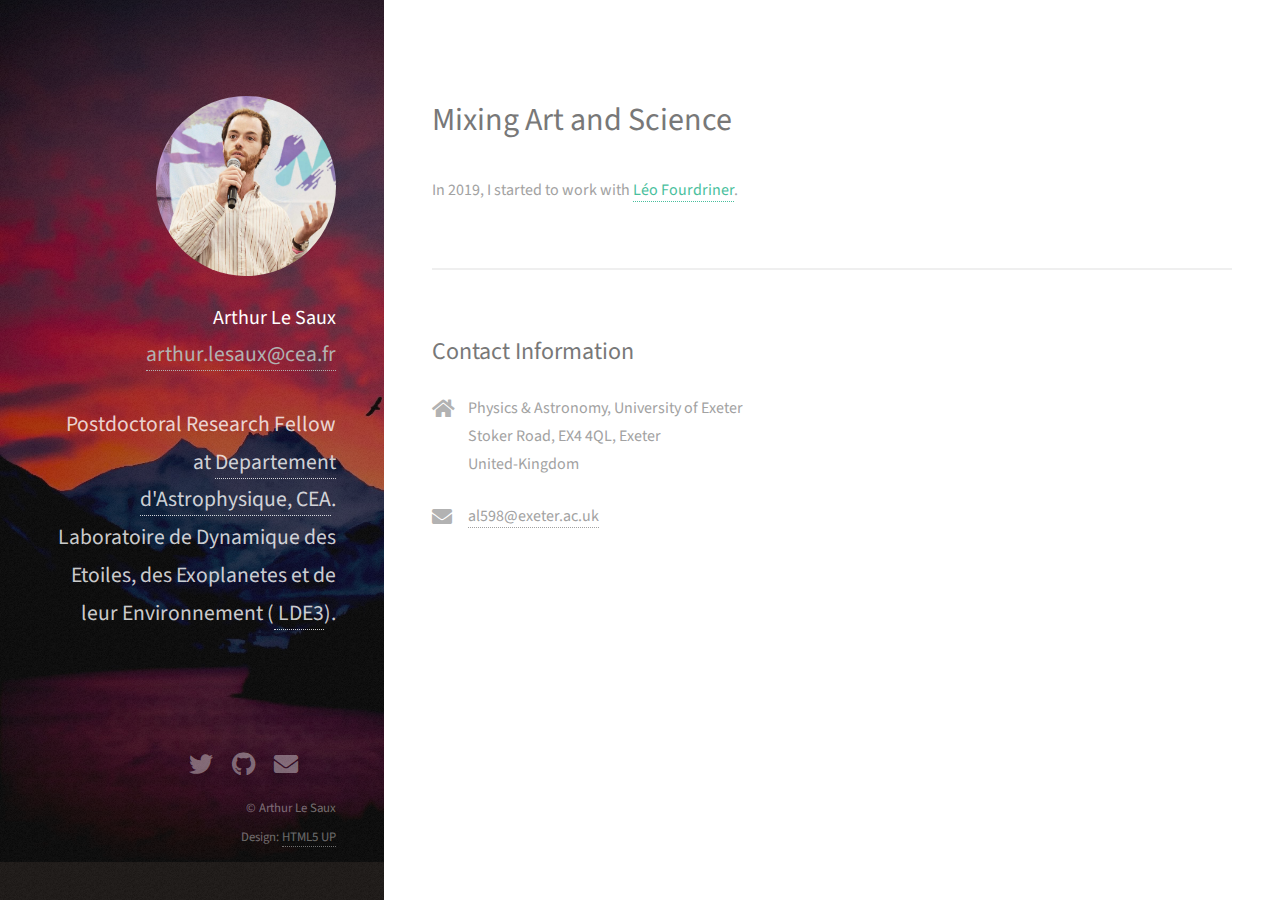
<file: art_collab.html>
<!DOCTYPE HTML>
<!--
	Strata by HTML5 UP
	html5up.net | @ajlkn
	Free for personal and commercial use under the CCA 3.0 license (html5up.net/license)
-->
<html>
	<head>
		<title>Arthur Le Saux</title>
		<meta charset="utf-8" />
		<meta name="viewport" content="width=device-width, initial-scale=2, user-scalable=no" />
		<link rel="stylesheet" href="assets/css/main.css" />
	</head>
	<body class="is-preload">

		<!-- Header -->
			<header id="header">
				<div class="inner">
					<a href="./index.html" class="image avatar"><img src="images/me_murex.jpg" alt="" /></a>
					<h1><strong>Arthur Le Saux</strong></h1>
                    <h2><p> <a href="mailto:arthur.lesaux@cea.fr">arthur.lesaux@cea.fr</a> </p>
					Postdoctoral Research Fellow at <a href="https://irfu.cea.fr/dap/index.php">Departement d'Astrophysique, CEA</a>. <br>
				  Laboratoire de Dynamique des Etoiles, des Exoplanetes et de leur Environnement (<a href="https://irfu.cea.fr/dap/LDEE/index.php"> LDE3</a>).</h2>
				</div>
			</header>

		<!-- Main -->
			<div id="main">

				<!-- One -->
					<section id="one">
						<header class="major">
							<h2>Mixing Art and Science</h2>
						<!-- 	<p> <a href="mailto:al598@exeter.ac.uk">al598@exeter.ac.uk</a> </p> -->
						</header>
						<p> In 2019, I started to work with <a href="https://leofourdrinier.fr/">Léo Fourdriner</a>. </p>
            <!--  <p>  </p>
						<ul class="actions">
							<li><a href="./CV_Arthur_LE_SAUX.pdf" class="button">CV</a></li> <li><a href="https://ui.adsabs.harvard.edu/search/q=author%3A%22Le%20Saux%2C%20A.%22&sort=date%20desc%2C%20bibcode%20desc&p_=0" class="button">Publications</a></li>
						</ul>
						-->
					</section>


				<!-- Two -->
					<!--
					<section id="article1">
						<h2>An asteroseismic expedition for the missing physics in stellar evolution</h2>
						<p><i><b>Le Saux A.</b>, Bellinger E. P., Basu S. et al. (in prep)</i></p>
            <p> To date, most methods used to perform inversions are linear. This can introduce errors, particularly for evolved stars. Thus we
							propose here a method based on non-linear inversion. Here we propose to build static stellar models with
							a flexible composition profile and to use a stellar evolution code to relax these models, i.e. to solve the full non-linear equations of
							stellar structure. The composition profiles that are compatible with the stellar oscillation data are sought using a Markov chain Monte
							Carlo (MCMC) method.
					 </p>
						<ul class="actions">
							<li><a href="https://kspa.soe.ucsc.edu/sites/default/files/KASP2021_report_project_Arthur_Le_Saux.pdf" class="button" target="_blank" rel="noopener noreferrer">Project report</a></li>
						</ul>
					</section>
					-->


				<!-- Three -->
					<section id="three">
						<h2>Contact Information</h2>
						<!-- <p>Accumsan pellentesque commodo blandit enim arcu non at amet id arcu magna. Accumsan orci faucibus id eu lorem semper nunc nisi lorem vulputate lorem neque lorem ipsum dolor.</p>
						<div class="row">
							<div class="col-8 col-12-small">
								<form method="post" action="#">
									<div class="row gtr-uniform gtr-50">
										<div class="col-6 col-12-xsmall"><input type="text" name="name" id="name" placeholder="Name" /></div>
										<div class="col-6 col-12-xsmall"><input type="email" name="email" id="email" placeholder="Email" /></div>
										<div class="col-12"><textarea name="message" id="message" placeholder="Message" rows="4"></textarea></div>
									</div>
								</form>
								<ul class="actions">
									<li><input type="submit" value="Send Message" /></li>
								</ul>
							</div>
						-->
							<div class="col-4 col-12-small">
								<ul class="labeled-icons">
									<li>
										<h3 class="icon solid fa-home"><span class="label">Address</span></h3>
										Physics & Astronomy, University of Exeter<br />
										Stoker Road, EX4 4QL, Exeter<br />
										United-Kingdom
									</li>
									<li>
										<!--
										<h3 class="icon solid fa-mobile-alt"><span class="label">Phone</span></h3>
										000-000-0000
									</li>
								-->
									<li>
										<h3 class="icon solid fa-envelope"><span class="label">Email</span></h3>
										<a href="mailto:al598@exeter.ac.uk">al598@exeter.ac.uk</a>
									</li>
								</ul>
							</div>
						</div>
					</section>

				<!-- Four -->
				<!--
					<section id="four">
						<h2>Elements</h2>

						<section>
							<h4>Text</h4>
							<p>This is <b>bold</b> and this is <strong>strong</strong>. This is <i>italic</i> and this is <em>emphasized</em>.
							This is <sup>superscript</sup> text and this is <sub>subscript</sub> text.
							This is <u>underlined</u> and this is code: <code>for (;;) { ... }</code>. Finally, <a href="#">this is a link</a>.</p>
							<hr />
							<header>
								<h4>Heading with a Subtitle</h4>
								<p>Lorem ipsum dolor sit amet nullam id egestas urna aliquam</p>
							</header>
							<p>Nunc lacinia ante nunc ac lobortis. Interdum adipiscing gravida odio porttitor sem non mi integer non faucibus ornare mi ut ante amet placerat aliquet. Volutpat eu sed ante lacinia sapien lorem accumsan varius montes viverra nibh in adipiscing blandit tempus accumsan.</p>
							<header>
								<h5>Heading with a Subtitle</h5>
								<p>Lorem ipsum dolor sit amet nullam id egestas urna aliquam</p>
							</header>
							<p>Nunc lacinia ante nunc ac lobortis. Interdum adipiscing gravida odio porttitor sem non mi integer non faucibus ornare mi ut ante amet placerat aliquet. Volutpat eu sed ante lacinia sapien lorem accumsan varius montes viverra nibh in adipiscing blandit tempus accumsan.</p>
							<hr />
							<h2>Heading Level 2</h2>
							<h3>Heading Level 3</h3>
							<h4>Heading Level 4</h4>
							<h5>Heading Level 5</h5>
							<h6>Heading Level 6</h6>
							<hr />
							<h5>Blockquote</h5>
							<blockquote>Fringilla nisl. Donec accumsan interdum nisi, quis tincidunt felis sagittis eget tempus euismod. Vestibulum ante ipsum primis in faucibus vestibulum. Blandit adipiscing eu felis iaculis volutpat ac adipiscing accumsan faucibus. Vestibulum ante ipsum primis in faucibus lorem ipsum dolor sit amet nullam adipiscing eu felis.</blockquote>
							<h5>Preformatted</h5>
							<pre><code>i = 0;

while (!deck.isInOrder()) {
print 'Iteration ' + i;
deck.shuffle();
i++;
}

print 'It took ' + i + ' iterations to sort the deck.';</code></pre>
						</section>

						<section>
							<h4>Lists</h4>
							<div class="row">
								<div class="col-6 col-12-xsmall">
									<h5>Unordered</h5>
									<ul>
										<li>Dolor pulvinar etiam magna etiam.</li>
										<li>Sagittis adipiscing lorem eleifend.</li>
										<li>Felis enim feugiat dolore viverra.</li>
									</ul>
									<h5>Alternate</h5>
									<ul class="alt">
										<li>Dolor pulvinar etiam magna etiam.</li>
										<li>Sagittis adipiscing lorem eleifend.</li>
										<li>Felis enim feugiat dolore viverra.</li>
									</ul>
								</div>
								<div class="col-6 col-12-xsmall">
									<h5>Ordered</h5>
									<ol>
										<li>Dolor pulvinar etiam magna etiam.</li>
										<li>Etiam vel felis at lorem sed viverra.</li>
										<li>Felis enim feugiat dolore viverra.</li>
										<li>Dolor pulvinar etiam magna etiam.</li>
										<li>Etiam vel felis at lorem sed viverra.</li>
										<li>Felis enim feugiat dolore viverra.</li>
									</ol>
									<h5>Icons</h5>
									<ul class="icons">
										<li><a href="#" class="icon brands fa-twitter"><span class="label">Twitter</span></a></li>
										<li><a href="#" class="icon brands fa-facebook-f"><span class="label">Facebook</span></a></li>
										<li><a href="#" class="icon brands fa-instagram"><span class="label">Instagram</span></a></li>
										<li><a href="#" class="icon brands fa-github"><span class="label">Github</span></a></li>
										<li><a href="#" class="icon brands fa-dribbble"><span class="label">Dribbble</span></a></li>
										<li><a href="#" class="icon brands fa-tumblr"><span class="label">Tumblr</span></a></li>
									</ul>
								</div>
							</div>
							<h5>Actions</h5>
							<ul class="actions">
								<li><a href="#" class="button primary">Default</a></li>
								<li><a href="#" class="button">Default</a></li>
							</ul>
							<ul class="actions small">
								<li><a href="#" class="button primary small">Small</a></li>
								<li><a href="#" class="button small">Small</a></li>
							</ul>
							<div class="row">
								<div class="col-6 col-12-small">
									<ul class="actions stacked">
										<li><a href="#" class="button primary">Default</a></li>
										<li><a href="#" class="button">Default</a></li>
									</ul>
								</div>
								<div class="col-6 col-12-small">
									<ul class="actions stacked">
										<li><a href="#" class="button primary small">Small</a></li>
										<li><a href="#" class="button small">Small</a></li>
									</ul>
								</div>
								<div class="col-6 col-12-small">
									<ul class="actions stacked">
										<li><a href="#" class="button primary fit">Default</a></li>
										<li><a href="#" class="button fit">Default</a></li>
									</ul>
								</div>
								<div class="col-6 col-12-small">
									<ul class="actions stacked">
										<li><a href="#" class="button primary small fit">Small</a></li>
										<li><a href="#" class="button small fit">Small</a></li>
									</ul>
								</div>
							</div>
						</section>

						<section>
							<h4>Table</h4>
							<h5>Default</h5>
							<div class="table-wrapper">
								<table>
									<thead>
										<tr>
											<th>Name</th>
											<th>Description</th>
											<th>Price</th>
										</tr>
									</thead>
									<tbody>
										<tr>
											<td>Item One</td>
											<td>Ante turpis integer aliquet porttitor.</td>
											<td>29.99</td>
										</tr>
										<tr>
											<td>Item Two</td>
											<td>Vis ac commodo adipiscing arcu aliquet.</td>
											<td>19.99</td>
										</tr>
										<tr>
											<td>Item Three</td>
											<td> Morbi faucibus arcu accumsan lorem.</td>
											<td>29.99</td>
										</tr>
										<tr>
											<td>Item Four</td>
											<td>Vitae integer tempus condimentum.</td>
											<td>19.99</td>
										</tr>
										<tr>
											<td>Item Five</td>
											<td>Ante turpis integer aliquet porttitor.</td>
											<td>29.99</td>
										</tr>
									</tbody>
									<tfoot>
										<tr>
											<td colspan="2"></td>
											<td>100.00</td>
										</tr>
									</tfoot>
								</table>
							</div>

							<h5>Alternate</h5>
							<div class="table-wrapper">
								<table class="alt">
									<thead>
										<tr>
											<th>Name</th>
											<th>Description</th>
											<th>Price</th>
										</tr>
									</thead>
									<tbody>
										<tr>
											<td>Item One</td>
											<td>Ante turpis integer aliquet porttitor.</td>
											<td>29.99</td>
										</tr>
										<tr>
											<td>Item Two</td>
											<td>Vis ac commodo adipiscing arcu aliquet.</td>
											<td>19.99</td>
										</tr>
										<tr>
											<td>Item Three</td>
											<td> Morbi faucibus arcu accumsan lorem.</td>
											<td>29.99</td>
										</tr>
										<tr>
											<td>Item Four</td>
											<td>Vitae integer tempus condimentum.</td>
											<td>19.99</td>
										</tr>
										<tr>
											<td>Item Five</td>
											<td>Ante turpis integer aliquet porttitor.</td>
											<td>29.99</td>
										</tr>
									</tbody>
									<tfoot>
										<tr>
											<td colspan="2"></td>
											<td>100.00</td>
										</tr>
									</tfoot>
								</table>
							</div>
						</section>

						<section>
							<h4>Buttons</h4>
							<ul class="actions">
								<li><a href="#" class="button primary">Primary</a></li>
								<li><a href="#" class="button">Default</a></li>
							</ul>
							<ul class="actions">
								<li><a href="#" class="button large">Large</a></li>
								<li><a href="#" class="button">Default</a></li>
								<li><a href="#" class="button small">Small</a></li>
							</ul>
							<ul class="actions fit">
								<li><a href="#" class="button primary fit">Fit</a></li>
								<li><a href="#" class="button fit">Fit</a></li>
							</ul>
							<ul class="actions fit small">
								<li><a href="#" class="button primary fit small">Fit + Small</a></li>
								<li><a href="#" class="button fit small">Fit + Small</a></li>
							</ul>
							<ul class="actions">
								<li><a href="#" class="button primary icon solid fa-download">Icon</a></li>
								<li><a href="#" class="button icon solid fa-download">Icon</a></li>
							</ul>
							<ul class="actions">
								<li><span class="button primary disabled">Primary</span></li>
								<li><span class="button disabled">Default</span></li>
							</ul>
						</section>

						<section>
							<h4>Form</h4>
							<form method="post" action="#">
								<div class="row gtr-uniform gtr-50">
									<div class="col-6 col-12-xsmall">
										<input type="text" name="demo-name" id="demo-name" value="" placeholder="Name" />
									</div>
									<div class="col-6 col-12-xsmall">
										<input type="email" name="demo-email" id="demo-email" value="" placeholder="Email" />
									</div>
									<div class="col-12">
										<select name="demo-category" id="demo-category">
											<option value="">- Category -</option>
											<option value="1">Manufacturing</option>
											<option value="1">Shipping</option>
											<option value="1">Administration</option>
											<option value="1">Human Resources</option>
										</select>
									</div>
									<div class="col-4 col-12-small">
										<input type="radio" id="demo-priority-low" name="demo-priority" checked>
										<label for="demo-priority-low">Low Priority</label>
									</div>
									<div class="col-4 col-12-small">
										<input type="radio" id="demo-priority-normal" name="demo-priority">
										<label for="demo-priority-normal">Normal Priority</label>
									</div>
									<div class="col-4 col-12-small">
										<input type="radio" id="demo-priority-high" name="demo-priority">
										<label for="demo-priority-high">High Priority</label>
									</div>
									<div class="col-6 col-12-small">
										<input type="checkbox" id="demo-copy" name="demo-copy">
										<label for="demo-copy">Email me a copy of this message</label>
									</div>
									<div class="col-6 col-12-small">
										<input type="checkbox" id="demo-human" name="demo-human" checked>
										<label for="demo-human">I am a human and not a robot</label>
									</div>
									<div class="col-12">
										<textarea name="demo-message" id="demo-message" placeholder="Enter your message" rows="6"></textarea>
									</div>
									<div class="col-12">
										<ul class="actions">
											<li><input type="submit" value="Send Message" class="primary" /></li>
											<li><input type="reset" value="Reset" /></li>
										</ul>
									</div>
								</div>
							</form>
						</section>

						<section>
							<h4>Image</h4>
							<h5>Fit</h5>
							<div class="box alt">
								<div class="row gtr-50 gtr-uniform">
									<div class="col-12"><span class="image fit"><img src="images/fulls/05.jpg" alt="" /></span></div>
									<div class="col-4"><span class="image fit"><img src="images/thumbs/01.jpg" alt="" /></span></div>
									<div class="col-4"><span class="image fit"><img src="images/thumbs/02.jpg" alt="" /></span></div>
									<div class="col-4"><span class="image fit"><img src="images/thumbs/03.jpg" alt="" /></span></div>
									<div class="col-4"><span class="image fit"><img src="images/thumbs/04.jpg" alt="" /></span></div>
									<div class="col-4"><span class="image fit"><img src="images/thumbs/05.jpg" alt="" /></span></div>
									<div class="col-4"><span class="image fit"><img src="images/thumbs/06.jpg" alt="" /></span></div>
									<div class="col-4"><span class="image fit"><img src="images/thumbs/03.jpg" alt="" /></span></div>
									<div class="col-4"><span class="image fit"><img src="images/thumbs/02.jpg" alt="" /></span></div>
									<div class="col-4"><span class="image fit"><img src="images/thumbs/01.jpg" alt="" /></span></div>
								</div>
							</div>
							<h5>Left &amp; Right</h5>
							<p><span class="image left"><img src="images/avatar.jpg" alt="" /></span>Fringilla nisl. Donec accumsan interdum nisi, quis tincidunt felis sagittis eget. tempus euismod. Vestibulum ante ipsum primis in faucibus vestibulum. Blandit adipiscing eu felis iaculis volutpat ac adipiscing accumsan eu faucibus. Integer ac pellentesque praesent tincidunt felis sagittis eget. tempus euismod. Vestibulum ante ipsum primis in faucibus vestibulum. Blandit adipiscing eu felis iaculis volutpat ac adipiscing accumsan eu faucibus. Integer ac pellentesque praesent. Donec accumsan interdum nisi, quis tincidunt felis sagittis eget. tempus euismod. Vestibulum ante ipsum primis in faucibus vestibulum. Blandit adipiscing eu felis iaculis volutpat ac adipiscing accumsan eu faucibus. Integer ac pellentesque praesent tincidunt felis sagittis eget. tempus euismod. Vestibulum ante ipsum primis in faucibus vestibulum. Blandit adipiscing eu felis iaculis volutpat ac adipiscing accumsan eu faucibus. Integer ac pellentesque praesent.</p>
							<p><span class="image right"><img src="images/avatar.jpg" alt="" /></span>Fringilla nisl. Donec accumsan interdum nisi, quis tincidunt felis sagittis eget. tempus euismod. Vestibulum ante ipsum primis in faucibus vestibulum. Blandit adipiscing eu felis iaculis volutpat ac adipiscing accumsan eu faucibus. Integer ac pellentesque praesent tincidunt felis sagittis eget. tempus euismod. Vestibulum ante ipsum primis in faucibus vestibulum. Blandit adipiscing eu felis iaculis volutpat ac adipiscing accumsan eu faucibus. Integer ac pellentesque praesent. Donec accumsan interdum nisi, quis tincidunt felis sagittis eget. tempus euismod. Vestibulum ante ipsum primis in faucibus vestibulum. Blandit adipiscing eu felis iaculis volutpat ac adipiscing accumsan eu faucibus. Integer ac pellentesque praesent tincidunt felis sagittis eget. tempus euismod. Vestibulum ante ipsum primis in faucibus vestibulum. Blandit adipiscing eu felis iaculis volutpat ac adipiscing accumsan eu faucibus. Integer ac pellentesque praesent.</p>
						</section>

					</section>
				-->

			</div>

		<!-- Footer -->
			<footer id="footer">
				<div class="inner">
					<ul class="icons">
						<li><a href="https://twitter.com/arthurlsx" class="icon brands fa-twitter"><span class="label">Twitter</span></a></li>
						<li><a href="https://github.com/arthurlesaux" class="icon brands fa-github"><span class="label">Github</span></a></li>
						<!--<li><a href="#" class="icon brands fa-dribbble"><span class="label">Dribbble</span></a></li>-->
						<li><a href="mailto:al598@exeter.ac.uk" class="icon solid fa-envelope"><span class="label">Email</span></a></li>
						<li><a style="orcid.logo.icon.svg" href="https://orcid.org/0000-0002-6686-7956"><i class="icon orcid.logo.icon.svg"></i> </a></li>
						<li><a href="https://orcid.org/0000-0002-6686-7956" target=_blank rel=noopener aria-label=orcid><i class="ai ai-orcid big-icon"></i></a></li>
					</ul>
					<ul class="copyright">
						<li>&copy; Arthur Le Saux</li><li>Design: <a href="http://html5up.net">HTML5 UP</a></li>
					</ul>
				</div>
			</footer>

		<!-- Scripts -->
			<script src="assets/js/jquery.min.js"></script>
			<script src="assets/js/jquery.poptrox.min.js"></script>
			<script src="assets/js/browser.min.js"></script>
			<script src="assets/js/breakpoints.min.js"></script>
			<script src="assets/js/util.js"></script>
			<script src="assets/js/main.js"></script>

	</body>
</html>
</file>
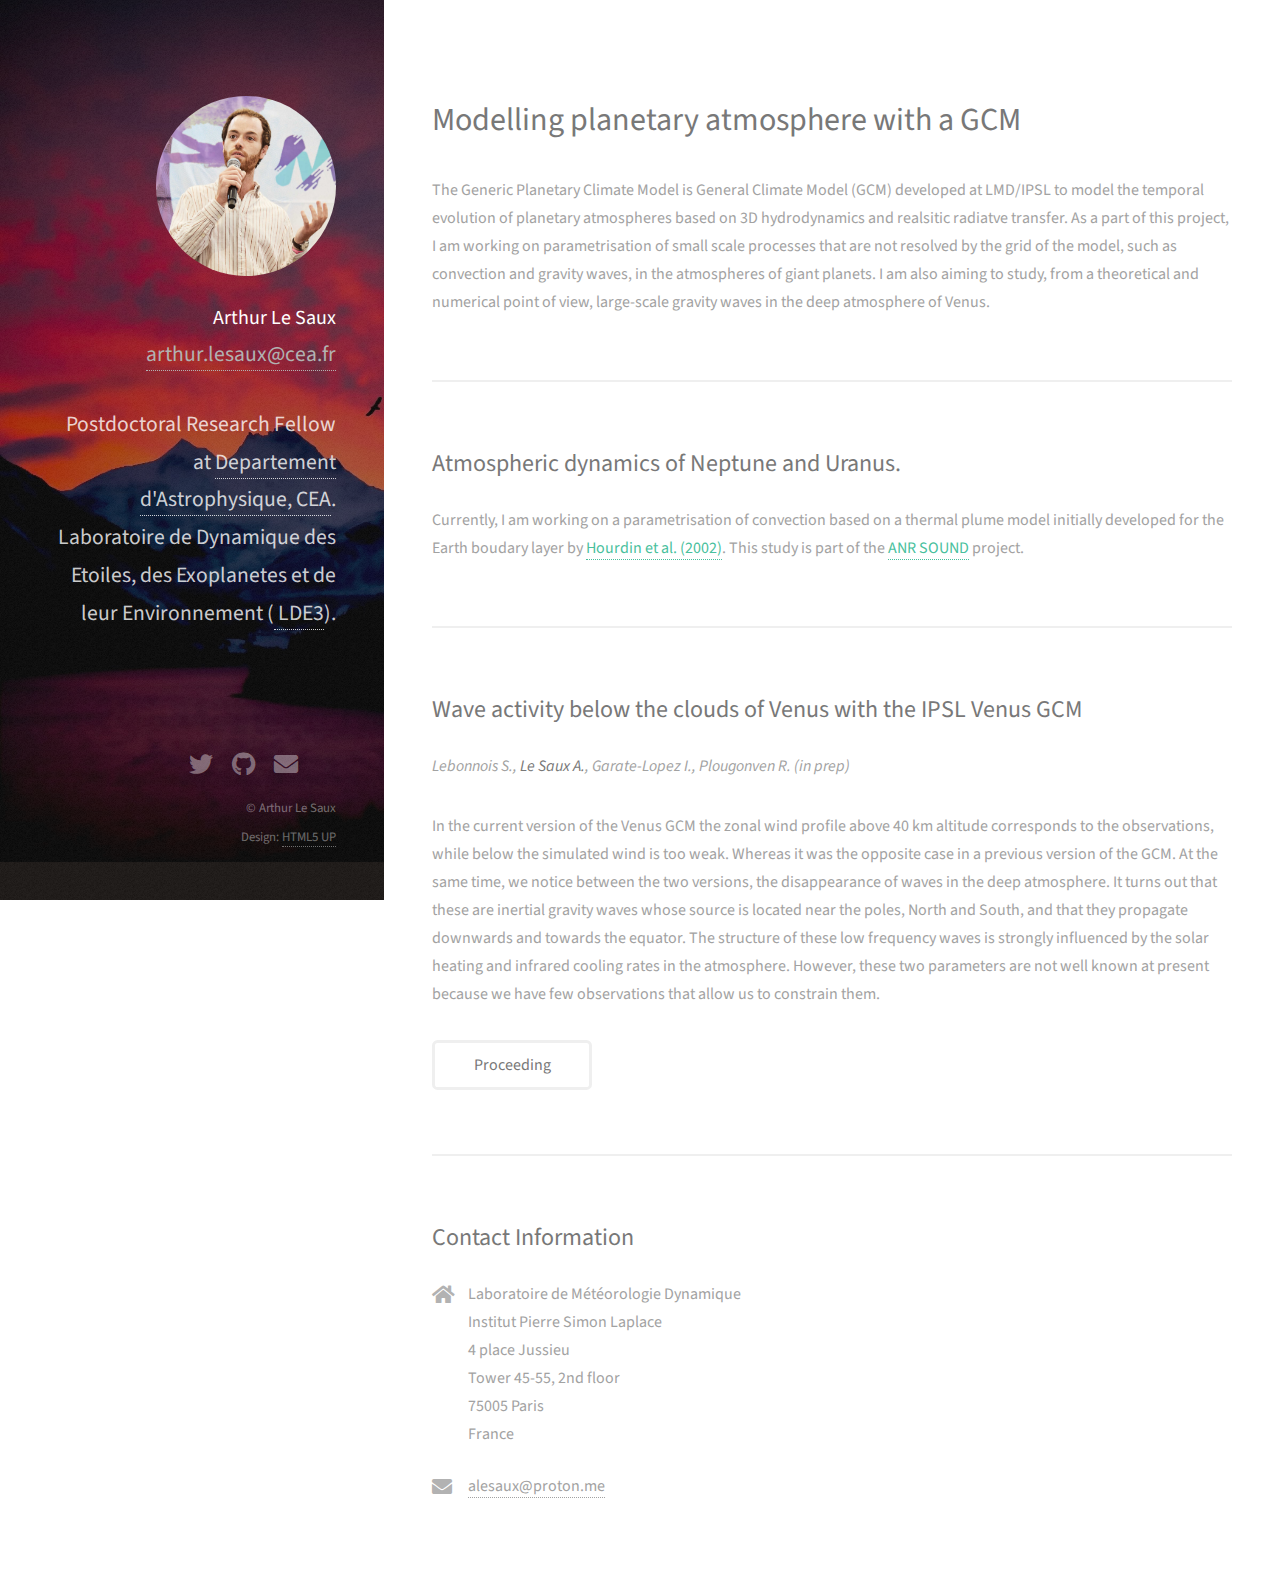
<file: atmospheres.html>
<!DOCTYPE HTML>
<!--
	Strata by HTML5 UP
	html5up.net | @ajlkn
	Free for personal and commercial use under the CCA 3.0 license (html5up.net/license)
-->
<html>
	<head>
		<title>Arthur Le Saux</title>
		<meta charset="utf-8" />
		<meta name="viewport" content="width=device-width, initial-scale=2, user-scalable=no" />
		<link rel="stylesheet" href="assets/css/main.css" />
	</head>
	<body class="is-preload">

		<!-- Header -->
			<header id="header">
				<div class="inner">
					<a href="./index.html" class="image avatar"><img src="images/me_murex.jpg" alt="" /></a>
					<h1><strong>Arthur Le Saux</strong></h1>
                    <h2><p> <a href="mailto:arthur.lesaux@cea.fr">arthur.lesaux@cea.fr</a> </p>
					Postdoctoral Research Fellow at <a href="https://irfu.cea.fr/dap/index.php">Departement d'Astrophysique, CEA</a>. <br>
				  Laboratoire de Dynamique des Etoiles, des Exoplanetes et de leur Environnement (<a href="https://irfu.cea.fr/dap/LDEE/index.php"> LDE3</a>).</h2>
				</div>
			</header>

		<!-- Main -->
			<div id="main">

				<!-- One -->
					<section id="one">
						<header class="major">
							<h2>Modelling planetary atmosphere with a GCM</h2>
						<!-- 	<p> <a href="mailto:al598@exeter.ac.uk">al598@exeter.ac.uk</a> </p> -->
						</header>
						<p> The Generic Planetary Climate Model is General Climate Model (GCM) developed at LMD/IPSL to model the temporal evolution of planetary atmospheres based on 3D hydrodynamics and realsitic radiatve transfer.
							As a part of this project, I am working on parametrisation of small scale processes that are not resolved by the grid of the model, such as convection and gravity waves, in the atmospheres of giant planets.
							I am also aiming to study, from a theoretical and numerical point of view, large-scale gravity waves in the deep atmosphere of Venus.
						</p>
            <!--  <p>  </p>
						<ul class="actions">
							<li><a href="./CV_Arthur_LE_SAUX.pdf" class="button">CV</a></li> <li><a href="https://ui.adsabs.harvard.edu/search/q=author%3A%22Le%20Saux%2C%20A.%22&sort=date%20desc%2C%20bibcode%20desc&p_=0" class="button">Publications</a></li>
						</ul>
						-->
					</section>

					<!-- Two -->
						<section id="article1">
							<h2>Atmospheric dynamics of Neptune and Uranus.</h2>
	            <p> Currently, I am working on a parametrisation of convection based on a thermal plume model initially developed for the Earth boudary layer by <a href="https://ui.adsabs.harvard.edu/abs/2002JAtS...59.1105H/citations"> Hourdin et al. (2002)</a>.
								This study is part of the <a href="https://web.lmd.jussieu.fr/~sguerlet/sound.html">ANR SOUND</a> project.
						 </p>
						</section>

				<!-- Two -->
					<section id="article2">
						<h2>Wave activity below the clouds of Venus with the IPSL Venus GCM</h2>
						<p><i> Lebonnois S., <b>Le Saux A.</b>, Garate-Lopez I., Plougonven R. (in prep)</i></p>
            <p> In the current version of the Venus GCM the zonal wind profile above 40 km altitude corresponds to the observations, while below the simulated wind is too weak. Whereas it was the opposite case in a previous version of the GCM.
						At the same time, we notice between the two versions, the disappearance of waves in the deep atmosphere.
						It turns out that these are inertial gravity waves whose source is located near the poles, North and South, and that they propagate downwards and towards the equator. The structure of these low frequency waves is strongly influenced by the solar heating and infrared cooling rates in the atmosphere.
						However, these two parameters are not well known at present because we have few observations that allow us to constrain them.
					 </p>
						<ul class="actions">
							<li><a href="https://meetingorganizer.copernicus.org/EGU2019/EGU2019-14183.pdf" class="button" target="_blank" rel="noopener noreferrer">Proceeding</a></li>
						</ul>
					</section>


				<!-- Three -->
					<section id="three">
						<h2>Contact Information</h2>
						<!-- <p>Accumsan pellentesque commodo blandit enim arcu non at amet id arcu magna. Accumsan orci faucibus id eu lorem semper nunc nisi lorem vulputate lorem neque lorem ipsum dolor.</p>
						<div class="row">
							<div class="col-8 col-12-small">
								<form method="post" action="#">
									<div class="row gtr-uniform gtr-50">
										<div class="col-6 col-12-xsmall"><input type="text" name="name" id="name" placeholder="Name" /></div>
										<div class="col-6 col-12-xsmall"><input type="email" name="email" id="email" placeholder="Email" /></div>
										<div class="col-12"><textarea name="message" id="message" placeholder="Message" rows="4"></textarea></div>
									</div>
								</form>
								<ul class="actions">
									<li><input type="submit" value="Send Message" /></li>
								</ul>
							</div>
						-->
							<div class="col-4 col-12-small">
								<ul class="labeled-icons">
									<li>
										<h3 class="icon solid fa-home"><span class="label">Address</span></h3>
										Laboratoire de Météorologie Dynamique<br />
                    Institut Pierre Simon Laplace<br />
										4 place Jussieu<br />
                    Tower 45-55, 2nd floor<br />
                    75005 Paris<br />
										France
									</li>
									<li>
										<!--
										<h3 class="icon solid fa-mobile-alt"><span class="label">Phone</span></h3>
										000-000-0000
									</li>
								-->
									<li>
										<h3 class="icon solid fa-envelope"><span class="label">Email</span></h3>
										<a href="mailto:alesaux@proton.me">alesaux@proton.me</a>
									</li>
								</ul>
							</div>
						</div>
					</section>

				<!-- Four -->
				<!--
					<section id="four">
						<h2>Elements</h2>

						<section>
							<h4>Text</h4>
							<p>This is <b>bold</b> and this is <strong>strong</strong>. This is <i>italic</i> and this is <em>emphasized</em>.
							This is <sup>superscript</sup> text and this is <sub>subscript</sub> text.
							This is <u>underlined</u> and this is code: <code>for (;;) { ... }</code>. Finally, <a href="#">this is a link</a>.</p>
							<hr />
							<header>
								<h4>Heading with a Subtitle</h4>
								<p>Lorem ipsum dolor sit amet nullam id egestas urna aliquam</p>
							</header>
							<p>Nunc lacinia ante nunc ac lobortis. Interdum adipiscing gravida odio porttitor sem non mi integer non faucibus ornare mi ut ante amet placerat aliquet. Volutpat eu sed ante lacinia sapien lorem accumsan varius montes viverra nibh in adipiscing blandit tempus accumsan.</p>
							<header>
								<h5>Heading with a Subtitle</h5>
								<p>Lorem ipsum dolor sit amet nullam id egestas urna aliquam</p>
							</header>
							<p>Nunc lacinia ante nunc ac lobortis. Interdum adipiscing gravida odio porttitor sem non mi integer non faucibus ornare mi ut ante amet placerat aliquet. Volutpat eu sed ante lacinia sapien lorem accumsan varius montes viverra nibh in adipiscing blandit tempus accumsan.</p>
							<hr />
							<h2>Heading Level 2</h2>
							<h3>Heading Level 3</h3>
							<h4>Heading Level 4</h4>
							<h5>Heading Level 5</h5>
							<h6>Heading Level 6</h6>
							<hr />
							<h5>Blockquote</h5>
							<blockquote>Fringilla nisl. Donec accumsan interdum nisi, quis tincidunt felis sagittis eget tempus euismod. Vestibulum ante ipsum primis in faucibus vestibulum. Blandit adipiscing eu felis iaculis volutpat ac adipiscing accumsan faucibus. Vestibulum ante ipsum primis in faucibus lorem ipsum dolor sit amet nullam adipiscing eu felis.</blockquote>
							<h5>Preformatted</h5>
							<pre><code>i = 0;

while (!deck.isInOrder()) {
print 'Iteration ' + i;
deck.shuffle();
i++;
}

print 'It took ' + i + ' iterations to sort the deck.';</code></pre>
						</section>

						<section>
							<h4>Lists</h4>
							<div class="row">
								<div class="col-6 col-12-xsmall">
									<h5>Unordered</h5>
									<ul>
										<li>Dolor pulvinar etiam magna etiam.</li>
										<li>Sagittis adipiscing lorem eleifend.</li>
										<li>Felis enim feugiat dolore viverra.</li>
									</ul>
									<h5>Alternate</h5>
									<ul class="alt">
										<li>Dolor pulvinar etiam magna etiam.</li>
										<li>Sagittis adipiscing lorem eleifend.</li>
										<li>Felis enim feugiat dolore viverra.</li>
									</ul>
								</div>
								<div class="col-6 col-12-xsmall">
									<h5>Ordered</h5>
									<ol>
										<li>Dolor pulvinar etiam magna etiam.</li>
										<li>Etiam vel felis at lorem sed viverra.</li>
										<li>Felis enim feugiat dolore viverra.</li>
										<li>Dolor pulvinar etiam magna etiam.</li>
										<li>Etiam vel felis at lorem sed viverra.</li>
										<li>Felis enim feugiat dolore viverra.</li>
									</ol>
									<h5>Icons</h5>
									<ul class="icons">
										<li><a href="#" class="icon brands fa-twitter"><span class="label">Twitter</span></a></li>
										<li><a href="#" class="icon brands fa-facebook-f"><span class="label">Facebook</span></a></li>
										<li><a href="#" class="icon brands fa-instagram"><span class="label">Instagram</span></a></li>
										<li><a href="#" class="icon brands fa-github"><span class="label">Github</span></a></li>
										<li><a href="#" class="icon brands fa-dribbble"><span class="label">Dribbble</span></a></li>
										<li><a href="#" class="icon brands fa-tumblr"><span class="label">Tumblr</span></a></li>
									</ul>
								</div>
							</div>
							<h5>Actions</h5>
							<ul class="actions">
								<li><a href="#" class="button primary">Default</a></li>
								<li><a href="#" class="button">Default</a></li>
							</ul>
							<ul class="actions small">
								<li><a href="#" class="button primary small">Small</a></li>
								<li><a href="#" class="button small">Small</a></li>
							</ul>
							<div class="row">
								<div class="col-6 col-12-small">
									<ul class="actions stacked">
										<li><a href="#" class="button primary">Default</a></li>
										<li><a href="#" class="button">Default</a></li>
									</ul>
								</div>
								<div class="col-6 col-12-small">
									<ul class="actions stacked">
										<li><a href="#" class="button primary small">Small</a></li>
										<li><a href="#" class="button small">Small</a></li>
									</ul>
								</div>
								<div class="col-6 col-12-small">
									<ul class="actions stacked">
										<li><a href="#" class="button primary fit">Default</a></li>
										<li><a href="#" class="button fit">Default</a></li>
									</ul>
								</div>
								<div class="col-6 col-12-small">
									<ul class="actions stacked">
										<li><a href="#" class="button primary small fit">Small</a></li>
										<li><a href="#" class="button small fit">Small</a></li>
									</ul>
								</div>
							</div>
						</section>

						<section>
							<h4>Table</h4>
							<h5>Default</h5>
							<div class="table-wrapper">
								<table>
									<thead>
										<tr>
											<th>Name</th>
											<th>Description</th>
											<th>Price</th>
										</tr>
									</thead>
									<tbody>
										<tr>
											<td>Item One</td>
											<td>Ante turpis integer aliquet porttitor.</td>
											<td>29.99</td>
										</tr>
										<tr>
											<td>Item Two</td>
											<td>Vis ac commodo adipiscing arcu aliquet.</td>
											<td>19.99</td>
										</tr>
										<tr>
											<td>Item Three</td>
											<td> Morbi faucibus arcu accumsan lorem.</td>
											<td>29.99</td>
										</tr>
										<tr>
											<td>Item Four</td>
											<td>Vitae integer tempus condimentum.</td>
											<td>19.99</td>
										</tr>
										<tr>
											<td>Item Five</td>
											<td>Ante turpis integer aliquet porttitor.</td>
											<td>29.99</td>
										</tr>
									</tbody>
									<tfoot>
										<tr>
											<td colspan="2"></td>
											<td>100.00</td>
										</tr>
									</tfoot>
								</table>
							</div>

							<h5>Alternate</h5>
							<div class="table-wrapper">
								<table class="alt">
									<thead>
										<tr>
											<th>Name</th>
											<th>Description</th>
											<th>Price</th>
										</tr>
									</thead>
									<tbody>
										<tr>
											<td>Item One</td>
											<td>Ante turpis integer aliquet porttitor.</td>
											<td>29.99</td>
										</tr>
										<tr>
											<td>Item Two</td>
											<td>Vis ac commodo adipiscing arcu aliquet.</td>
											<td>19.99</td>
										</tr>
										<tr>
											<td>Item Three</td>
											<td> Morbi faucibus arcu accumsan lorem.</td>
											<td>29.99</td>
										</tr>
										<tr>
											<td>Item Four</td>
											<td>Vitae integer tempus condimentum.</td>
											<td>19.99</td>
										</tr>
										<tr>
											<td>Item Five</td>
											<td>Ante turpis integer aliquet porttitor.</td>
											<td>29.99</td>
										</tr>
									</tbody>
									<tfoot>
										<tr>
											<td colspan="2"></td>
											<td>100.00</td>
										</tr>
									</tfoot>
								</table>
							</div>
						</section>

						<section>
							<h4>Buttons</h4>
							<ul class="actions">
								<li><a href="#" class="button primary">Primary</a></li>
								<li><a href="#" class="button">Default</a></li>
							</ul>
							<ul class="actions">
								<li><a href="#" class="button large">Large</a></li>
								<li><a href="#" class="button">Default</a></li>
								<li><a href="#" class="button small">Small</a></li>
							</ul>
							<ul class="actions fit">
								<li><a href="#" class="button primary fit">Fit</a></li>
								<li><a href="#" class="button fit">Fit</a></li>
							</ul>
							<ul class="actions fit small">
								<li><a href="#" class="button primary fit small">Fit + Small</a></li>
								<li><a href="#" class="button fit small">Fit + Small</a></li>
							</ul>
							<ul class="actions">
								<li><a href="#" class="button primary icon solid fa-download">Icon</a></li>
								<li><a href="#" class="button icon solid fa-download">Icon</a></li>
							</ul>
							<ul class="actions">
								<li><span class="button primary disabled">Primary</span></li>
								<li><span class="button disabled">Default</span></li>
							</ul>
						</section>

						<section>
							<h4>Form</h4>
							<form method="post" action="#">
								<div class="row gtr-uniform gtr-50">
									<div class="col-6 col-12-xsmall">
										<input type="text" name="demo-name" id="demo-name" value="" placeholder="Name" />
									</div>
									<div class="col-6 col-12-xsmall">
										<input type="email" name="demo-email" id="demo-email" value="" placeholder="Email" />
									</div>
									<div class="col-12">
										<select name="demo-category" id="demo-category">
											<option value="">- Category -</option>
											<option value="1">Manufacturing</option>
											<option value="1">Shipping</option>
											<option value="1">Administration</option>
											<option value="1">Human Resources</option>
										</select>
									</div>
									<div class="col-4 col-12-small">
										<input type="radio" id="demo-priority-low" name="demo-priority" checked>
										<label for="demo-priority-low">Low Priority</label>
									</div>
									<div class="col-4 col-12-small">
										<input type="radio" id="demo-priority-normal" name="demo-priority">
										<label for="demo-priority-normal">Normal Priority</label>
									</div>
									<div class="col-4 col-12-small">
										<input type="radio" id="demo-priority-high" name="demo-priority">
										<label for="demo-priority-high">High Priority</label>
									</div>
									<div class="col-6 col-12-small">
										<input type="checkbox" id="demo-copy" name="demo-copy">
										<label for="demo-copy">Email me a copy of this message</label>
									</div>
									<div class="col-6 col-12-small">
										<input type="checkbox" id="demo-human" name="demo-human" checked>
										<label for="demo-human">I am a human and not a robot</label>
									</div>
									<div class="col-12">
										<textarea name="demo-message" id="demo-message" placeholder="Enter your message" rows="6"></textarea>
									</div>
									<div class="col-12">
										<ul class="actions">
											<li><input type="submit" value="Send Message" class="primary" /></li>
											<li><input type="reset" value="Reset" /></li>
										</ul>
									</div>
								</div>
							</form>
						</section>

						<section>
							<h4>Image</h4>
							<h5>Fit</h5>
							<div class="box alt">
								<div class="row gtr-50 gtr-uniform">
									<div class="col-12"><span class="image fit"><img src="images/fulls/05.jpg" alt="" /></span></div>
									<div class="col-4"><span class="image fit"><img src="images/thumbs/01.jpg" alt="" /></span></div>
									<div class="col-4"><span class="image fit"><img src="images/thumbs/02.jpg" alt="" /></span></div>
									<div class="col-4"><span class="image fit"><img src="images/thumbs/03.jpg" alt="" /></span></div>
									<div class="col-4"><span class="image fit"><img src="images/thumbs/04.jpg" alt="" /></span></div>
									<div class="col-4"><span class="image fit"><img src="images/thumbs/05.jpg" alt="" /></span></div>
									<div class="col-4"><span class="image fit"><img src="images/thumbs/06.jpg" alt="" /></span></div>
									<div class="col-4"><span class="image fit"><img src="images/thumbs/03.jpg" alt="" /></span></div>
									<div class="col-4"><span class="image fit"><img src="images/thumbs/02.jpg" alt="" /></span></div>
									<div class="col-4"><span class="image fit"><img src="images/thumbs/01.jpg" alt="" /></span></div>
								</div>
							</div>
							<h5>Left &amp; Right</h5>
							<p><span class="image left"><img src="images/avatar.jpg" alt="" /></span>Fringilla nisl. Donec accumsan interdum nisi, quis tincidunt felis sagittis eget. tempus euismod. Vestibulum ante ipsum primis in faucibus vestibulum. Blandit adipiscing eu felis iaculis volutpat ac adipiscing accumsan eu faucibus. Integer ac pellentesque praesent tincidunt felis sagittis eget. tempus euismod. Vestibulum ante ipsum primis in faucibus vestibulum. Blandit adipiscing eu felis iaculis volutpat ac adipiscing accumsan eu faucibus. Integer ac pellentesque praesent. Donec accumsan interdum nisi, quis tincidunt felis sagittis eget. tempus euismod. Vestibulum ante ipsum primis in faucibus vestibulum. Blandit adipiscing eu felis iaculis volutpat ac adipiscing accumsan eu faucibus. Integer ac pellentesque praesent tincidunt felis sagittis eget. tempus euismod. Vestibulum ante ipsum primis in faucibus vestibulum. Blandit adipiscing eu felis iaculis volutpat ac adipiscing accumsan eu faucibus. Integer ac pellentesque praesent.</p>
							<p><span class="image right"><img src="images/avatar.jpg" alt="" /></span>Fringilla nisl. Donec accumsan interdum nisi, quis tincidunt felis sagittis eget. tempus euismod. Vestibulum ante ipsum primis in faucibus vestibulum. Blandit adipiscing eu felis iaculis volutpat ac adipiscing accumsan eu faucibus. Integer ac pellentesque praesent tincidunt felis sagittis eget. tempus euismod. Vestibulum ante ipsum primis in faucibus vestibulum. Blandit adipiscing eu felis iaculis volutpat ac adipiscing accumsan eu faucibus. Integer ac pellentesque praesent. Donec accumsan interdum nisi, quis tincidunt felis sagittis eget. tempus euismod. Vestibulum ante ipsum primis in faucibus vestibulum. Blandit adipiscing eu felis iaculis volutpat ac adipiscing accumsan eu faucibus. Integer ac pellentesque praesent tincidunt felis sagittis eget. tempus euismod. Vestibulum ante ipsum primis in faucibus vestibulum. Blandit adipiscing eu felis iaculis volutpat ac adipiscing accumsan eu faucibus. Integer ac pellentesque praesent.</p>
						</section>

					</section>
				-->

			</div>

		<!-- Footer -->
			<footer id="footer">
				<div class="inner">
					<ul class="icons">
						<li><a href="https://twitter.com/arthurlsx" class="icon brands fa-twitter"><span class="label">Twitter</span></a></li>
						<li><a href="https://github.com/arthurlesaux" class="icon brands fa-github"><span class="label">Github</span></a></li>
						<!--<li><a href="#" class="icon brands fa-dribbble"><span class="label">Dribbble</span></a></li>-->
						<li><a href="mailto:al598@exeter.ac.uk" class="icon solid fa-envelope"><span class="label">Email</span></a></li>
						<li><a style="orcid.logo.icon.svg" href="https://orcid.org/0000-0002-6686-7956"><i class="icon orcid.logo.icon.svg"></i> </a></li>
						<li><a href="https://orcid.org/0000-0002-6686-7956" target=_blank rel=noopener aria-label=orcid><i class="ai ai-orcid big-icon"></i></a></li>
					</ul>
					<ul class="copyright">
						<li>&copy; Arthur Le Saux</li><li>Design: <a href="http://html5up.net">HTML5 UP</a></li>
					</ul>
				</div>
			</footer>

		<!-- Scripts -->
			<script src="assets/js/jquery.min.js"></script>
			<script src="assets/js/jquery.poptrox.min.js"></script>
			<script src="assets/js/browser.min.js"></script>
			<script src="assets/js/breakpoints.min.js"></script>
			<script src="assets/js/util.js"></script>
			<script src="assets/js/main.js"></script>

	</body>
</html>
</file>
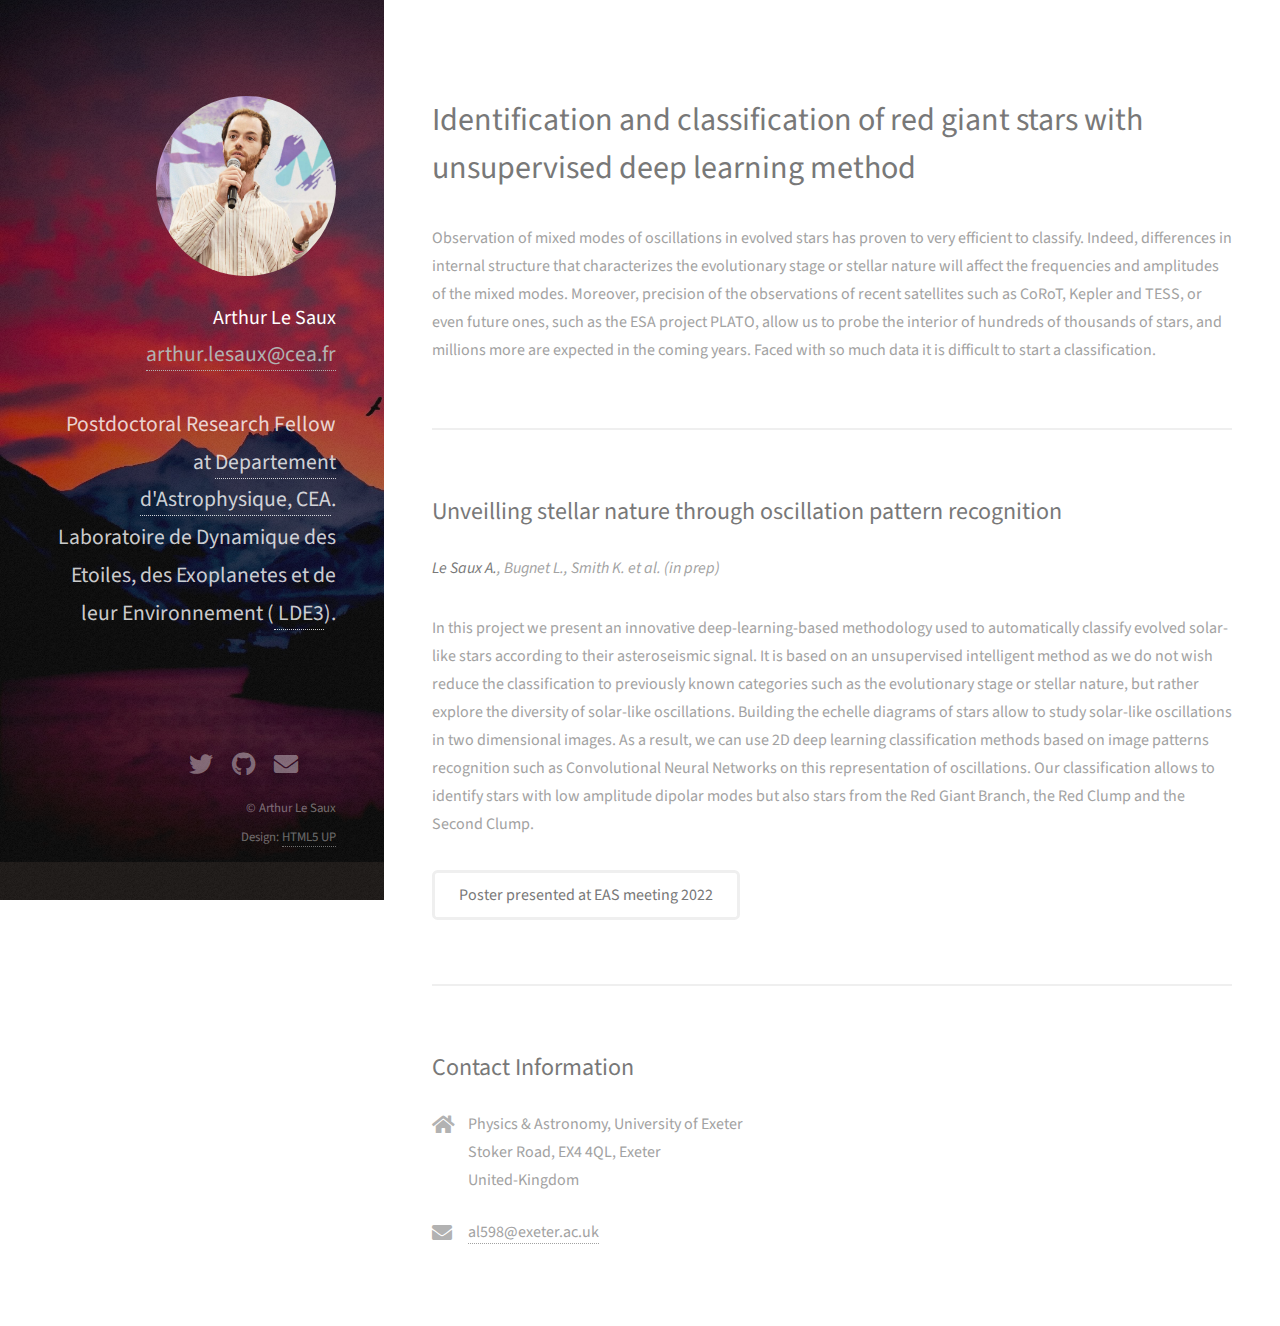
<file: identification.html>
<!DOCTYPE HTML>
<!--
	Strata by HTML5 UP
	html5up.net | @ajlkn
	Free for personal and commercial use under the CCA 3.0 license (html5up.net/license)
-->
<html>
	<head>
		<title>Arthur Le Saux</title>
		<meta charset="utf-8" />
		<meta name="viewport" content="width=device-width, initial-scale=2, user-scalable=no" />
		<link rel="stylesheet" href="assets/css/main.css" />
	</head>
	<body class="is-preload">

		<!-- Header -->
			<header id="header">
				<div class="inner">
					<a href="./index.html" class="image avatar"><img src="images/me_murex.jpg" alt="" /></a>
					<h1><strong>Arthur Le Saux</strong></h1>
                    <h2><p> <a href="mailto:arthur.lesaux@cea.fr">arthur.lesaux@cea.fr</a> </p>
					Postdoctoral Research Fellow at <a href="https://irfu.cea.fr/dap/index.php">Departement d'Astrophysique, CEA</a>. <br>
				  Laboratoire de Dynamique des Etoiles, des Exoplanetes et de leur Environnement (<a href="https://irfu.cea.fr/dap/LDEE/index.php"> LDE3</a>).</h2>
				</div>
			</header>

		<!-- Main -->
			<div id="main">

				<!-- One -->
					<section id="one">
						<header class="major">
							<h2>Identification and classification of red giant stars with unsupervised deep learning method</h2>
						<!-- 	<p> <a href="mailto:al598@exeter.ac.uk">al598@exeter.ac.uk</a> </p> -->
						</header>
						<p> Observation of mixed modes of oscillations in evolved stars has proven to very efficient to classify. Indeed, differences in internal structure that characterizes the evolutionary stage or stellar nature will affect the frequencies and amplitudes of the mixed modes.
							Moreover, precision of the observations of recent satellites such as CoRoT, Kepler and TESS, or even future ones, such as the ESA project PLATO, allow us to probe the interior of hundreds of thousands of stars, and millions more are expected in the coming years.
							Faced with so much data it is difficult to start a classification.
						</p>
            <!--  <p>  </p>
						<ul class="actions">
							<li><a href="./CV_Arthur_LE_SAUX.pdf" class="button">CV</a></li> <li><a href="https://ui.adsabs.harvard.edu/search/q=author%3A%22Le%20Saux%2C%20A.%22&sort=date%20desc%2C%20bibcode%20desc&p_=0" class="button">Publications</a></li>
						</ul>
						-->
					</section>

				<!-- Two -->
					<section id="article1">
						<h2>Unveilling stellar nature through oscillation pattern recognition</h2>
						<p><i><b>Le Saux A.</b>, Bugnet L., Smith K. et al. (in prep)</i></p>
            <p> In this project we present an innovative deep-learning-based methodology used to automatically classify evolved solar-like stars according to their asteroseismic signal.
							It is based on an unsupervised intelligent method as we do not wish reduce the classification to previously known categories such as the evolutionary stage or stellar nature, but rather explore the diversity of solar-like oscillations.
							Building the echelle diagrams of stars allow to study solar-like oscillations in two dimensional images. As a result, we can use 2D deep learning classification methods based on image patterns recognition such as Convolutional Neural Networks on this representation of oscillations.
						  Our classification allows to identify stars with low amplitude dipolar modes but also stars from the Red Giant Branch, the Red Clump and the Second Clump.
					 </p>
						<ul class="actions">
							<li><a href="./poster_EAS2022_V2.pdf" class="button" target="_blank" rel="noopener noreferrer">Poster presented at EAS meeting 2022</a></li>
						</ul>
					</section>


				<!-- Three -->
					<section id="three">
						<h2>Contact Information</h2>
						<!-- <p>Accumsan pellentesque commodo blandit enim arcu non at amet id arcu magna. Accumsan orci faucibus id eu lorem semper nunc nisi lorem vulputate lorem neque lorem ipsum dolor.</p>
						<div class="row">
							<div class="col-8 col-12-small">
								<form method="post" action="#">
									<div class="row gtr-uniform gtr-50">
										<div class="col-6 col-12-xsmall"><input type="text" name="name" id="name" placeholder="Name" /></div>
										<div class="col-6 col-12-xsmall"><input type="email" name="email" id="email" placeholder="Email" /></div>
										<div class="col-12"><textarea name="message" id="message" placeholder="Message" rows="4"></textarea></div>
									</div>
								</form>
								<ul class="actions">
									<li><input type="submit" value="Send Message" /></li>
								</ul>
							</div>
						-->
							<div class="col-4 col-12-small">
								<ul class="labeled-icons">
									<li>
										<h3 class="icon solid fa-home"><span class="label">Address</span></h3>
										Physics & Astronomy, University of Exeter<br />
										Stoker Road, EX4 4QL, Exeter<br />
										United-Kingdom
									</li>
									<li>
										<!--
										<h3 class="icon solid fa-mobile-alt"><span class="label">Phone</span></h3>
										000-000-0000
									</li>
								-->
									<li>
										<h3 class="icon solid fa-envelope"><span class="label">Email</span></h3>
										<a href="mailto:al598@exeter.ac.uk">al598@exeter.ac.uk</a>
									</li>
								</ul>
							</div>
						</div>
					</section>

				<!-- Four -->
				<!--
					<section id="four">
						<h2>Elements</h2>

						<section>
							<h4>Text</h4>
							<p>This is <b>bold</b> and this is <strong>strong</strong>. This is <i>italic</i> and this is <em>emphasized</em>.
							This is <sup>superscript</sup> text and this is <sub>subscript</sub> text.
							This is <u>underlined</u> and this is code: <code>for (;;) { ... }</code>. Finally, <a href="#">this is a link</a>.</p>
							<hr />
							<header>
								<h4>Heading with a Subtitle</h4>
								<p>Lorem ipsum dolor sit amet nullam id egestas urna aliquam</p>
							</header>
							<p>Nunc lacinia ante nunc ac lobortis. Interdum adipiscing gravida odio porttitor sem non mi integer non faucibus ornare mi ut ante amet placerat aliquet. Volutpat eu sed ante lacinia sapien lorem accumsan varius montes viverra nibh in adipiscing blandit tempus accumsan.</p>
							<header>
								<h5>Heading with a Subtitle</h5>
								<p>Lorem ipsum dolor sit amet nullam id egestas urna aliquam</p>
							</header>
							<p>Nunc lacinia ante nunc ac lobortis. Interdum adipiscing gravida odio porttitor sem non mi integer non faucibus ornare mi ut ante amet placerat aliquet. Volutpat eu sed ante lacinia sapien lorem accumsan varius montes viverra nibh in adipiscing blandit tempus accumsan.</p>
							<hr />
							<h2>Heading Level 2</h2>
							<h3>Heading Level 3</h3>
							<h4>Heading Level 4</h4>
							<h5>Heading Level 5</h5>
							<h6>Heading Level 6</h6>
							<hr />
							<h5>Blockquote</h5>
							<blockquote>Fringilla nisl. Donec accumsan interdum nisi, quis tincidunt felis sagittis eget tempus euismod. Vestibulum ante ipsum primis in faucibus vestibulum. Blandit adipiscing eu felis iaculis volutpat ac adipiscing accumsan faucibus. Vestibulum ante ipsum primis in faucibus lorem ipsum dolor sit amet nullam adipiscing eu felis.</blockquote>
							<h5>Preformatted</h5>
							<pre><code>i = 0;

while (!deck.isInOrder()) {
print 'Iteration ' + i;
deck.shuffle();
i++;
}

print 'It took ' + i + ' iterations to sort the deck.';</code></pre>
						</section>

						<section>
							<h4>Lists</h4>
							<div class="row">
								<div class="col-6 col-12-xsmall">
									<h5>Unordered</h5>
									<ul>
										<li>Dolor pulvinar etiam magna etiam.</li>
										<li>Sagittis adipiscing lorem eleifend.</li>
										<li>Felis enim feugiat dolore viverra.</li>
									</ul>
									<h5>Alternate</h5>
									<ul class="alt">
										<li>Dolor pulvinar etiam magna etiam.</li>
										<li>Sagittis adipiscing lorem eleifend.</li>
										<li>Felis enim feugiat dolore viverra.</li>
									</ul>
								</div>
								<div class="col-6 col-12-xsmall">
									<h5>Ordered</h5>
									<ol>
										<li>Dolor pulvinar etiam magna etiam.</li>
										<li>Etiam vel felis at lorem sed viverra.</li>
										<li>Felis enim feugiat dolore viverra.</li>
										<li>Dolor pulvinar etiam magna etiam.</li>
										<li>Etiam vel felis at lorem sed viverra.</li>
										<li>Felis enim feugiat dolore viverra.</li>
									</ol>
									<h5>Icons</h5>
									<ul class="icons">
										<li><a href="#" class="icon brands fa-twitter"><span class="label">Twitter</span></a></li>
										<li><a href="#" class="icon brands fa-facebook-f"><span class="label">Facebook</span></a></li>
										<li><a href="#" class="icon brands fa-instagram"><span class="label">Instagram</span></a></li>
										<li><a href="#" class="icon brands fa-github"><span class="label">Github</span></a></li>
										<li><a href="#" class="icon brands fa-dribbble"><span class="label">Dribbble</span></a></li>
										<li><a href="#" class="icon brands fa-tumblr"><span class="label">Tumblr</span></a></li>
									</ul>
								</div>
							</div>
							<h5>Actions</h5>
							<ul class="actions">
								<li><a href="#" class="button primary">Default</a></li>
								<li><a href="#" class="button">Default</a></li>
							</ul>
							<ul class="actions small">
								<li><a href="#" class="button primary small">Small</a></li>
								<li><a href="#" class="button small">Small</a></li>
							</ul>
							<div class="row">
								<div class="col-6 col-12-small">
									<ul class="actions stacked">
										<li><a href="#" class="button primary">Default</a></li>
										<li><a href="#" class="button">Default</a></li>
									</ul>
								</div>
								<div class="col-6 col-12-small">
									<ul class="actions stacked">
										<li><a href="#" class="button primary small">Small</a></li>
										<li><a href="#" class="button small">Small</a></li>
									</ul>
								</div>
								<div class="col-6 col-12-small">
									<ul class="actions stacked">
										<li><a href="#" class="button primary fit">Default</a></li>
										<li><a href="#" class="button fit">Default</a></li>
									</ul>
								</div>
								<div class="col-6 col-12-small">
									<ul class="actions stacked">
										<li><a href="#" class="button primary small fit">Small</a></li>
										<li><a href="#" class="button small fit">Small</a></li>
									</ul>
								</div>
							</div>
						</section>

						<section>
							<h4>Table</h4>
							<h5>Default</h5>
							<div class="table-wrapper">
								<table>
									<thead>
										<tr>
											<th>Name</th>
											<th>Description</th>
											<th>Price</th>
										</tr>
									</thead>
									<tbody>
										<tr>
											<td>Item One</td>
											<td>Ante turpis integer aliquet porttitor.</td>
											<td>29.99</td>
										</tr>
										<tr>
											<td>Item Two</td>
											<td>Vis ac commodo adipiscing arcu aliquet.</td>
											<td>19.99</td>
										</tr>
										<tr>
											<td>Item Three</td>
											<td> Morbi faucibus arcu accumsan lorem.</td>
											<td>29.99</td>
										</tr>
										<tr>
											<td>Item Four</td>
											<td>Vitae integer tempus condimentum.</td>
											<td>19.99</td>
										</tr>
										<tr>
											<td>Item Five</td>
											<td>Ante turpis integer aliquet porttitor.</td>
											<td>29.99</td>
										</tr>
									</tbody>
									<tfoot>
										<tr>
											<td colspan="2"></td>
											<td>100.00</td>
										</tr>
									</tfoot>
								</table>
							</div>

							<h5>Alternate</h5>
							<div class="table-wrapper">
								<table class="alt">
									<thead>
										<tr>
											<th>Name</th>
											<th>Description</th>
											<th>Price</th>
										</tr>
									</thead>
									<tbody>
										<tr>
											<td>Item One</td>
											<td>Ante turpis integer aliquet porttitor.</td>
											<td>29.99</td>
										</tr>
										<tr>
											<td>Item Two</td>
											<td>Vis ac commodo adipiscing arcu aliquet.</td>
											<td>19.99</td>
										</tr>
										<tr>
											<td>Item Three</td>
											<td> Morbi faucibus arcu accumsan lorem.</td>
											<td>29.99</td>
										</tr>
										<tr>
											<td>Item Four</td>
											<td>Vitae integer tempus condimentum.</td>
											<td>19.99</td>
										</tr>
										<tr>
											<td>Item Five</td>
											<td>Ante turpis integer aliquet porttitor.</td>
											<td>29.99</td>
										</tr>
									</tbody>
									<tfoot>
										<tr>
											<td colspan="2"></td>
											<td>100.00</td>
										</tr>
									</tfoot>
								</table>
							</div>
						</section>

						<section>
							<h4>Buttons</h4>
							<ul class="actions">
								<li><a href="#" class="button primary">Primary</a></li>
								<li><a href="#" class="button">Default</a></li>
							</ul>
							<ul class="actions">
								<li><a href="#" class="button large">Large</a></li>
								<li><a href="#" class="button">Default</a></li>
								<li><a href="#" class="button small">Small</a></li>
							</ul>
							<ul class="actions fit">
								<li><a href="#" class="button primary fit">Fit</a></li>
								<li><a href="#" class="button fit">Fit</a></li>
							</ul>
							<ul class="actions fit small">
								<li><a href="#" class="button primary fit small">Fit + Small</a></li>
								<li><a href="#" class="button fit small">Fit + Small</a></li>
							</ul>
							<ul class="actions">
								<li><a href="#" class="button primary icon solid fa-download">Icon</a></li>
								<li><a href="#" class="button icon solid fa-download">Icon</a></li>
							</ul>
							<ul class="actions">
								<li><span class="button primary disabled">Primary</span></li>
								<li><span class="button disabled">Default</span></li>
							</ul>
						</section>

						<section>
							<h4>Form</h4>
							<form method="post" action="#">
								<div class="row gtr-uniform gtr-50">
									<div class="col-6 col-12-xsmall">
										<input type="text" name="demo-name" id="demo-name" value="" placeholder="Name" />
									</div>
									<div class="col-6 col-12-xsmall">
										<input type="email" name="demo-email" id="demo-email" value="" placeholder="Email" />
									</div>
									<div class="col-12">
										<select name="demo-category" id="demo-category">
											<option value="">- Category -</option>
											<option value="1">Manufacturing</option>
											<option value="1">Shipping</option>
											<option value="1">Administration</option>
											<option value="1">Human Resources</option>
										</select>
									</div>
									<div class="col-4 col-12-small">
										<input type="radio" id="demo-priority-low" name="demo-priority" checked>
										<label for="demo-priority-low">Low Priority</label>
									</div>
									<div class="col-4 col-12-small">
										<input type="radio" id="demo-priority-normal" name="demo-priority">
										<label for="demo-priority-normal">Normal Priority</label>
									</div>
									<div class="col-4 col-12-small">
										<input type="radio" id="demo-priority-high" name="demo-priority">
										<label for="demo-priority-high">High Priority</label>
									</div>
									<div class="col-6 col-12-small">
										<input type="checkbox" id="demo-copy" name="demo-copy">
										<label for="demo-copy">Email me a copy of this message</label>
									</div>
									<div class="col-6 col-12-small">
										<input type="checkbox" id="demo-human" name="demo-human" checked>
										<label for="demo-human">I am a human and not a robot</label>
									</div>
									<div class="col-12">
										<textarea name="demo-message" id="demo-message" placeholder="Enter your message" rows="6"></textarea>
									</div>
									<div class="col-12">
										<ul class="actions">
											<li><input type="submit" value="Send Message" class="primary" /></li>
											<li><input type="reset" value="Reset" /></li>
										</ul>
									</div>
								</div>
							</form>
						</section>

						<section>
							<h4>Image</h4>
							<h5>Fit</h5>
							<div class="box alt">
								<div class="row gtr-50 gtr-uniform">
									<div class="col-12"><span class="image fit"><img src="images/fulls/05.jpg" alt="" /></span></div>
									<div class="col-4"><span class="image fit"><img src="images/thumbs/01.jpg" alt="" /></span></div>
									<div class="col-4"><span class="image fit"><img src="images/thumbs/02.jpg" alt="" /></span></div>
									<div class="col-4"><span class="image fit"><img src="images/thumbs/03.jpg" alt="" /></span></div>
									<div class="col-4"><span class="image fit"><img src="images/thumbs/04.jpg" alt="" /></span></div>
									<div class="col-4"><span class="image fit"><img src="images/thumbs/05.jpg" alt="" /></span></div>
									<div class="col-4"><span class="image fit"><img src="images/thumbs/06.jpg" alt="" /></span></div>
									<div class="col-4"><span class="image fit"><img src="images/thumbs/03.jpg" alt="" /></span></div>
									<div class="col-4"><span class="image fit"><img src="images/thumbs/02.jpg" alt="" /></span></div>
									<div class="col-4"><span class="image fit"><img src="images/thumbs/01.jpg" alt="" /></span></div>
								</div>
							</div>
							<h5>Left &amp; Right</h5>
							<p><span class="image left"><img src="images/avatar.jpg" alt="" /></span>Fringilla nisl. Donec accumsan interdum nisi, quis tincidunt felis sagittis eget. tempus euismod. Vestibulum ante ipsum primis in faucibus vestibulum. Blandit adipiscing eu felis iaculis volutpat ac adipiscing accumsan eu faucibus. Integer ac pellentesque praesent tincidunt felis sagittis eget. tempus euismod. Vestibulum ante ipsum primis in faucibus vestibulum. Blandit adipiscing eu felis iaculis volutpat ac adipiscing accumsan eu faucibus. Integer ac pellentesque praesent. Donec accumsan interdum nisi, quis tincidunt felis sagittis eget. tempus euismod. Vestibulum ante ipsum primis in faucibus vestibulum. Blandit adipiscing eu felis iaculis volutpat ac adipiscing accumsan eu faucibus. Integer ac pellentesque praesent tincidunt felis sagittis eget. tempus euismod. Vestibulum ante ipsum primis in faucibus vestibulum. Blandit adipiscing eu felis iaculis volutpat ac adipiscing accumsan eu faucibus. Integer ac pellentesque praesent.</p>
							<p><span class="image right"><img src="images/avatar.jpg" alt="" /></span>Fringilla nisl. Donec accumsan interdum nisi, quis tincidunt felis sagittis eget. tempus euismod. Vestibulum ante ipsum primis in faucibus vestibulum. Blandit adipiscing eu felis iaculis volutpat ac adipiscing accumsan eu faucibus. Integer ac pellentesque praesent tincidunt felis sagittis eget. tempus euismod. Vestibulum ante ipsum primis in faucibus vestibulum. Blandit adipiscing eu felis iaculis volutpat ac adipiscing accumsan eu faucibus. Integer ac pellentesque praesent. Donec accumsan interdum nisi, quis tincidunt felis sagittis eget. tempus euismod. Vestibulum ante ipsum primis in faucibus vestibulum. Blandit adipiscing eu felis iaculis volutpat ac adipiscing accumsan eu faucibus. Integer ac pellentesque praesent tincidunt felis sagittis eget. tempus euismod. Vestibulum ante ipsum primis in faucibus vestibulum. Blandit adipiscing eu felis iaculis volutpat ac adipiscing accumsan eu faucibus. Integer ac pellentesque praesent.</p>
						</section>

					</section>
				-->

			</div>

		<!-- Footer -->
			<footer id="footer">
				<div class="inner">
					<ul class="icons">
						<li><a href="https://twitter.com/arthurlsx" class="icon brands fa-twitter"><span class="label">Twitter</span></a></li>
						<li><a href="https://github.com/arthurlesaux" class="icon brands fa-github"><span class="label">Github</span></a></li>
						<!--<li><a href="#" class="icon brands fa-dribbble"><span class="label">Dribbble</span></a></li>-->
						<li><a href="mailto:al598@exeter.ac.uk" class="icon solid fa-envelope"><span class="label">Email</span></a></li>
						<li><a style="orcid.logo.icon.svg" href="https://orcid.org/0000-0002-6686-7956"><i class="icon orcid.logo.icon.svg"></i> </a></li>
						<li><a href="https://orcid.org/0000-0002-6686-7956" target=_blank rel=noopener aria-label=orcid><i class="ai ai-orcid big-icon"></i></a></li>
					</ul>
					<ul class="copyright">
						<li>&copy; Arthur Le Saux</li><li>Design: <a href="http://html5up.net">HTML5 UP</a></li>
					</ul>
				</div>
			</footer>

		<!-- Scripts -->
			<script src="assets/js/jquery.min.js"></script>
			<script src="assets/js/jquery.poptrox.min.js"></script>
			<script src="assets/js/browser.min.js"></script>
			<script src="assets/js/breakpoints.min.js"></script>
			<script src="assets/js/util.js"></script>
			<script src="assets/js/main.js"></script>

	</body>
</html>
</file>
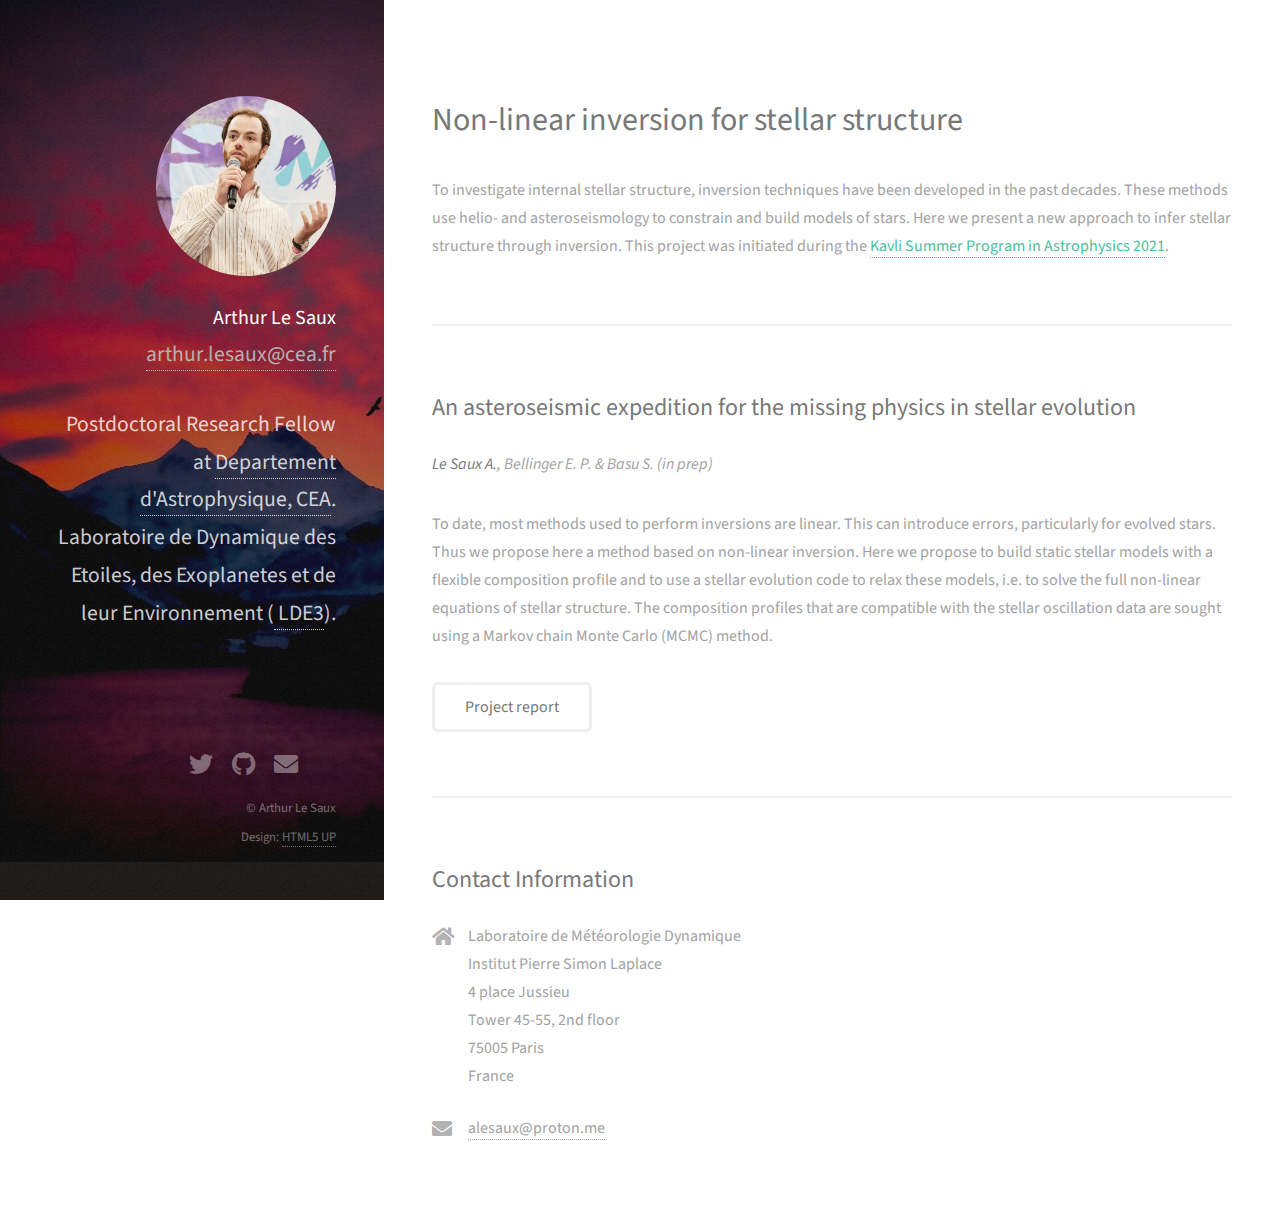
<file: non_linear_inversion.html>
<!DOCTYPE HTML>
<!--
	Strata by HTML5 UP
	html5up.net | @ajlkn
	Free for personal and commercial use under the CCA 3.0 license (html5up.net/license)
-->
<html>
	<head>
		<title>Arthur Le Saux</title>
		<meta charset="utf-8" />
		<meta name="viewport" content="width=device-width, initial-scale=2, user-scalable=no" />
		<link rel="stylesheet" href="assets/css/main.css" />
	</head>
	<body class="is-preload">

		<!-- Header -->
			<header id="header">
				<div class="inner">
					<a href="./index.html" class="image avatar"><img src="images/me_murex.jpg" alt="" /></a>
					<h1><strong>Arthur Le Saux</strong></h1>
                    <h2><p> <a href="mailto:arthur.lesaux@cea.fr">arthur.lesaux@cea.fr</a> </p>
					Postdoctoral Research Fellow at <a href="https://irfu.cea.fr/dap/index.php">Departement d'Astrophysique, CEA</a>. <br>
				  Laboratoire de Dynamique des Etoiles, des Exoplanetes et de leur Environnement (<a href="https://irfu.cea.fr/dap/LDEE/index.php"> LDE3</a>).</h2>
				</div>
			</header>

		<!-- Main -->
			<div id="main">

				<!-- One -->
					<section id="one">
						<header class="major">
							<h2>Non-linear inversion for stellar structure</h2>
						<!-- 	<p> <a href="mailto:al598@exeter.ac.uk">al598@exeter.ac.uk</a> </p> -->
						</header>
						<p> To investigate internal stellar structure, inversion techniques have been developed in the past decades. These methods use
							helio- and asteroseismology to constrain and build models of stars. Here we present a new approach to infer stellar structure through inversion.
						This project was initiated during the <a href="https://kspa.soe.ucsc.edu/2020">Kavli Summer Program in Astrophysics 2021</a>. </p>
            <!--  <p>  </p>
						<ul class="actions">
							<li><a href="./CV_Arthur_LE_SAUX.pdf" class="button">CV</a></li> <li><a href="https://ui.adsabs.harvard.edu/search/q=author%3A%22Le%20Saux%2C%20A.%22&sort=date%20desc%2C%20bibcode%20desc&p_=0" class="button">Publications</a></li>
						</ul>
						-->
					</section>

				<!-- Two -->
					<section id="article1">
						<h2>An asteroseismic expedition for the missing physics in stellar evolution</h2>
						<p><i><b>Le Saux A.</b>, Bellinger E. P. & Basu S. (in prep)</i></p>
            <p> To date, most methods used to perform inversions are linear. This can introduce errors, particularly for evolved stars. Thus we
							propose here a method based on non-linear inversion. Here we propose to build static stellar models with
							a flexible composition profile and to use a stellar evolution code to relax these models, i.e. to solve the full non-linear equations of
							stellar structure. The composition profiles that are compatible with the stellar oscillation data are sought using a Markov chain Monte
							Carlo (MCMC) method.
					 </p>
						<ul class="actions">
							<li><a href="https://kspa.soe.ucsc.edu/sites/default/files/KASP2021_report_project_Arthur_Le_Saux.pdf" class="button" target="_blank" rel="noopener noreferrer">Project report</a></li>
						</ul>
					</section>


				<!-- Three -->
					<section id="three">
						<h2>Contact Information</h2>
						<!-- <p>Accumsan pellentesque commodo blandit enim arcu non at amet id arcu magna. Accumsan orci faucibus id eu lorem semper nunc nisi lorem vulputate lorem neque lorem ipsum dolor.</p>
						<div class="row">
							<div class="col-8 col-12-small">
								<form method="post" action="#">
									<div class="row gtr-uniform gtr-50">
										<div class="col-6 col-12-xsmall"><input type="text" name="name" id="name" placeholder="Name" /></div>
										<div class="col-6 col-12-xsmall"><input type="email" name="email" id="email" placeholder="Email" /></div>
										<div class="col-12"><textarea name="message" id="message" placeholder="Message" rows="4"></textarea></div>
									</div>
								</form>
								<ul class="actions">
									<li><input type="submit" value="Send Message" /></li>
								</ul>
							</div>
						-->
							<div class="col-4 col-12-small">
								<ul class="labeled-icons">
									<li>
										<h3 class="icon solid fa-home"><span class="label">Address</span></h3>
										Laboratoire de Météorologie Dynamique<br />
                    Institut Pierre Simon Laplace<br />
										4 place Jussieu<br />
                    Tower 45-55, 2nd floor<br />
                    75005 Paris<br />
										France
									</li>
									<li>
										<!--
										<h3 class="icon solid fa-mobile-alt"><span class="label">Phone</span></h3>
										000-000-0000
									</li>
								-->
									<li>
										<h3 class="icon solid fa-envelope"><span class="label">Email</span></h3>
										<a href="mailto:alesaux@proton.me">alesaux@proton.me</a>
									</li>
								</ul>
							</div>
						</div>
					</section>

				<!-- Four -->
				<!--
					<section id="four">
						<h2>Elements</h2>

						<section>
							<h4>Text</h4>
							<p>This is <b>bold</b> and this is <strong>strong</strong>. This is <i>italic</i> and this is <em>emphasized</em>.
							This is <sup>superscript</sup> text and this is <sub>subscript</sub> text.
							This is <u>underlined</u> and this is code: <code>for (;;) { ... }</code>. Finally, <a href="#">this is a link</a>.</p>
							<hr />
							<header>
								<h4>Heading with a Subtitle</h4>
								<p>Lorem ipsum dolor sit amet nullam id egestas urna aliquam</p>
							</header>
							<p>Nunc lacinia ante nunc ac lobortis. Interdum adipiscing gravida odio porttitor sem non mi integer non faucibus ornare mi ut ante amet placerat aliquet. Volutpat eu sed ante lacinia sapien lorem accumsan varius montes viverra nibh in adipiscing blandit tempus accumsan.</p>
							<header>
								<h5>Heading with a Subtitle</h5>
								<p>Lorem ipsum dolor sit amet nullam id egestas urna aliquam</p>
							</header>
							<p>Nunc lacinia ante nunc ac lobortis. Interdum adipiscing gravida odio porttitor sem non mi integer non faucibus ornare mi ut ante amet placerat aliquet. Volutpat eu sed ante lacinia sapien lorem accumsan varius montes viverra nibh in adipiscing blandit tempus accumsan.</p>
							<hr />
							<h2>Heading Level 2</h2>
							<h3>Heading Level 3</h3>
							<h4>Heading Level 4</h4>
							<h5>Heading Level 5</h5>
							<h6>Heading Level 6</h6>
							<hr />
							<h5>Blockquote</h5>
							<blockquote>Fringilla nisl. Donec accumsan interdum nisi, quis tincidunt felis sagittis eget tempus euismod. Vestibulum ante ipsum primis in faucibus vestibulum. Blandit adipiscing eu felis iaculis volutpat ac adipiscing accumsan faucibus. Vestibulum ante ipsum primis in faucibus lorem ipsum dolor sit amet nullam adipiscing eu felis.</blockquote>
							<h5>Preformatted</h5>
							<pre><code>i = 0;

while (!deck.isInOrder()) {
print 'Iteration ' + i;
deck.shuffle();
i++;
}

print 'It took ' + i + ' iterations to sort the deck.';</code></pre>
						</section>

						<section>
							<h4>Lists</h4>
							<div class="row">
								<div class="col-6 col-12-xsmall">
									<h5>Unordered</h5>
									<ul>
										<li>Dolor pulvinar etiam magna etiam.</li>
										<li>Sagittis adipiscing lorem eleifend.</li>
										<li>Felis enim feugiat dolore viverra.</li>
									</ul>
									<h5>Alternate</h5>
									<ul class="alt">
										<li>Dolor pulvinar etiam magna etiam.</li>
										<li>Sagittis adipiscing lorem eleifend.</li>
										<li>Felis enim feugiat dolore viverra.</li>
									</ul>
								</div>
								<div class="col-6 col-12-xsmall">
									<h5>Ordered</h5>
									<ol>
										<li>Dolor pulvinar etiam magna etiam.</li>
										<li>Etiam vel felis at lorem sed viverra.</li>
										<li>Felis enim feugiat dolore viverra.</li>
										<li>Dolor pulvinar etiam magna etiam.</li>
										<li>Etiam vel felis at lorem sed viverra.</li>
										<li>Felis enim feugiat dolore viverra.</li>
									</ol>
									<h5>Icons</h5>
									<ul class="icons">
										<li><a href="#" class="icon brands fa-twitter"><span class="label">Twitter</span></a></li>
										<li><a href="#" class="icon brands fa-facebook-f"><span class="label">Facebook</span></a></li>
										<li><a href="#" class="icon brands fa-instagram"><span class="label">Instagram</span></a></li>
										<li><a href="#" class="icon brands fa-github"><span class="label">Github</span></a></li>
										<li><a href="#" class="icon brands fa-dribbble"><span class="label">Dribbble</span></a></li>
										<li><a href="#" class="icon brands fa-tumblr"><span class="label">Tumblr</span></a></li>
									</ul>
								</div>
							</div>
							<h5>Actions</h5>
							<ul class="actions">
								<li><a href="#" class="button primary">Default</a></li>
								<li><a href="#" class="button">Default</a></li>
							</ul>
							<ul class="actions small">
								<li><a href="#" class="button primary small">Small</a></li>
								<li><a href="#" class="button small">Small</a></li>
							</ul>
							<div class="row">
								<div class="col-6 col-12-small">
									<ul class="actions stacked">
										<li><a href="#" class="button primary">Default</a></li>
										<li><a href="#" class="button">Default</a></li>
									</ul>
								</div>
								<div class="col-6 col-12-small">
									<ul class="actions stacked">
										<li><a href="#" class="button primary small">Small</a></li>
										<li><a href="#" class="button small">Small</a></li>
									</ul>
								</div>
								<div class="col-6 col-12-small">
									<ul class="actions stacked">
										<li><a href="#" class="button primary fit">Default</a></li>
										<li><a href="#" class="button fit">Default</a></li>
									</ul>
								</div>
								<div class="col-6 col-12-small">
									<ul class="actions stacked">
										<li><a href="#" class="button primary small fit">Small</a></li>
										<li><a href="#" class="button small fit">Small</a></li>
									</ul>
								</div>
							</div>
						</section>

						<section>
							<h4>Table</h4>
							<h5>Default</h5>
							<div class="table-wrapper">
								<table>
									<thead>
										<tr>
											<th>Name</th>
											<th>Description</th>
											<th>Price</th>
										</tr>
									</thead>
									<tbody>
										<tr>
											<td>Item One</td>
											<td>Ante turpis integer aliquet porttitor.</td>
											<td>29.99</td>
										</tr>
										<tr>
											<td>Item Two</td>
											<td>Vis ac commodo adipiscing arcu aliquet.</td>
											<td>19.99</td>
										</tr>
										<tr>
											<td>Item Three</td>
											<td> Morbi faucibus arcu accumsan lorem.</td>
											<td>29.99</td>
										</tr>
										<tr>
											<td>Item Four</td>
											<td>Vitae integer tempus condimentum.</td>
											<td>19.99</td>
										</tr>
										<tr>
											<td>Item Five</td>
											<td>Ante turpis integer aliquet porttitor.</td>
											<td>29.99</td>
										</tr>
									</tbody>
									<tfoot>
										<tr>
											<td colspan="2"></td>
											<td>100.00</td>
										</tr>
									</tfoot>
								</table>
							</div>

							<h5>Alternate</h5>
							<div class="table-wrapper">
								<table class="alt">
									<thead>
										<tr>
											<th>Name</th>
											<th>Description</th>
											<th>Price</th>
										</tr>
									</thead>
									<tbody>
										<tr>
											<td>Item One</td>
											<td>Ante turpis integer aliquet porttitor.</td>
											<td>29.99</td>
										</tr>
										<tr>
											<td>Item Two</td>
											<td>Vis ac commodo adipiscing arcu aliquet.</td>
											<td>19.99</td>
										</tr>
										<tr>
											<td>Item Three</td>
											<td> Morbi faucibus arcu accumsan lorem.</td>
											<td>29.99</td>
										</tr>
										<tr>
											<td>Item Four</td>
											<td>Vitae integer tempus condimentum.</td>
											<td>19.99</td>
										</tr>
										<tr>
											<td>Item Five</td>
											<td>Ante turpis integer aliquet porttitor.</td>
											<td>29.99</td>
										</tr>
									</tbody>
									<tfoot>
										<tr>
											<td colspan="2"></td>
											<td>100.00</td>
										</tr>
									</tfoot>
								</table>
							</div>
						</section>

						<section>
							<h4>Buttons</h4>
							<ul class="actions">
								<li><a href="#" class="button primary">Primary</a></li>
								<li><a href="#" class="button">Default</a></li>
							</ul>
							<ul class="actions">
								<li><a href="#" class="button large">Large</a></li>
								<li><a href="#" class="button">Default</a></li>
								<li><a href="#" class="button small">Small</a></li>
							</ul>
							<ul class="actions fit">
								<li><a href="#" class="button primary fit">Fit</a></li>
								<li><a href="#" class="button fit">Fit</a></li>
							</ul>
							<ul class="actions fit small">
								<li><a href="#" class="button primary fit small">Fit + Small</a></li>
								<li><a href="#" class="button fit small">Fit + Small</a></li>
							</ul>
							<ul class="actions">
								<li><a href="#" class="button primary icon solid fa-download">Icon</a></li>
								<li><a href="#" class="button icon solid fa-download">Icon</a></li>
							</ul>
							<ul class="actions">
								<li><span class="button primary disabled">Primary</span></li>
								<li><span class="button disabled">Default</span></li>
							</ul>
						</section>

						<section>
							<h4>Form</h4>
							<form method="post" action="#">
								<div class="row gtr-uniform gtr-50">
									<div class="col-6 col-12-xsmall">
										<input type="text" name="demo-name" id="demo-name" value="" placeholder="Name" />
									</div>
									<div class="col-6 col-12-xsmall">
										<input type="email" name="demo-email" id="demo-email" value="" placeholder="Email" />
									</div>
									<div class="col-12">
										<select name="demo-category" id="demo-category">
											<option value="">- Category -</option>
											<option value="1">Manufacturing</option>
											<option value="1">Shipping</option>
											<option value="1">Administration</option>
											<option value="1">Human Resources</option>
										</select>
									</div>
									<div class="col-4 col-12-small">
										<input type="radio" id="demo-priority-low" name="demo-priority" checked>
										<label for="demo-priority-low">Low Priority</label>
									</div>
									<div class="col-4 col-12-small">
										<input type="radio" id="demo-priority-normal" name="demo-priority">
										<label for="demo-priority-normal">Normal Priority</label>
									</div>
									<div class="col-4 col-12-small">
										<input type="radio" id="demo-priority-high" name="demo-priority">
										<label for="demo-priority-high">High Priority</label>
									</div>
									<div class="col-6 col-12-small">
										<input type="checkbox" id="demo-copy" name="demo-copy">
										<label for="demo-copy">Email me a copy of this message</label>
									</div>
									<div class="col-6 col-12-small">
										<input type="checkbox" id="demo-human" name="demo-human" checked>
										<label for="demo-human">I am a human and not a robot</label>
									</div>
									<div class="col-12">
										<textarea name="demo-message" id="demo-message" placeholder="Enter your message" rows="6"></textarea>
									</div>
									<div class="col-12">
										<ul class="actions">
											<li><input type="submit" value="Send Message" class="primary" /></li>
											<li><input type="reset" value="Reset" /></li>
										</ul>
									</div>
								</div>
							</form>
						</section>

						<section>
							<h4>Image</h4>
							<h5>Fit</h5>
							<div class="box alt">
								<div class="row gtr-50 gtr-uniform">
									<div class="col-12"><span class="image fit"><img src="images/fulls/05.jpg" alt="" /></span></div>
									<div class="col-4"><span class="image fit"><img src="images/thumbs/01.jpg" alt="" /></span></div>
									<div class="col-4"><span class="image fit"><img src="images/thumbs/02.jpg" alt="" /></span></div>
									<div class="col-4"><span class="image fit"><img src="images/thumbs/03.jpg" alt="" /></span></div>
									<div class="col-4"><span class="image fit"><img src="images/thumbs/04.jpg" alt="" /></span></div>
									<div class="col-4"><span class="image fit"><img src="images/thumbs/05.jpg" alt="" /></span></div>
									<div class="col-4"><span class="image fit"><img src="images/thumbs/06.jpg" alt="" /></span></div>
									<div class="col-4"><span class="image fit"><img src="images/thumbs/03.jpg" alt="" /></span></div>
									<div class="col-4"><span class="image fit"><img src="images/thumbs/02.jpg" alt="" /></span></div>
									<div class="col-4"><span class="image fit"><img src="images/thumbs/01.jpg" alt="" /></span></div>
								</div>
							</div>
							<h5>Left &amp; Right</h5>
							<p><span class="image left"><img src="images/avatar.jpg" alt="" /></span>Fringilla nisl. Donec accumsan interdum nisi, quis tincidunt felis sagittis eget. tempus euismod. Vestibulum ante ipsum primis in faucibus vestibulum. Blandit adipiscing eu felis iaculis volutpat ac adipiscing accumsan eu faucibus. Integer ac pellentesque praesent tincidunt felis sagittis eget. tempus euismod. Vestibulum ante ipsum primis in faucibus vestibulum. Blandit adipiscing eu felis iaculis volutpat ac adipiscing accumsan eu faucibus. Integer ac pellentesque praesent. Donec accumsan interdum nisi, quis tincidunt felis sagittis eget. tempus euismod. Vestibulum ante ipsum primis in faucibus vestibulum. Blandit adipiscing eu felis iaculis volutpat ac adipiscing accumsan eu faucibus. Integer ac pellentesque praesent tincidunt felis sagittis eget. tempus euismod. Vestibulum ante ipsum primis in faucibus vestibulum. Blandit adipiscing eu felis iaculis volutpat ac adipiscing accumsan eu faucibus. Integer ac pellentesque praesent.</p>
							<p><span class="image right"><img src="images/avatar.jpg" alt="" /></span>Fringilla nisl. Donec accumsan interdum nisi, quis tincidunt felis sagittis eget. tempus euismod. Vestibulum ante ipsum primis in faucibus vestibulum. Blandit adipiscing eu felis iaculis volutpat ac adipiscing accumsan eu faucibus. Integer ac pellentesque praesent tincidunt felis sagittis eget. tempus euismod. Vestibulum ante ipsum primis in faucibus vestibulum. Blandit adipiscing eu felis iaculis volutpat ac adipiscing accumsan eu faucibus. Integer ac pellentesque praesent. Donec accumsan interdum nisi, quis tincidunt felis sagittis eget. tempus euismod. Vestibulum ante ipsum primis in faucibus vestibulum. Blandit adipiscing eu felis iaculis volutpat ac adipiscing accumsan eu faucibus. Integer ac pellentesque praesent tincidunt felis sagittis eget. tempus euismod. Vestibulum ante ipsum primis in faucibus vestibulum. Blandit adipiscing eu felis iaculis volutpat ac adipiscing accumsan eu faucibus. Integer ac pellentesque praesent.</p>
						</section>

					</section>
				-->

			</div>

		<!-- Footer -->
			<footer id="footer">
				<div class="inner">
					<ul class="icons">
						<li><a href="https://twitter.com/arthurlsx" class="icon brands fa-twitter"><span class="label">Twitter</span></a></li>
						<li><a href="https://github.com/arthurlesaux" class="icon brands fa-github"><span class="label">Github</span></a></li>
						<!--<li><a href="#" class="icon brands fa-dribbble"><span class="label">Dribbble</span></a></li>-->
						<li><a href="mailto:al598@exeter.ac.uk" class="icon solid fa-envelope"><span class="label">Email</span></a></li>
						<li><a style="orcid.logo.icon.svg" href="https://orcid.org/0000-0002-6686-7956"><i class="icon orcid.logo.icon.svg"></i> </a></li>
						<li><a href="https://orcid.org/0000-0002-6686-7956" target=_blank rel=noopener aria-label=orcid><i class="ai ai-orcid big-icon"></i></a></li>
					</ul>
					<ul class="copyright">
						<li>&copy; Arthur Le Saux</li><li>Design: <a href="http://html5up.net">HTML5 UP</a></li>
					</ul>
				</div>
			</footer>

		<!-- Scripts -->
			<script src="assets/js/jquery.min.js"></script>
			<script src="assets/js/jquery.poptrox.min.js"></script>
			<script src="assets/js/browser.min.js"></script>
			<script src="assets/js/breakpoints.min.js"></script>
			<script src="assets/js/util.js"></script>
			<script src="assets/js/main.js"></script>

	</body>
</html>
</file>
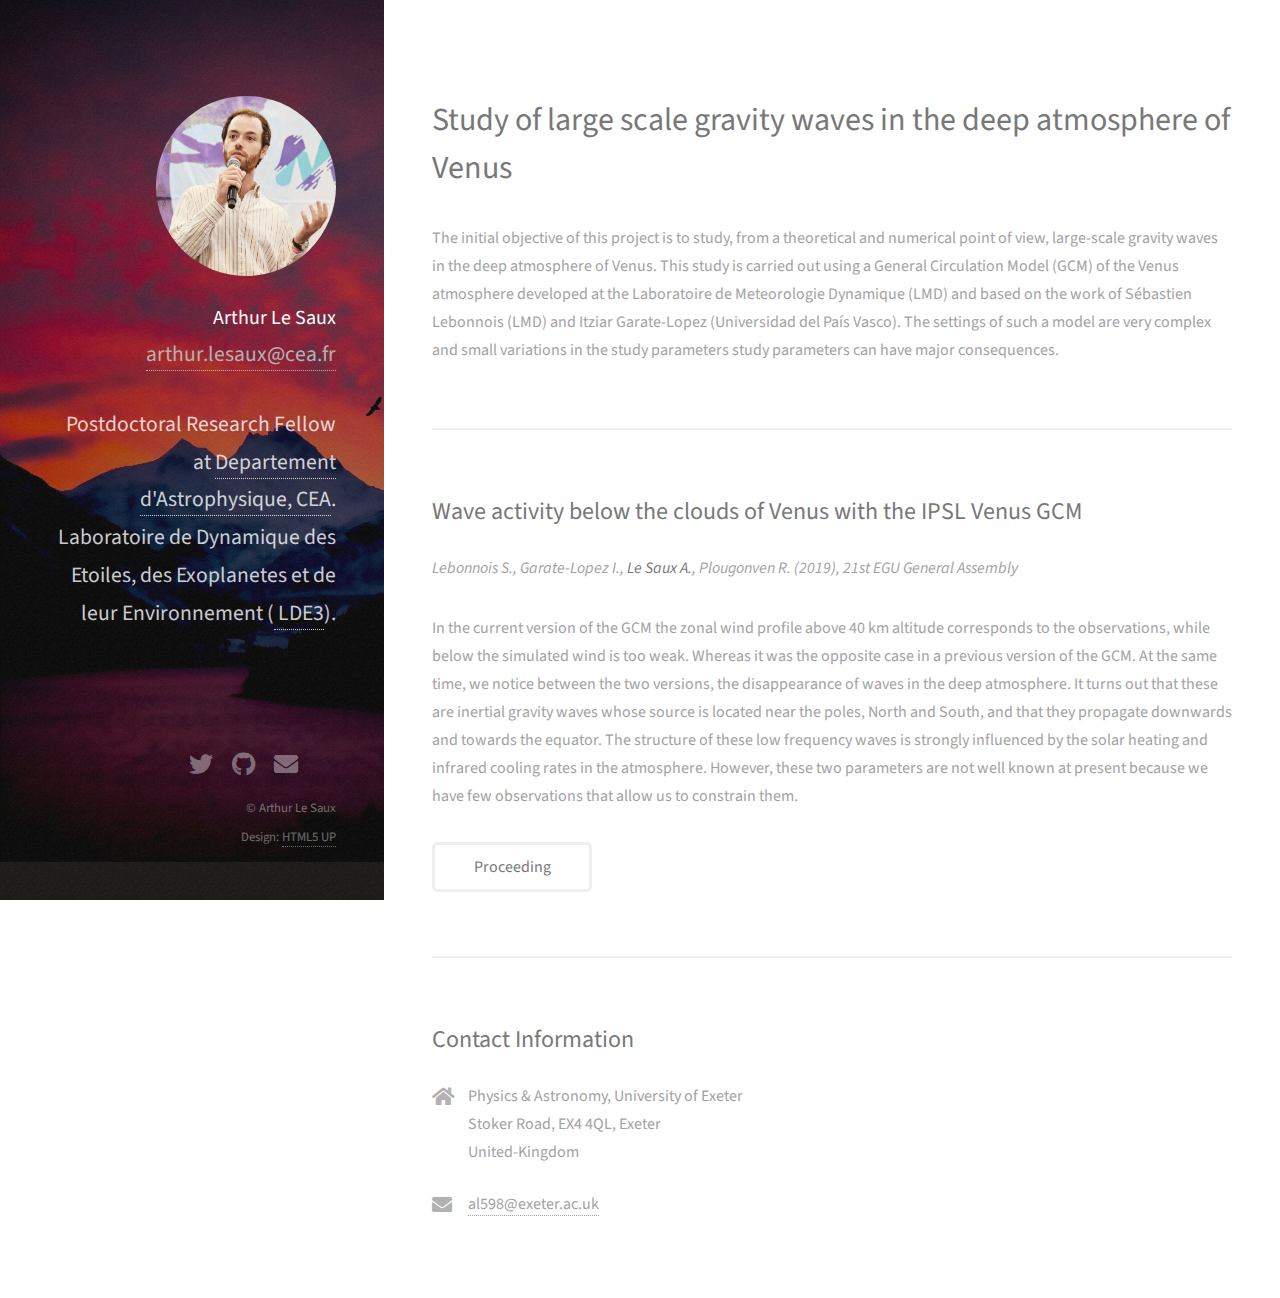
<file: venus.html>
<!DOCTYPE HTML>
<!--
	Strata by HTML5 UP
	html5up.net | @ajlkn
	Free for personal and commercial use under the CCA 3.0 license (html5up.net/license)
-->
<html>
	<head>
		<title>Arthur Le Saux</title>
		<meta charset="utf-8" />
		<meta name="viewport" content="width=device-width, initial-scale=2, user-scalable=no" />
		<link rel="stylesheet" href="assets/css/main.css" />
	</head>
	<body class="is-preload">

		<!-- Header -->
			<header id="header">
				<div class="inner">
					<a href="./index.html" class="image avatar"><img src="images/me_murex.jpg" alt="" /></a>
					<h1><strong>Arthur Le Saux</strong></h1>
                    <h2><p> <a href="mailto:arthur.lesaux@cea.fr">arthur.lesaux@cea.fr</a> </p>
					Postdoctoral Research Fellow at <a href="https://irfu.cea.fr/dap/index.php">Departement d'Astrophysique, CEA</a>. <br>
				  Laboratoire de Dynamique des Etoiles, des Exoplanetes et de leur Environnement (<a href="https://irfu.cea.fr/dap/LDEE/index.php"> LDE3</a>).</h2>
				</div>
			</header>

		<!-- Main -->
			<div id="main">

				<!-- One -->
					<section id="one">
						<header class="major">
							<h2>Study of large scale gravity waves in the deep atmosphere of Venus</h2>
						<!-- 	<p> <a href="mailto:al598@exeter.ac.uk">al598@exeter.ac.uk</a> </p> -->
						</header>
						<p> The initial objective of this project is to study, from a theoretical and numerical point of view, large-scale gravity waves in the deep atmosphere of Venus.
							This study is carried out using a General Circulation Model (GCM) of the Venus atmosphere developed at the Laboratoire de Meteorologie Dynamique (LMD) and based on the work of Sébastien Lebonnois (LMD) and Itziar Garate-Lopez (Universidad del País Vasco).
							The settings of such a model are very complex and small variations in the study parameters study parameters can have major consequences.
						</p>
            <!--  <p>  </p>
						<ul class="actions">
							<li><a href="./CV_Arthur_LE_SAUX.pdf" class="button">CV</a></li> <li><a href="https://ui.adsabs.harvard.edu/search/q=author%3A%22Le%20Saux%2C%20A.%22&sort=date%20desc%2C%20bibcode%20desc&p_=0" class="button">Publications</a></li>
						</ul>
						-->
					</section>

				<!-- Two -->
					<section id="article1">
						<h2>Wave activity below the clouds of Venus with the IPSL Venus GCM</h2>
						<p><i> Lebonnois S., Garate-Lopez I., <b>Le Saux A.</b>, Plougonven R. (2019),  21st EGU General Assembly</i></p>
            <p> In the current version of the GCM the zonal wind profile above 40 km altitude corresponds to the observations, while below the simulated wind is too weak. Whereas it was the opposite case in a previous version of the GCM.
						At the same time, we notice between the two versions, the disappearance of waves in the deep atmosphere.
						It turns out that these are inertial gravity waves whose source is located near the poles, North and South, and that they propagate downwards and towards the equator. The structure of these low frequency waves is strongly influenced by the solar heating and infrared cooling rates in the atmosphere.
						However, these two parameters are not well known at present because we have few observations that allow us to constrain them.
					 </p>
						<ul class="actions">
							<li><a href="https://meetingorganizer.copernicus.org/EGU2019/EGU2019-14183.pdf" class="button" target="_blank" rel="noopener noreferrer">Proceeding</a></li>
						</ul>
					</section>


				<!-- Three -->
					<section id="three">
						<h2>Contact Information</h2>
						<!-- <p>Accumsan pellentesque commodo blandit enim arcu non at amet id arcu magna. Accumsan orci faucibus id eu lorem semper nunc nisi lorem vulputate lorem neque lorem ipsum dolor.</p>
						<div class="row">
							<div class="col-8 col-12-small">
								<form method="post" action="#">
									<div class="row gtr-uniform gtr-50">
										<div class="col-6 col-12-xsmall"><input type="text" name="name" id="name" placeholder="Name" /></div>
										<div class="col-6 col-12-xsmall"><input type="email" name="email" id="email" placeholder="Email" /></div>
										<div class="col-12"><textarea name="message" id="message" placeholder="Message" rows="4"></textarea></div>
									</div>
								</form>
								<ul class="actions">
									<li><input type="submit" value="Send Message" /></li>
								</ul>
							</div>
						-->
							<div class="col-4 col-12-small">
								<ul class="labeled-icons">
									<li>
										<h3 class="icon solid fa-home"><span class="label">Address</span></h3>
										Physics & Astronomy, University of Exeter<br />
										Stoker Road, EX4 4QL, Exeter<br />
										United-Kingdom
									</li>
									<li>
										<!--
										<h3 class="icon solid fa-mobile-alt"><span class="label">Phone</span></h3>
										000-000-0000
									</li>
								-->
									<li>
										<h3 class="icon solid fa-envelope"><span class="label">Email</span></h3>
										<a href="mailto:al598@exeter.ac.uk">al598@exeter.ac.uk</a>
									</li>
								</ul>
							</div>
						</div>
					</section>

				<!-- Four -->
				<!--
					<section id="four">
						<h2>Elements</h2>

						<section>
							<h4>Text</h4>
							<p>This is <b>bold</b> and this is <strong>strong</strong>. This is <i>italic</i> and this is <em>emphasized</em>.
							This is <sup>superscript</sup> text and this is <sub>subscript</sub> text.
							This is <u>underlined</u> and this is code: <code>for (;;) { ... }</code>. Finally, <a href="#">this is a link</a>.</p>
							<hr />
							<header>
								<h4>Heading with a Subtitle</h4>
								<p>Lorem ipsum dolor sit amet nullam id egestas urna aliquam</p>
							</header>
							<p>Nunc lacinia ante nunc ac lobortis. Interdum adipiscing gravida odio porttitor sem non mi integer non faucibus ornare mi ut ante amet placerat aliquet. Volutpat eu sed ante lacinia sapien lorem accumsan varius montes viverra nibh in adipiscing blandit tempus accumsan.</p>
							<header>
								<h5>Heading with a Subtitle</h5>
								<p>Lorem ipsum dolor sit amet nullam id egestas urna aliquam</p>
							</header>
							<p>Nunc lacinia ante nunc ac lobortis. Interdum adipiscing gravida odio porttitor sem non mi integer non faucibus ornare mi ut ante amet placerat aliquet. Volutpat eu sed ante lacinia sapien lorem accumsan varius montes viverra nibh in adipiscing blandit tempus accumsan.</p>
							<hr />
							<h2>Heading Level 2</h2>
							<h3>Heading Level 3</h3>
							<h4>Heading Level 4</h4>
							<h5>Heading Level 5</h5>
							<h6>Heading Level 6</h6>
							<hr />
							<h5>Blockquote</h5>
							<blockquote>Fringilla nisl. Donec accumsan interdum nisi, quis tincidunt felis sagittis eget tempus euismod. Vestibulum ante ipsum primis in faucibus vestibulum. Blandit adipiscing eu felis iaculis volutpat ac adipiscing accumsan faucibus. Vestibulum ante ipsum primis in faucibus lorem ipsum dolor sit amet nullam adipiscing eu felis.</blockquote>
							<h5>Preformatted</h5>
							<pre><code>i = 0;

while (!deck.isInOrder()) {
print 'Iteration ' + i;
deck.shuffle();
i++;
}

print 'It took ' + i + ' iterations to sort the deck.';</code></pre>
						</section>

						<section>
							<h4>Lists</h4>
							<div class="row">
								<div class="col-6 col-12-xsmall">
									<h5>Unordered</h5>
									<ul>
										<li>Dolor pulvinar etiam magna etiam.</li>
										<li>Sagittis adipiscing lorem eleifend.</li>
										<li>Felis enim feugiat dolore viverra.</li>
									</ul>
									<h5>Alternate</h5>
									<ul class="alt">
										<li>Dolor pulvinar etiam magna etiam.</li>
										<li>Sagittis adipiscing lorem eleifend.</li>
										<li>Felis enim feugiat dolore viverra.</li>
									</ul>
								</div>
								<div class="col-6 col-12-xsmall">
									<h5>Ordered</h5>
									<ol>
										<li>Dolor pulvinar etiam magna etiam.</li>
										<li>Etiam vel felis at lorem sed viverra.</li>
										<li>Felis enim feugiat dolore viverra.</li>
										<li>Dolor pulvinar etiam magna etiam.</li>
										<li>Etiam vel felis at lorem sed viverra.</li>
										<li>Felis enim feugiat dolore viverra.</li>
									</ol>
									<h5>Icons</h5>
									<ul class="icons">
										<li><a href="#" class="icon brands fa-twitter"><span class="label">Twitter</span></a></li>
										<li><a href="#" class="icon brands fa-facebook-f"><span class="label">Facebook</span></a></li>
										<li><a href="#" class="icon brands fa-instagram"><span class="label">Instagram</span></a></li>
										<li><a href="#" class="icon brands fa-github"><span class="label">Github</span></a></li>
										<li><a href="#" class="icon brands fa-dribbble"><span class="label">Dribbble</span></a></li>
										<li><a href="#" class="icon brands fa-tumblr"><span class="label">Tumblr</span></a></li>
									</ul>
								</div>
							</div>
							<h5>Actions</h5>
							<ul class="actions">
								<li><a href="#" class="button primary">Default</a></li>
								<li><a href="#" class="button">Default</a></li>
							</ul>
							<ul class="actions small">
								<li><a href="#" class="button primary small">Small</a></li>
								<li><a href="#" class="button small">Small</a></li>
							</ul>
							<div class="row">
								<div class="col-6 col-12-small">
									<ul class="actions stacked">
										<li><a href="#" class="button primary">Default</a></li>
										<li><a href="#" class="button">Default</a></li>
									</ul>
								</div>
								<div class="col-6 col-12-small">
									<ul class="actions stacked">
										<li><a href="#" class="button primary small">Small</a></li>
										<li><a href="#" class="button small">Small</a></li>
									</ul>
								</div>
								<div class="col-6 col-12-small">
									<ul class="actions stacked">
										<li><a href="#" class="button primary fit">Default</a></li>
										<li><a href="#" class="button fit">Default</a></li>
									</ul>
								</div>
								<div class="col-6 col-12-small">
									<ul class="actions stacked">
										<li><a href="#" class="button primary small fit">Small</a></li>
										<li><a href="#" class="button small fit">Small</a></li>
									</ul>
								</div>
							</div>
						</section>

						<section>
							<h4>Table</h4>
							<h5>Default</h5>
							<div class="table-wrapper">
								<table>
									<thead>
										<tr>
											<th>Name</th>
											<th>Description</th>
											<th>Price</th>
										</tr>
									</thead>
									<tbody>
										<tr>
											<td>Item One</td>
											<td>Ante turpis integer aliquet porttitor.</td>
											<td>29.99</td>
										</tr>
										<tr>
											<td>Item Two</td>
											<td>Vis ac commodo adipiscing arcu aliquet.</td>
											<td>19.99</td>
										</tr>
										<tr>
											<td>Item Three</td>
											<td> Morbi faucibus arcu accumsan lorem.</td>
											<td>29.99</td>
										</tr>
										<tr>
											<td>Item Four</td>
											<td>Vitae integer tempus condimentum.</td>
											<td>19.99</td>
										</tr>
										<tr>
											<td>Item Five</td>
											<td>Ante turpis integer aliquet porttitor.</td>
											<td>29.99</td>
										</tr>
									</tbody>
									<tfoot>
										<tr>
											<td colspan="2"></td>
											<td>100.00</td>
										</tr>
									</tfoot>
								</table>
							</div>

							<h5>Alternate</h5>
							<div class="table-wrapper">
								<table class="alt">
									<thead>
										<tr>
											<th>Name</th>
											<th>Description</th>
											<th>Price</th>
										</tr>
									</thead>
									<tbody>
										<tr>
											<td>Item One</td>
											<td>Ante turpis integer aliquet porttitor.</td>
											<td>29.99</td>
										</tr>
										<tr>
											<td>Item Two</td>
											<td>Vis ac commodo adipiscing arcu aliquet.</td>
											<td>19.99</td>
										</tr>
										<tr>
											<td>Item Three</td>
											<td> Morbi faucibus arcu accumsan lorem.</td>
											<td>29.99</td>
										</tr>
										<tr>
											<td>Item Four</td>
											<td>Vitae integer tempus condimentum.</td>
											<td>19.99</td>
										</tr>
										<tr>
											<td>Item Five</td>
											<td>Ante turpis integer aliquet porttitor.</td>
											<td>29.99</td>
										</tr>
									</tbody>
									<tfoot>
										<tr>
											<td colspan="2"></td>
											<td>100.00</td>
										</tr>
									</tfoot>
								</table>
							</div>
						</section>

						<section>
							<h4>Buttons</h4>
							<ul class="actions">
								<li><a href="#" class="button primary">Primary</a></li>
								<li><a href="#" class="button">Default</a></li>
							</ul>
							<ul class="actions">
								<li><a href="#" class="button large">Large</a></li>
								<li><a href="#" class="button">Default</a></li>
								<li><a href="#" class="button small">Small</a></li>
							</ul>
							<ul class="actions fit">
								<li><a href="#" class="button primary fit">Fit</a></li>
								<li><a href="#" class="button fit">Fit</a></li>
							</ul>
							<ul class="actions fit small">
								<li><a href="#" class="button primary fit small">Fit + Small</a></li>
								<li><a href="#" class="button fit small">Fit + Small</a></li>
							</ul>
							<ul class="actions">
								<li><a href="#" class="button primary icon solid fa-download">Icon</a></li>
								<li><a href="#" class="button icon solid fa-download">Icon</a></li>
							</ul>
							<ul class="actions">
								<li><span class="button primary disabled">Primary</span></li>
								<li><span class="button disabled">Default</span></li>
							</ul>
						</section>

						<section>
							<h4>Form</h4>
							<form method="post" action="#">
								<div class="row gtr-uniform gtr-50">
									<div class="col-6 col-12-xsmall">
										<input type="text" name="demo-name" id="demo-name" value="" placeholder="Name" />
									</div>
									<div class="col-6 col-12-xsmall">
										<input type="email" name="demo-email" id="demo-email" value="" placeholder="Email" />
									</div>
									<div class="col-12">
										<select name="demo-category" id="demo-category">
											<option value="">- Category -</option>
											<option value="1">Manufacturing</option>
											<option value="1">Shipping</option>
											<option value="1">Administration</option>
											<option value="1">Human Resources</option>
										</select>
									</div>
									<div class="col-4 col-12-small">
										<input type="radio" id="demo-priority-low" name="demo-priority" checked>
										<label for="demo-priority-low">Low Priority</label>
									</div>
									<div class="col-4 col-12-small">
										<input type="radio" id="demo-priority-normal" name="demo-priority">
										<label for="demo-priority-normal">Normal Priority</label>
									</div>
									<div class="col-4 col-12-small">
										<input type="radio" id="demo-priority-high" name="demo-priority">
										<label for="demo-priority-high">High Priority</label>
									</div>
									<div class="col-6 col-12-small">
										<input type="checkbox" id="demo-copy" name="demo-copy">
										<label for="demo-copy">Email me a copy of this message</label>
									</div>
									<div class="col-6 col-12-small">
										<input type="checkbox" id="demo-human" name="demo-human" checked>
										<label for="demo-human">I am a human and not a robot</label>
									</div>
									<div class="col-12">
										<textarea name="demo-message" id="demo-message" placeholder="Enter your message" rows="6"></textarea>
									</div>
									<div class="col-12">
										<ul class="actions">
											<li><input type="submit" value="Send Message" class="primary" /></li>
											<li><input type="reset" value="Reset" /></li>
										</ul>
									</div>
								</div>
							</form>
						</section>

						<section>
							<h4>Image</h4>
							<h5>Fit</h5>
							<div class="box alt">
								<div class="row gtr-50 gtr-uniform">
									<div class="col-12"><span class="image fit"><img src="images/fulls/05.jpg" alt="" /></span></div>
									<div class="col-4"><span class="image fit"><img src="images/thumbs/01.jpg" alt="" /></span></div>
									<div class="col-4"><span class="image fit"><img src="images/thumbs/02.jpg" alt="" /></span></div>
									<div class="col-4"><span class="image fit"><img src="images/thumbs/03.jpg" alt="" /></span></div>
									<div class="col-4"><span class="image fit"><img src="images/thumbs/04.jpg" alt="" /></span></div>
									<div class="col-4"><span class="image fit"><img src="images/thumbs/05.jpg" alt="" /></span></div>
									<div class="col-4"><span class="image fit"><img src="images/thumbs/06.jpg" alt="" /></span></div>
									<div class="col-4"><span class="image fit"><img src="images/thumbs/03.jpg" alt="" /></span></div>
									<div class="col-4"><span class="image fit"><img src="images/thumbs/02.jpg" alt="" /></span></div>
									<div class="col-4"><span class="image fit"><img src="images/thumbs/01.jpg" alt="" /></span></div>
								</div>
							</div>
							<h5>Left &amp; Right</h5>
							<p><span class="image left"><img src="images/avatar.jpg" alt="" /></span>Fringilla nisl. Donec accumsan interdum nisi, quis tincidunt felis sagittis eget. tempus euismod. Vestibulum ante ipsum primis in faucibus vestibulum. Blandit adipiscing eu felis iaculis volutpat ac adipiscing accumsan eu faucibus. Integer ac pellentesque praesent tincidunt felis sagittis eget. tempus euismod. Vestibulum ante ipsum primis in faucibus vestibulum. Blandit adipiscing eu felis iaculis volutpat ac adipiscing accumsan eu faucibus. Integer ac pellentesque praesent. Donec accumsan interdum nisi, quis tincidunt felis sagittis eget. tempus euismod. Vestibulum ante ipsum primis in faucibus vestibulum. Blandit adipiscing eu felis iaculis volutpat ac adipiscing accumsan eu faucibus. Integer ac pellentesque praesent tincidunt felis sagittis eget. tempus euismod. Vestibulum ante ipsum primis in faucibus vestibulum. Blandit adipiscing eu felis iaculis volutpat ac adipiscing accumsan eu faucibus. Integer ac pellentesque praesent.</p>
							<p><span class="image right"><img src="images/avatar.jpg" alt="" /></span>Fringilla nisl. Donec accumsan interdum nisi, quis tincidunt felis sagittis eget. tempus euismod. Vestibulum ante ipsum primis in faucibus vestibulum. Blandit adipiscing eu felis iaculis volutpat ac adipiscing accumsan eu faucibus. Integer ac pellentesque praesent tincidunt felis sagittis eget. tempus euismod. Vestibulum ante ipsum primis in faucibus vestibulum. Blandit adipiscing eu felis iaculis volutpat ac adipiscing accumsan eu faucibus. Integer ac pellentesque praesent. Donec accumsan interdum nisi, quis tincidunt felis sagittis eget. tempus euismod. Vestibulum ante ipsum primis in faucibus vestibulum. Blandit adipiscing eu felis iaculis volutpat ac adipiscing accumsan eu faucibus. Integer ac pellentesque praesent tincidunt felis sagittis eget. tempus euismod. Vestibulum ante ipsum primis in faucibus vestibulum. Blandit adipiscing eu felis iaculis volutpat ac adipiscing accumsan eu faucibus. Integer ac pellentesque praesent.</p>
						</section>

					</section>
				-->

			</div>

		<!-- Footer -->
			<footer id="footer">
				<div class="inner">
					<ul class="icons">
						<li><a href="https://twitter.com/arthurlsx" class="icon brands fa-twitter"><span class="label">Twitter</span></a></li>
						<li><a href="https://github.com/arthurlesaux" class="icon brands fa-github"><span class="label">Github</span></a></li>
						<!--<li><a href="#" class="icon brands fa-dribbble"><span class="label">Dribbble</span></a></li>-->
						<li><a href="mailto:al598@exeter.ac.uk" class="icon solid fa-envelope"><span class="label">Email</span></a></li>
						<li><a style="orcid.logo.icon.svg" href="https://orcid.org/0000-0002-6686-7956"><i class="icon orcid.logo.icon.svg"></i> </a></li>
						<li><a href="https://orcid.org/0000-0002-6686-7956" target=_blank rel=noopener aria-label=orcid><i class="ai ai-orcid big-icon"></i></a></li>
					</ul>
					<ul class="copyright">
						<li>&copy; Arthur Le Saux</li><li>Design: <a href="http://html5up.net">HTML5 UP</a></li>
					</ul>
				</div>
			</footer>

		<!-- Scripts -->
			<script src="assets/js/jquery.min.js"></script>
			<script src="assets/js/jquery.poptrox.min.js"></script>
			<script src="assets/js/browser.min.js"></script>
			<script src="assets/js/breakpoints.min.js"></script>
			<script src="assets/js/util.js"></script>
			<script src="assets/js/main.js"></script>

	</body>
</html>
</file>
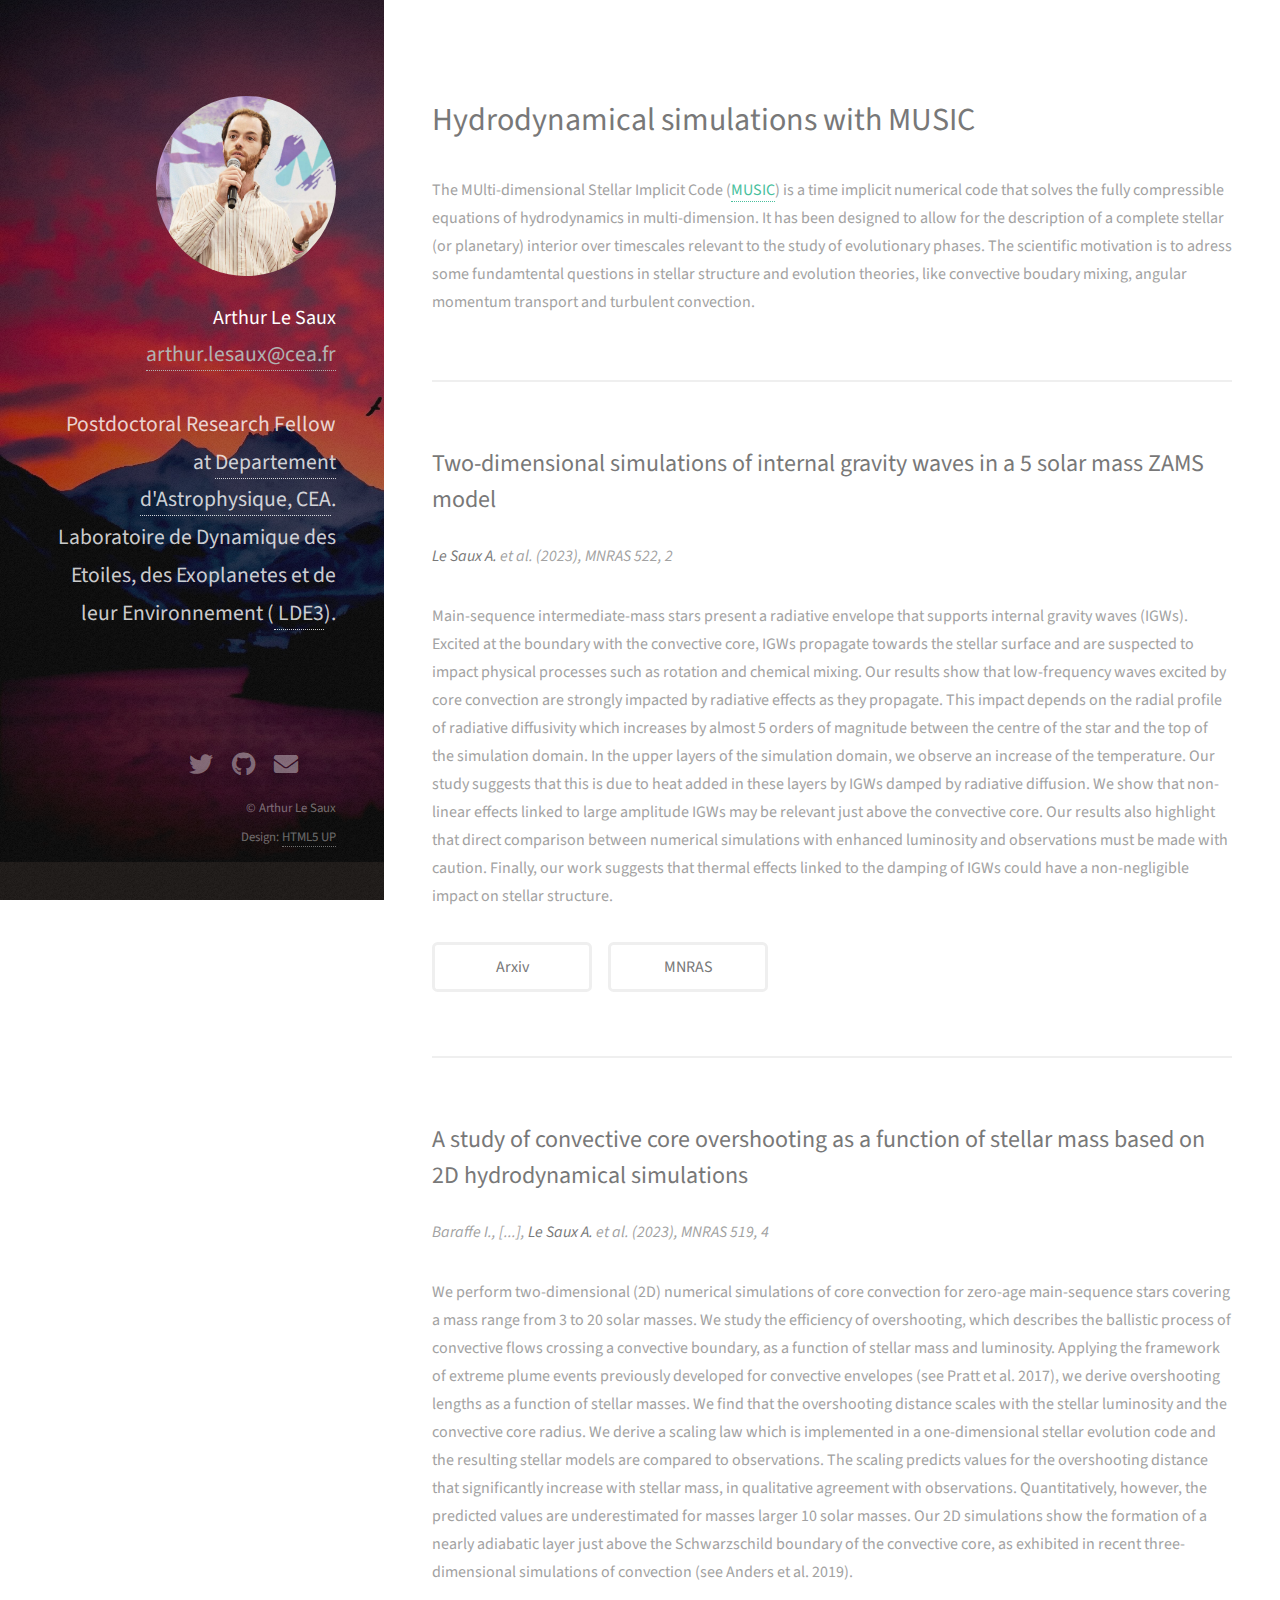
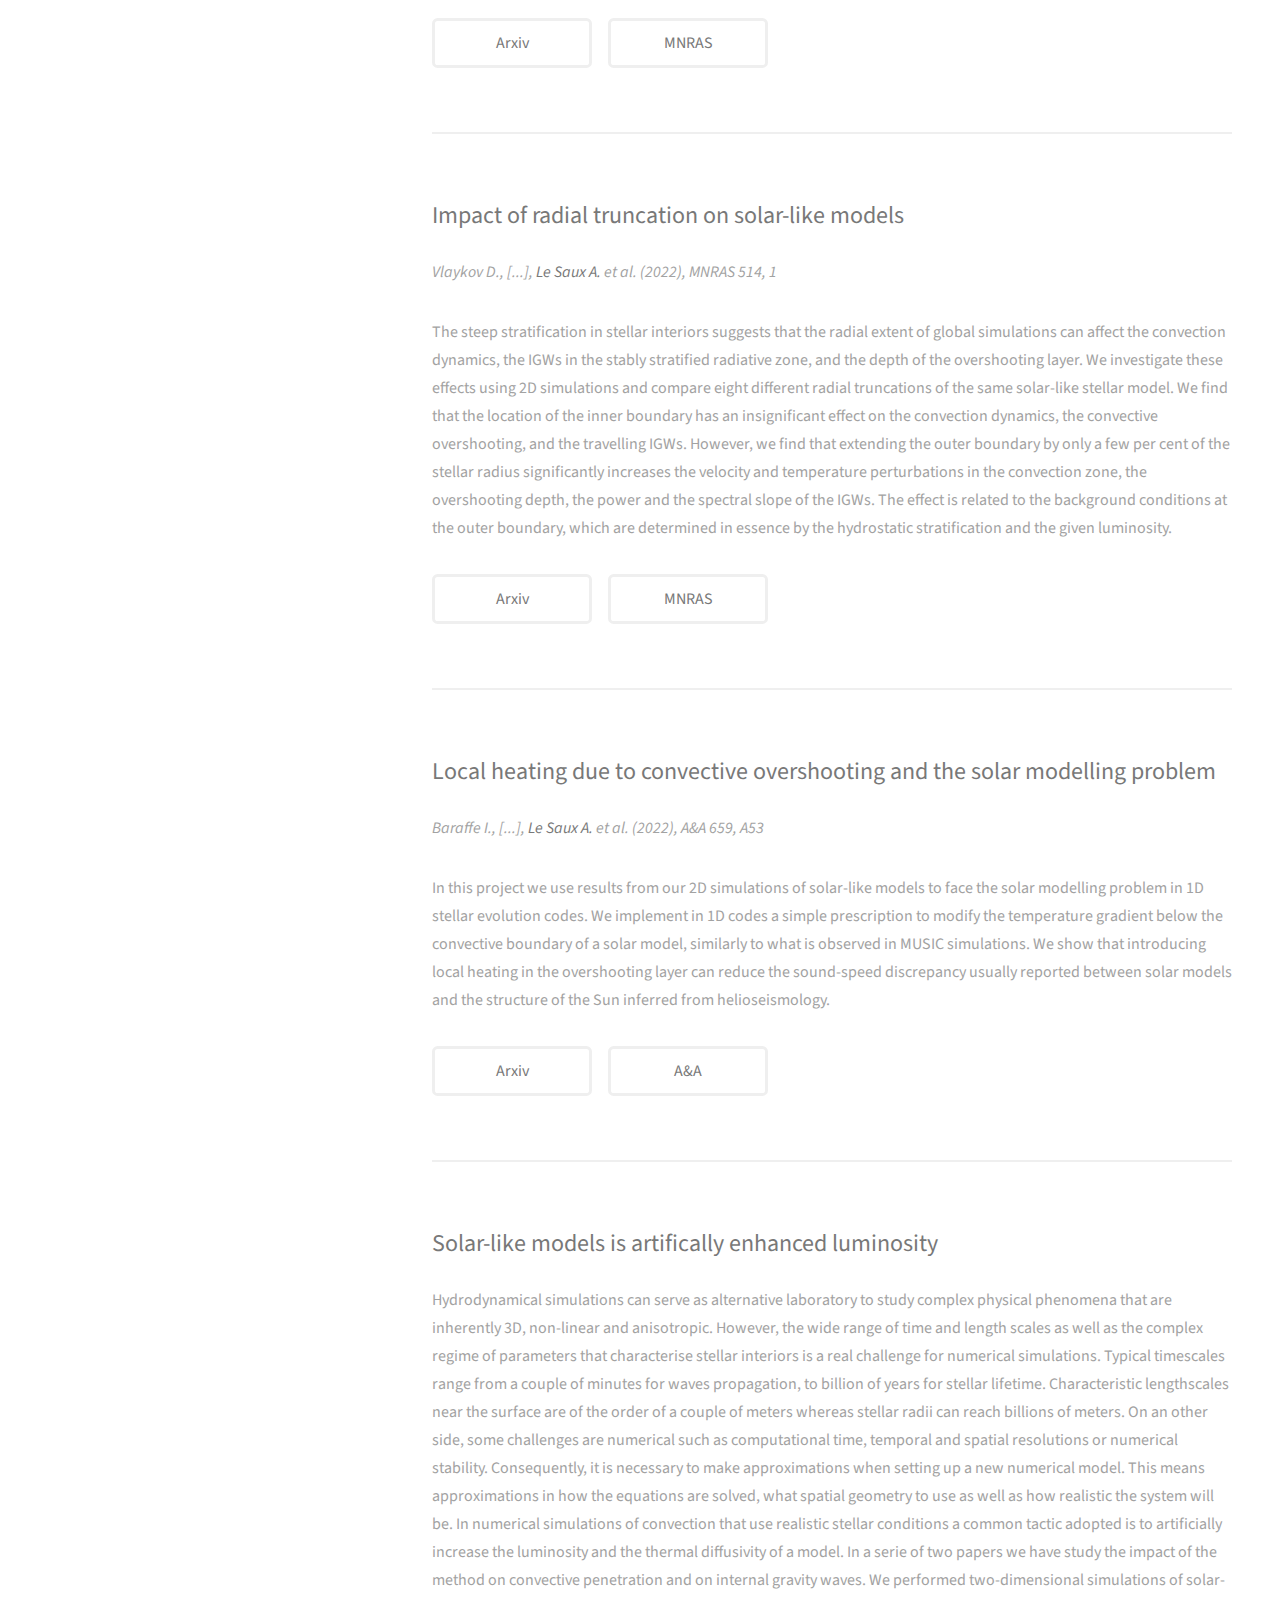
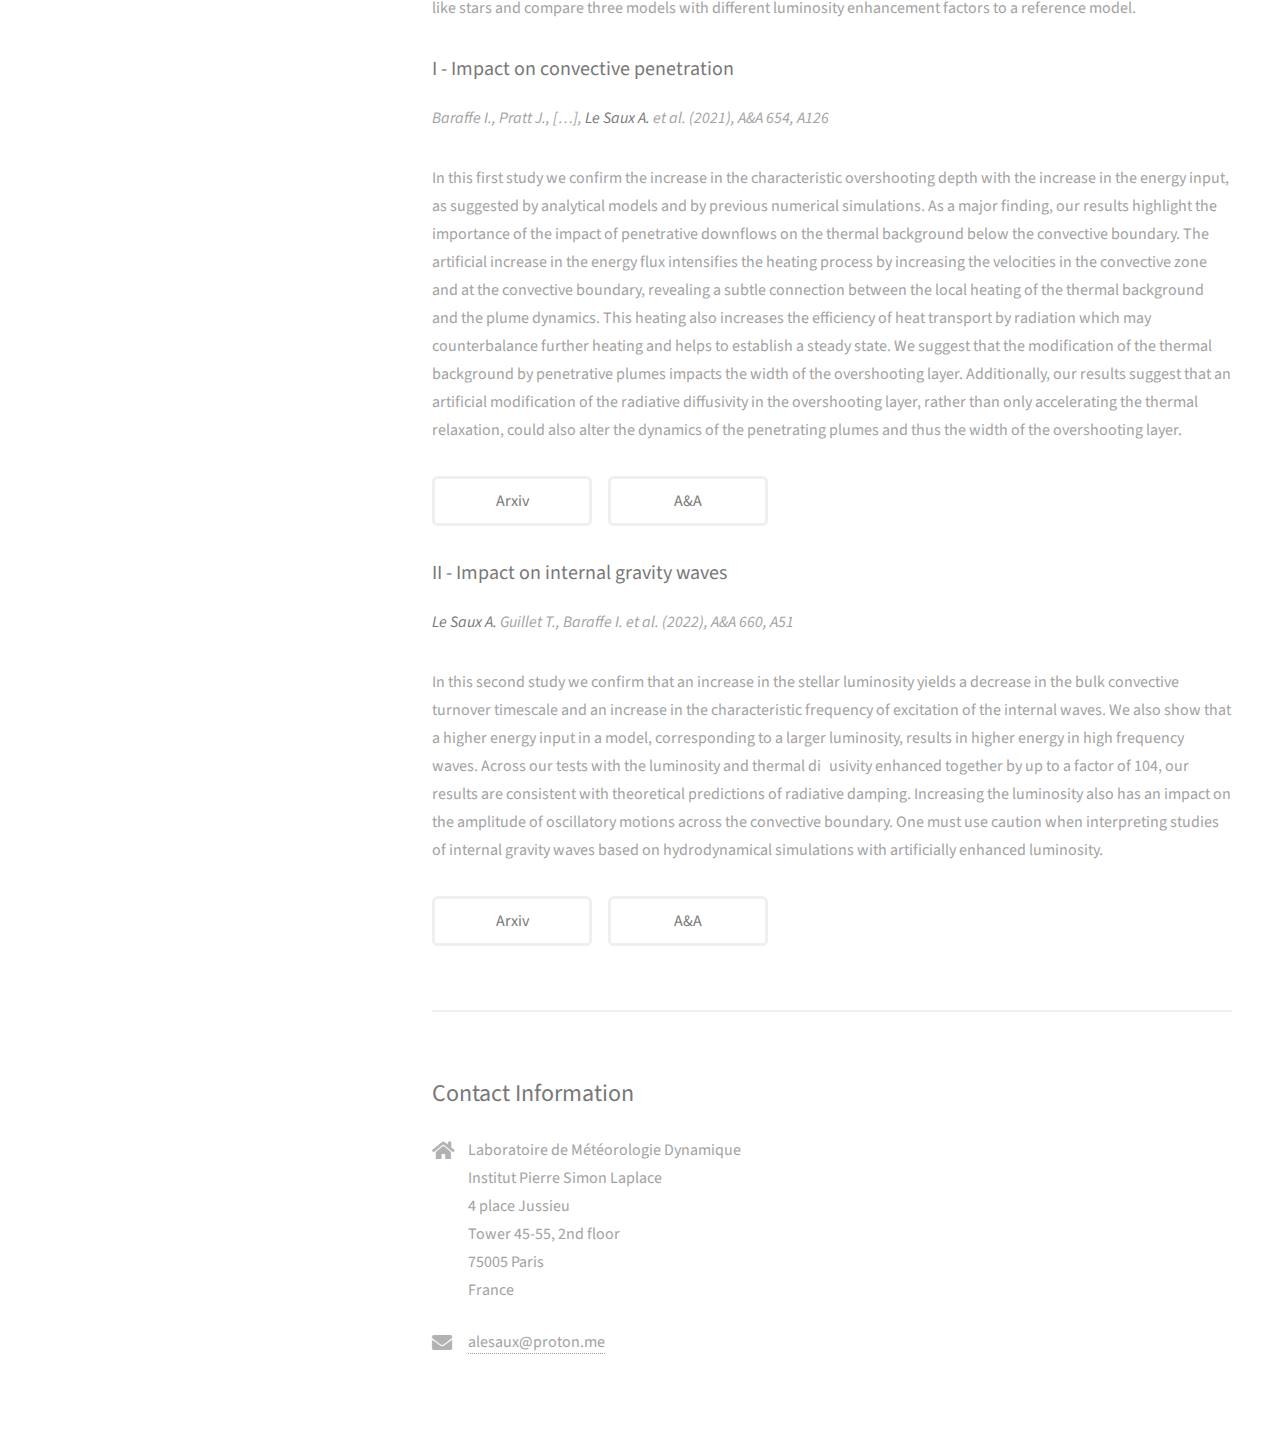
<file: waves-MUSIC.html>
<!DOCTYPE HTML>
<!--
	Strata by HTML5 UP
	html5up.net | @ajlkn
	Free for personal and commercial use under the CCA 3.0 license (html5up.net/license)
-->
<html>
	<head>
		<title>Arthur Le Saux</title>
		<meta charset="utf-8" />
		<meta name="viewport" content="width=device-width, initial-scale=2, user-scalable=no" />
		<link rel="stylesheet" href="assets/css/main.css" />
	</head>
	<body class="is-preload">

		<!-- Header -->
			<header id="header">
				<div class="inner">
					<a href="./index.html" class="image avatar"><img src="images/me_murex.jpg" alt="" /></a>
					<h1><strong>Arthur Le Saux</strong></h1>
                    <h2><p> <a href="mailto:arthur.lesaux@cea.fr">arthur.lesaux@cea.fr</a> </p>
					Postdoctoral Research Fellow at <a href="https://irfu.cea.fr/dap/index.php">Departement d'Astrophysique, CEA</a>. <br>
				  Laboratoire de Dynamique des Etoiles, des Exoplanetes et de leur Environnement (<a href="https://irfu.cea.fr/dap/LDEE/index.php"> LDE3</a>).</h2>
				</div>
			</header>

		<!-- Main -->
			<div id="main">

				<!-- One -->
					<section id="one">
						<header class="major">
							<h2>Hydrodynamical simulations with MUSIC</h2>
						<!-- 	<p> <a href="mailto:al598@exeter.ac.uk">al598@exeter.ac.uk</a> </p> -->
						</header>
						<p> The MUlti-dimensional Stellar Implicit Code (<a href="www.astro.gsu.edu/~jpratt/music_webpage/music.html">MUSIC</a>) is a time implicit numerical code that solves the fully compressible equations of hydrodynamics in multi-dimension.  It has been designed to allow for the description of a complete stellar (or planetary) interior over timescales relevant to the study of evolutionary phases. The scientific motivation is to adress some fundamtental questions in stellar structure and evolution theories, like convective boudary mixing, angular momentum transport and turbulent convection. </p>
            <!--  <p>  </p>
						<ul class="actions">
							<li><a href="./CV_Arthur_LE_SAUX.pdf" class="button">CV</a></li> <li><a href="https://ui.adsabs.harvard.edu/search/q=author%3A%22Le%20Saux%2C%20A.%22&sort=date%20desc%2C%20bibcode%20desc&p_=0" class="button">Publications</a></li>
						</ul>
						-->
					</section>

					<section id="article5">
 				 		<h2>Two-dimensional simulations of internal gravity waves in a 5 solar mass ZAMS model </h2>
 				 		<p><i><b>Le Saux A.</b> et al. (2023), MNRAS 522, 2</i></p>
 				 		<p> Main-sequence intermediate-mass stars present a radiative envelope that supports internal gravity waves (IGWs).
							Excited at the boundary with the convective core, IGWs propagate towards the stellar surface and are suspected to impact physical processes such as rotation and chemical mixing.
							 Our results show that low-frequency waves excited by core convection are strongly impacted by radiative effects as they propagate.
							 This impact depends on the radial profile of radiative diffusivity which increases by almost 5 orders of magnitude between the centre of the star and the top of the simulation domain.
							 In the upper layers of the simulation domain, we observe an increase of the temperature. Our study suggests that this is due to heat added in these layers by IGWs damped by radiative diffusion.
							 We show that non-linear effects linked to large amplitude IGWs may be relevant just above the convective core.
							 Our results also highlight that direct comparison between numerical simulations with enhanced luminosity and observations must be made with caution.
							 Finally, our work suggests that thermal effects linked to the damping of IGWs could have a non-negligible impact on stellar structure.
 					  </p>
 				 		<ul class="actions">
 				 			<li><a href="https://arxiv.org/abs/2304.02508" class="button" target="_blank" rel="noopener noreferrer">Arxiv</a></li> <li><a href="https://academic.oup.com/mnras/article/522/2/2835/7120056" class="button" target="_blank" rel="noopener noreferrer">MNRAS</a></li>
 				 		</ul>

 				  </section>
							<!-- Two -->
 				 	<section id="article4">
 				 		<h2>A study of convective core overshooting as a function of stellar mass based on 2D hydrodynamical simulations </h2>
 				 		<p><i>Baraffe  I., [...], <b>Le Saux A.</b> et al. (2023), MNRAS 519, 4</i></p>
 				 		<p> We perform two-dimensional (2D) numerical simulations of core convection for zero-age main-sequence stars covering a mass range from 3 to 20 solar masses.
							We study the efficiency of overshooting, which describes the ballistic process of convective flows crossing a convective boundary, as a function of stellar mass and luminosity.
							Applying the framework of extreme plume events previously developed for convective envelopes (see Pratt et al. 2017), we derive overshooting lengths as a function of stellar masses.
							We find that the overshooting distance scales with the stellar luminosity and the convective core radius. We derive a scaling law which is implemented in a one-dimensional stellar evolution code and the resulting stellar models are compared to observations.
							The scaling predicts values for the overshooting distance that significantly increase with stellar mass, in qualitative agreement with observations. Quantitatively, however, the predicted values are underestimated for masses larger 10 solar masses.
							Our 2D simulations show the formation of a nearly adiabatic layer just above the Schwarzschild boundary of the convective core, as exhibited in recent three-dimensional simulations of convection (see Anders et al. 2019).
 					  </p>
 				 		<ul class="actions">
 				 			<li><a href="https://arxiv.org/abs/2301.02604" class="button" target="_blank" rel="noopener noreferrer">Arxiv</a></li> <li><a href="https://academic.oup.com/mnras/article/519/4/5333/6973225" class="button" target="_blank" rel="noopener noreferrer">MNRAS</a></li>
 				 		</ul>

 				  </section>

					<!-- Two -->
 				 	<section id="article3">
 				 		<h2>Impact of radial truncation on solar-like models </h2>
 				 		<p><i>Vlaykov  D., [...], <b>Le Saux A.</b> et al. (2022), MNRAS 514, 1</i></p>
 				 		<p> The steep stratification in stellar interiors suggests that the radial extent of global simulations can affect the convection dynamics, the IGWs in the stably stratified radiative zone, and the depth of the overshooting layer.
 				 		 We investigate these effects using 2D simulations and compare eight different radial truncations of the same solar-like stellar model.
 				 		 We find that the location of the inner boundary has an insignificant effect on the convection dynamics, the convective overshooting, and the travelling IGWs.
 				 		 However, we find that extending the outer boundary by only a few per cent of the stellar radius significantly increases the velocity and temperature perturbations in the convection zone, the overshooting depth, the power and the spectral slope of the IGWs.
 				 		 The effect is related to the background conditions at the outer boundary, which are determined in essence by the hydrostatic stratification and the given luminosity.
 					  </p>
 				 		<ul class="actions">
 				 			<li><a href="https://arxiv.org/abs/2205.04270" class="button" target="_blank" rel="noopener noreferrer">Arxiv</a></li> <li><a href="https://academic.oup.com/mnras/article/514/1/715/6583298" class="button" target="_blank" rel="noopener noreferrer">MNRAS</a></li>
 				 		</ul>

 				  </section>

					<!-- Two -->
						<section id="article2">
							<h2>Local heating due to convective overshooting and the solar modelling problem </h2>
							<p><i>Baraffe I., [...], <b>Le Saux A.</b> et al. (2022), A&A 659, A53</i></p>
							<p> In this project we use results from our 2D simulations of solar-like models to face the solar modelling problem in 1D stellar evolution codes.
								We implement in 1D codes a simple prescription to modify the temperature gradient below the convective boundary of a solar model, similarly to what is observed in MUSIC simulations.
								We show that introducing local heating in the overshooting layer can reduce the sound-speed discrepancy usually reported between solar models and the structure of the Sun inferred from helioseismology.
							</p>
							<ul class="actions">
								<li><a href="https://arxiv.org/pdf/2201.00200.pdf" class="button" target="_blank" rel="noopener noreferrer">Arxiv</a></li> <li><a href=" 	https://doi.org/10.1051/0004-6361/202142569 " class="button" target="_blank" rel="noopener noreferrer">A&A</a></li>
							</ul>

					 </section>

				<!-- Two -->
					<section id="article1">
						<h2>Solar-like models is artifically enhanced luminosity</h2>
            <p> Hydrodynamical simulations can serve as alternative laboratory to study complex physical phenomena that are inherently 3D, non-linear and anisotropic.
						However, the wide range of time and length scales as well as the complex regime of parameters that characterise stellar interiors is a real challenge for numerical simulations.
						Typical timescales range from a couple of minutes for waves propagation, to billion of years for stellar lifetime. Characteristic lengthscales near the surface are of the order of a couple of meters whereas stellar radii can reach billions of meters.
            On an other side, some challenges are numerical such as computational time, temporal and spatial resolutions or numerical stability.

						Consequently, it is necessary to make approximations when setting up a new numerical model. This means approximations in how the equations are solved, what spatial geometry to use as well as how realistic the system will be.
						In numerical simulations of convection that use realistic stellar conditions a common tactic adopted is to artificially increase the luminosity and the thermal diffusivity of a model.
						In a serie of two papers we have study the impact of the method on convective penetration and on internal gravity waves. We performed two-dimensional simulations of solar-like stars and compare three models with different luminosity enhancement factors to a reference model.
					 </p>
					 <h3>I - Impact on convective penetration</h3>
					 <p><i> Baraffe I., Pratt J., […], <b>Le Saux A.</b> et al. (2021), A&A 654, A126</i></p>
					 <p>In this first study we confirm the increase in the characteristic overshooting depth with the increase in the energy input, as suggested by analytical models
           and by previous numerical simulations. As a major finding, our results highlight the importance of the impact of penetrative downflows on the thermal
					 background below the convective boundary. The artificial increase in the energy flux intensifies the heating process by increasing the velocities in the convective zone and at the
					 convective boundary, revealing a subtle connection between the local heating of the thermal background and the plume dynamics. This
					 heating also increases the efficiency of heat transport by radiation which may counterbalance further heating and helps to establish a
					 steady state. We suggest that the modification of the thermal background by penetrative plumes impacts the width of the overshooting
					 layer. Additionally, our results suggest that an artificial modification of the radiative diffusivity in the overshooting layer, rather than
					 only accelerating the thermal relaxation, could also alter the dynamics of the penetrating plumes and thus the width of the overshooting layer.
					 </p>
						<ul class="actions">
							<li><a href="https://arxiv.org/pdf/2109.00943.pdf" class="button"target="_blank" rel="noopener noreferrer">Arxiv</a></li> <li><a href="https://www.aanda.org/articles/aa/pdf/2021/10/aa40441-21.pdf" class="button"target="_blank" rel="noopener noreferrer">A&A</a></li>
						</ul>
						<h3>II - Impact on internal gravity waves</h3>
						<p><i><b>Le Saux A.</b> Guillet T., Baraffe I. et al. (2022), A&A 660, A51</i></p>
						<p>In this second study we confirm that an increase in the stellar
							luminosity yields a decrease in the bulk convective turnover timescale and an increase in the characteristic frequency of excitation of
							the internal waves. We also show that a higher energy input in a model, corresponding to a larger luminosity, results in higher energy
							in high frequency waves. Across our tests with the luminosity and thermal di usivity enhanced together by up to a factor of 104, our
							results are consistent with theoretical predictions of radiative damping. Increasing the luminosity also has an impact on the amplitude
							of oscillatory motions across the convective boundary. One must use caution when interpreting studies of internal gravity waves based
							on hydrodynamical simulations with artificially enhanced luminosity.
						</p>
						 <ul class="actions">
							 <li><a href="https://arxiv.org/pdf/2109.00943.pdf" class="button"target="_blank" rel="noopener noreferrer">Arxiv</a></li> <li><a href="https://doi.org/10.1051/0004-6361/202140441" class="button"target="_blank" rel="noopener noreferrer">A&A</a></li>
						 </ul>

					</section>

				<!-- Three -->
					<section id="three">
						<h2>Contact Information</h2>
						<!-- <p>Accumsan pellentesque commodo blandit enim arcu non at amet id arcu magna. Accumsan orci faucibus id eu lorem semper nunc nisi lorem vulputate lorem neque lorem ipsum dolor.</p>
						<div class="row">
							<div class="col-8 col-12-small">
								<form method="post" action="#">
									<div class="row gtr-uniform gtr-50">
										<div class="col-6 col-12-xsmall"><input type="text" name="name" id="name" placeholder="Name" /></div>
										<div class="col-6 col-12-xsmall"><input type="email" name="email" id="email" placeholder="Email" /></div>
										<div class="col-12"><textarea name="message" id="message" placeholder="Message" rows="4"></textarea></div>
									</div>
								</form>
								<ul class="actions">
									<li><input type="submit" value="Send Message" /></li>
								</ul>
							</div>
						-->
							<div class="col-4 col-12-small">
								<ul class="labeled-icons">
									<li>
										<h3 class="icon solid fa-home"><span class="label">Address</span></h3>
										Laboratoire de Météorologie Dynamique<br />
                    Institut Pierre Simon Laplace<br />
										4 place Jussieu<br />
                    Tower 45-55, 2nd floor<br />
                    75005 Paris<br />
										France
									</li>
									<li>
										<!--
										<h3 class="icon solid fa-mobile-alt"><span class="label">Phone</span></h3>
										000-000-0000
									</li>
								-->
									<li>
										<h3 class="icon solid fa-envelope"><span class="label">Email</span></h3>
										<a href="mailto:alesaux@proton.me">alesaux@proton.me</a>
									</li>
								</ul>
							</div>
						</div>
					</section>

				<!-- Four -->
				<!--
					<section id="four">
						<h2>Elements</h2>

						<section>
							<h4>Text</h4>
							<p>This is <b>bold</b> and this is <strong>strong</strong>. This is <i>italic</i> and this is <em>emphasized</em>.
							This is <sup>superscript</sup> text and this is <sub>subscript</sub> text.
							This is <u>underlined</u> and this is code: <code>for (;;) { ... }</code>. Finally, <a href="#">this is a link</a>.</p>
							<hr />
							<header>
								<h4>Heading with a Subtitle</h4>
								<p>Lorem ipsum dolor sit amet nullam id egestas urna aliquam</p>
							</header>
							<p>Nunc lacinia ante nunc ac lobortis. Interdum adipiscing gravida odio porttitor sem non mi integer non faucibus ornare mi ut ante amet placerat aliquet. Volutpat eu sed ante lacinia sapien lorem accumsan varius montes viverra nibh in adipiscing blandit tempus accumsan.</p>
							<header>
								<h5>Heading with a Subtitle</h5>
								<p>Lorem ipsum dolor sit amet nullam id egestas urna aliquam</p>
							</header>
							<p>Nunc lacinia ante nunc ac lobortis. Interdum adipiscing gravida odio porttitor sem non mi integer non faucibus ornare mi ut ante amet placerat aliquet. Volutpat eu sed ante lacinia sapien lorem accumsan varius montes viverra nibh in adipiscing blandit tempus accumsan.</p>
							<hr />
							<h2>Heading Level 2</h2>
							<h3>Heading Level 3</h3>
							<h4>Heading Level 4</h4>
							<h5>Heading Level 5</h5>
							<h6>Heading Level 6</h6>
							<hr />
							<h5>Blockquote</h5>
							<blockquote>Fringilla nisl. Donec accumsan interdum nisi, quis tincidunt felis sagittis eget tempus euismod. Vestibulum ante ipsum primis in faucibus vestibulum. Blandit adipiscing eu felis iaculis volutpat ac adipiscing accumsan faucibus. Vestibulum ante ipsum primis in faucibus lorem ipsum dolor sit amet nullam adipiscing eu felis.</blockquote>
							<h5>Preformatted</h5>
							<pre><code>i = 0;

while (!deck.isInOrder()) {
print 'Iteration ' + i;
deck.shuffle();
i++;
}

print 'It took ' + i + ' iterations to sort the deck.';</code></pre>
						</section>

						<section>
							<h4>Lists</h4>
							<div class="row">
								<div class="col-6 col-12-xsmall">
									<h5>Unordered</h5>
									<ul>
										<li>Dolor pulvinar etiam magna etiam.</li>
										<li>Sagittis adipiscing lorem eleifend.</li>
										<li>Felis enim feugiat dolore viverra.</li>
									</ul>
									<h5>Alternate</h5>
									<ul class="alt">
										<li>Dolor pulvinar etiam magna etiam.</li>
										<li>Sagittis adipiscing lorem eleifend.</li>
										<li>Felis enim feugiat dolore viverra.</li>
									</ul>
								</div>
								<div class="col-6 col-12-xsmall">
									<h5>Ordered</h5>
									<ol>
										<li>Dolor pulvinar etiam magna etiam.</li>
										<li>Etiam vel felis at lorem sed viverra.</li>
										<li>Felis enim feugiat dolore viverra.</li>
										<li>Dolor pulvinar etiam magna etiam.</li>
										<li>Etiam vel felis at lorem sed viverra.</li>
										<li>Felis enim feugiat dolore viverra.</li>
									</ol>
									<h5>Icons</h5>
									<ul class="icons">
										<li><a href="#" class="icon brands fa-twitter"><span class="label">Twitter</span></a></li>
										<li><a href="#" class="icon brands fa-facebook-f"><span class="label">Facebook</span></a></li>
										<li><a href="#" class="icon brands fa-instagram"><span class="label">Instagram</span></a></li>
										<li><a href="#" class="icon brands fa-github"><span class="label">Github</span></a></li>
										<li><a href="#" class="icon brands fa-dribbble"><span class="label">Dribbble</span></a></li>
										<li><a href="#" class="icon brands fa-tumblr"><span class="label">Tumblr</span></a></li>
									</ul>
								</div>
							</div>
							<h5>Actions</h5>
							<ul class="actions">
								<li><a href="#" class="button primary">Default</a></li>
								<li><a href="#" class="button">Default</a></li>
							</ul>
							<ul class="actions small">
								<li><a href="#" class="button primary small">Small</a></li>
								<li><a href="#" class="button small">Small</a></li>
							</ul>
							<div class="row">
								<div class="col-6 col-12-small">
									<ul class="actions stacked">
										<li><a href="#" class="button primary">Default</a></li>
										<li><a href="#" class="button">Default</a></li>
									</ul>
								</div>
								<div class="col-6 col-12-small">
									<ul class="actions stacked">
										<li><a href="#" class="button primary small">Small</a></li>
										<li><a href="#" class="button small">Small</a></li>
									</ul>
								</div>
								<div class="col-6 col-12-small">
									<ul class="actions stacked">
										<li><a href="#" class="button primary fit">Default</a></li>
										<li><a href="#" class="button fit">Default</a></li>
									</ul>
								</div>
								<div class="col-6 col-12-small">
									<ul class="actions stacked">
										<li><a href="#" class="button primary small fit">Small</a></li>
										<li><a href="#" class="button small fit">Small</a></li>
									</ul>
								</div>
							</div>
						</section>

						<section>
							<h4>Table</h4>
							<h5>Default</h5>
							<div class="table-wrapper">
								<table>
									<thead>
										<tr>
											<th>Name</th>
											<th>Description</th>
											<th>Price</th>
										</tr>
									</thead>
									<tbody>
										<tr>
											<td>Item One</td>
											<td>Ante turpis integer aliquet porttitor.</td>
											<td>29.99</td>
										</tr>
										<tr>
											<td>Item Two</td>
											<td>Vis ac commodo adipiscing arcu aliquet.</td>
											<td>19.99</td>
										</tr>
										<tr>
											<td>Item Three</td>
											<td> Morbi faucibus arcu accumsan lorem.</td>
											<td>29.99</td>
										</tr>
										<tr>
											<td>Item Four</td>
											<td>Vitae integer tempus condimentum.</td>
											<td>19.99</td>
										</tr>
										<tr>
											<td>Item Five</td>
											<td>Ante turpis integer aliquet porttitor.</td>
											<td>29.99</td>
										</tr>
									</tbody>
									<tfoot>
										<tr>
											<td colspan="2"></td>
											<td>100.00</td>
										</tr>
									</tfoot>
								</table>
							</div>

							<h5>Alternate</h5>
							<div class="table-wrapper">
								<table class="alt">
									<thead>
										<tr>
											<th>Name</th>
											<th>Description</th>
											<th>Price</th>
										</tr>
									</thead>
									<tbody>
										<tr>
											<td>Item One</td>
											<td>Ante turpis integer aliquet porttitor.</td>
											<td>29.99</td>
										</tr>
										<tr>
											<td>Item Two</td>
											<td>Vis ac commodo adipiscing arcu aliquet.</td>
											<td>19.99</td>
										</tr>
										<tr>
											<td>Item Three</td>
											<td> Morbi faucibus arcu accumsan lorem.</td>
											<td>29.99</td>
										</tr>
										<tr>
											<td>Item Four</td>
											<td>Vitae integer tempus condimentum.</td>
											<td>19.99</td>
										</tr>
										<tr>
											<td>Item Five</td>
											<td>Ante turpis integer aliquet porttitor.</td>
											<td>29.99</td>
										</tr>
									</tbody>
									<tfoot>
										<tr>
											<td colspan="2"></td>
											<td>100.00</td>
										</tr>
									</tfoot>
								</table>
							</div>
						</section>

						<section>
							<h4>Buttons</h4>
							<ul class="actions">
								<li><a href="#" class="button primary">Primary</a></li>
								<li><a href="#" class="button">Default</a></li>
							</ul>
							<ul class="actions">
								<li><a href="#" class="button large">Large</a></li>
								<li><a href="#" class="button">Default</a></li>
								<li><a href="#" class="button small">Small</a></li>
							</ul>
							<ul class="actions fit">
								<li><a href="#" class="button primary fit">Fit</a></li>
								<li><a href="#" class="button fit">Fit</a></li>
							</ul>
							<ul class="actions fit small">
								<li><a href="#" class="button primary fit small">Fit + Small</a></li>
								<li><a href="#" class="button fit small">Fit + Small</a></li>
							</ul>
							<ul class="actions">
								<li><a href="#" class="button primary icon solid fa-download">Icon</a></li>
								<li><a href="#" class="button icon solid fa-download">Icon</a></li>
							</ul>
							<ul class="actions">
								<li><span class="button primary disabled">Primary</span></li>
								<li><span class="button disabled">Default</span></li>
							</ul>
						</section>

						<section>
							<h4>Form</h4>
							<form method="post" action="#">
								<div class="row gtr-uniform gtr-50">
									<div class="col-6 col-12-xsmall">
										<input type="text" name="demo-name" id="demo-name" value="" placeholder="Name" />
									</div>
									<div class="col-6 col-12-xsmall">
										<input type="email" name="demo-email" id="demo-email" value="" placeholder="Email" />
									</div>
									<div class="col-12">
										<select name="demo-category" id="demo-category">
											<option value="">- Category -</option>
											<option value="1">Manufacturing</option>
											<option value="1">Shipping</option>
											<option value="1">Administration</option>
											<option value="1">Human Resources</option>
										</select>
									</div>
									<div class="col-4 col-12-small">
										<input type="radio" id="demo-priority-low" name="demo-priority" checked>
										<label for="demo-priority-low">Low Priority</label>
									</div>
									<div class="col-4 col-12-small">
										<input type="radio" id="demo-priority-normal" name="demo-priority">
										<label for="demo-priority-normal">Normal Priority</label>
									</div>
									<div class="col-4 col-12-small">
										<input type="radio" id="demo-priority-high" name="demo-priority">
										<label for="demo-priority-high">High Priority</label>
									</div>
									<div class="col-6 col-12-small">
										<input type="checkbox" id="demo-copy" name="demo-copy">
										<label for="demo-copy">Email me a copy of this message</label>
									</div>
									<div class="col-6 col-12-small">
										<input type="checkbox" id="demo-human" name="demo-human" checked>
										<label for="demo-human">I am a human and not a robot</label>
									</div>
									<div class="col-12">
										<textarea name="demo-message" id="demo-message" placeholder="Enter your message" rows="6"></textarea>
									</div>
									<div class="col-12">
										<ul class="actions">
											<li><input type="submit" value="Send Message" class="primary" /></li>
											<li><input type="reset" value="Reset" /></li>
										</ul>
									</div>
								</div>
							</form>
						</section>

						<section>
							<h4>Image</h4>
							<h5>Fit</h5>
							<div class="box alt">
								<div class="row gtr-50 gtr-uniform">
									<div class="col-12"><span class="image fit"><img src="images/fulls/05.jpg" alt="" /></span></div>
									<div class="col-4"><span class="image fit"><img src="images/thumbs/01.jpg" alt="" /></span></div>
									<div class="col-4"><span class="image fit"><img src="images/thumbs/02.jpg" alt="" /></span></div>
									<div class="col-4"><span class="image fit"><img src="images/thumbs/03.jpg" alt="" /></span></div>
									<div class="col-4"><span class="image fit"><img src="images/thumbs/04.jpg" alt="" /></span></div>
									<div class="col-4"><span class="image fit"><img src="images/thumbs/05.jpg" alt="" /></span></div>
									<div class="col-4"><span class="image fit"><img src="images/thumbs/06.jpg" alt="" /></span></div>
									<div class="col-4"><span class="image fit"><img src="images/thumbs/03.jpg" alt="" /></span></div>
									<div class="col-4"><span class="image fit"><img src="images/thumbs/02.jpg" alt="" /></span></div>
									<div class="col-4"><span class="image fit"><img src="images/thumbs/01.jpg" alt="" /></span></div>
								</div>
							</div>
							<h5>Left &amp; Right</h5>
							<p><span class="image left"><img src="images/avatar.jpg" alt="" /></span>Fringilla nisl. Donec accumsan interdum nisi, quis tincidunt felis sagittis eget. tempus euismod. Vestibulum ante ipsum primis in faucibus vestibulum. Blandit adipiscing eu felis iaculis volutpat ac adipiscing accumsan eu faucibus. Integer ac pellentesque praesent tincidunt felis sagittis eget. tempus euismod. Vestibulum ante ipsum primis in faucibus vestibulum. Blandit adipiscing eu felis iaculis volutpat ac adipiscing accumsan eu faucibus. Integer ac pellentesque praesent. Donec accumsan interdum nisi, quis tincidunt felis sagittis eget. tempus euismod. Vestibulum ante ipsum primis in faucibus vestibulum. Blandit adipiscing eu felis iaculis volutpat ac adipiscing accumsan eu faucibus. Integer ac pellentesque praesent tincidunt felis sagittis eget. tempus euismod. Vestibulum ante ipsum primis in faucibus vestibulum. Blandit adipiscing eu felis iaculis volutpat ac adipiscing accumsan eu faucibus. Integer ac pellentesque praesent.</p>
							<p><span class="image right"><img src="images/avatar.jpg" alt="" /></span>Fringilla nisl. Donec accumsan interdum nisi, quis tincidunt felis sagittis eget. tempus euismod. Vestibulum ante ipsum primis in faucibus vestibulum. Blandit adipiscing eu felis iaculis volutpat ac adipiscing accumsan eu faucibus. Integer ac pellentesque praesent tincidunt felis sagittis eget. tempus euismod. Vestibulum ante ipsum primis in faucibus vestibulum. Blandit adipiscing eu felis iaculis volutpat ac adipiscing accumsan eu faucibus. Integer ac pellentesque praesent. Donec accumsan interdum nisi, quis tincidunt felis sagittis eget. tempus euismod. Vestibulum ante ipsum primis in faucibus vestibulum. Blandit adipiscing eu felis iaculis volutpat ac adipiscing accumsan eu faucibus. Integer ac pellentesque praesent tincidunt felis sagittis eget. tempus euismod. Vestibulum ante ipsum primis in faucibus vestibulum. Blandit adipiscing eu felis iaculis volutpat ac adipiscing accumsan eu faucibus. Integer ac pellentesque praesent.</p>
						</section>

					</section>
				-->

			</div>

		<!-- Footer -->
			<footer id="footer">
				<div class="inner">
					<ul class="icons">
						<li><a href="https://twitter.com/arthurlsx" class="icon brands fa-twitter"><span class="label">Twitter</span></a></li>
						<li><a href="https://github.com/arthurlesaux" class="icon brands fa-github"><span class="label">Github</span></a></li>
						<!--<li><a href="#" class="icon brands fa-dribbble"><span class="label">Dribbble</span></a></li>-->
						<li><a href="mailto:al598@exeter.ac.uk" class="icon solid fa-envelope"><span class="label">Email</span></a></li>
						<li><a style="orcid.logo.icon.svg" href="https://orcid.org/0000-0002-6686-7956"><i class="icon orcid.logo.icon.svg"></i> </a></li>
						<li><a href="https://orcid.org/0000-0002-6686-7956" target=_blank rel=noopener aria-label=orcid><i class="ai ai-orcid big-icon"></i></a></li>
					</ul>
					<ul class="copyright">
						<li>&copy; Arthur Le Saux</li><li>Design: <a href="http://html5up.net">HTML5 UP</a></li>
					</ul>
				</div>
			</footer>

		<!-- Scripts -->
			<script src="assets/js/jquery.min.js"></script>
			<script src="assets/js/jquery.poptrox.min.js"></script>
			<script src="assets/js/browser.min.js"></script>
			<script src="assets/js/breakpoints.min.js"></script>
			<script src="assets/js/util.js"></script>
			<script src="assets/js/main.js"></script>

	</body>
</html>
</file>
<file: assets/css/main.css>
@import url("fontawesome-all.min.css");
@import url("https://fonts.googleapis.com/css?family=Source+Sans+Pro:400,400italic");

/*
	Strata by HTML5 UP
	html5up.net | @ajlkn
	Free for personal and commercial use under the CCA 3.0 license (html5up.net/license)
*/

html, body, div, span, applet, object,
iframe, h1, h2, h3, h4, h5, h6, p, blockquote,
pre, a, abbr, acronym, address, big, cite,
code, del, dfn, em, img, ins, kbd, q, s, samp,
small, strike, strong, sub, sup, tt, var, b,
u, i, center, dl, dt, dd, ol, ul, li, fieldset,
form, label, legend, table, caption, tbody,
tfoot, thead, tr, th, td, article, aside,
canvas, details, embed, figure, figcaption,
footer, header, hgroup, menu, nav, output, ruby,
section, summary, time, mark, audio, video {
	margin: 0;
	padding: 0;
	border: 0;
	font-size: 100%;
	font: inherit;
	vertical-align: baseline;}

article, aside, details, figcaption, figure,
footer, header, hgroup, menu, nav, section {
	display: block;}

body {
	line-height: 1;
}

ol, ul {
	list-style: none;
}

blockquote, q {
	quotes: none;
}

	blockquote:before, blockquote:after, q:before, q:after {
		content: '';
		content: none;
	}

table {
	border-collapse: collapse;
	border-spacing: 0;
}

body {
	-webkit-text-size-adjust: none;
}

mark {
	background-color: transparent;
	color: inherit;
}

input::-moz-focus-inner {
	border: 0;
	padding: 0;
}

input, select, textarea {
	-moz-appearance: none;
	-webkit-appearance: none;
	-ms-appearance: none;
	appearance: none;
}

/* Basic */

	html {
		box-sizing: border-box;
	}

	*, *:before, *:after {
		box-sizing: inherit;
	}

	body {
		background: #fff;
	}

		body.is-preload *, body.is-preload *:before, body.is-preload *:after {
			-moz-animation: none !important;
			-webkit-animation: none !important;
			-ms-animation: none !important;
			animation: none !important;
			-moz-transition: none !important;
			-webkit-transition: none !important;
			-ms-transition: none !important;
			transition: none !important;
		}

	body, input, select, textarea {
		color: #a2a2a2;
		font-family: "Source Sans Pro", Helvetica, sans-serif;
		font-size: 16pt;
		font-weight: 400;
		line-height: 1.75em;
	}

	a {
		-moz-transition: color 0.2s ease-in-out, border-color 0.2s ease-in-out;
		-webkit-transition: color 0.2s ease-in-out, border-color 0.2s ease-in-out;
		-ms-transition: color 0.2s ease-in-out, border-color 0.2s ease-in-out;
		transition: color 0.2s ease-in-out, border-color 0.2s ease-in-out;
		border-bottom: dotted 1px;
		color: #49bf9d;
		text-decoration: none;
	}

		a:hover {
			border-bottom-color: transparent;
			color: #49bf9d !important;
			text-decoration: none;
		}

	strong, b {
		color: #787878;
		font-weight: 400;
	}

	em, i {
		font-style: italic;
	}

	p {
		margin: 0 0 2em 0;
	}

	h1, h2, h3, h4, h5, h6 {
		color: #787878;
		font-weight: 400;
		line-height: 1em;
		margin: 0 0 1em 0;
	}

		h1 a, h2 a, h3 a, h4 a, h5 a, h6 a {
			color: inherit;
			text-decoration: none;
		}

	h1 {
		font-size: 2em;
		line-height: 1.5em;
	}

	h2 {
		font-size: 1.5em;
		line-height: 1.5em;
	}

	h3 {
		font-size: 1.25em;
		line-height: 1.5em;
	}

	h4 {
		font-size: 1.1em;
		line-height: 1.5em;
	}

	h5 {
		font-size: 0.9em;
		line-height: 1.5em;
	}

	h6 {
		font-size: 0.7em;
		line-height: 1.5em;
	}

	sub {
		font-size: 0.8em;
		position: relative;
		top: 0.5em;
	}

	sup {
		font-size: 0.8em;
		position: relative;
		top: -0.5em;
	}

	hr {
		border: 0;
		border-bottom: solid 2px #efefef;
		margin: 2em 0;
	}

		hr.major {
			margin: 3em 0;
		}

	blockquote {
		border-left: solid 6px #efefef;
		font-style: italic;
		margin: 0 0 2em 0;
		padding: 0.5em 0 0.5em 1.5em;
	}

	code {
		background: #f7f7f7;
		border-radius: 0.35em;
		border: solid 2px #efefef;
		font-family: "Courier New", monospace;
		font-size: 0.9em;
		margin: 0 0.25em;
		padding: 0.25em 0.65em;
	}

	pre {
		-webkit-overflow-scrolling: touch;
		font-family: "Courier New", monospace;
		font-size: 0.9em;
		margin: 0 0 2em 0;
	}

		pre code {
			display: block;
			line-height: 1.75em;
			padding: 1em 1.5em;
			overflow-x: auto;
		}

	.align-left {
		text-align: left;
	}

	.align-center {
		text-align: center;
	}

	.align-right {
		text-align: right;
	}

/* Container */

	.container {
		margin: 0 auto;
		max-width: calc(100% - 4em);
		width: 100%;
	}

		.container.xsmall {
			width: 25%;
		}

		.container.small {
			width: 50%;
		}

		.container.medium {
			width: 75%;
		}

		.container.large {
			width: 125%;
		}

		.container.xlarge {
			width: 150%;
		}

		.container.max {
			width: 100%;
		}

		@media screen and (max-width: 980px) {

			.container {
				width: 100% !important;
				max-width: 100% !important;
			}

		}

		@media screen and (max-width: 480px) {

			.container {
				max-width: calc(100% - 3em);
			}

		}

/* Row */

	.row {
		display: flex;
		flex-wrap: wrap;
		box-sizing: border-box;
		align-items: stretch;
	}

		.row > * {
			box-sizing: border-box;
		}

		.row.gtr-uniform > * > :last-child {
			margin-bottom: 0;
		}

		.row.aln-left {
			justify-content: flex-start;
		}

		.row.aln-center {
			justify-content: center;
		}

		.row.aln-right {
			justify-content: flex-end;
		}

		.row.aln-top {
			align-items: flex-start;
		}

		.row.aln-middle {
			align-items: center;
		}

		.row.aln-bottom {
			align-items: flex-end;
		}

		.row > .imp {
			order: -1;
		}

		.row > .col-1 {
			width: 8.33333%;
		}

		.row > .off-1 {
			margin-left: 8.33333%;
		}

		.row > .col-2 {
			width: 16.66667%;
		}

		.row > .off-2 {
			margin-left: 16.66667%;
		}

		.row > .col-3 {
			width: 25%;
		}

		.row > .off-3 {
			margin-left: 25%;
		}

		.row > .col-4 {
			width: 33.33333%;
		}

		.row > .off-4 {
			margin-left: 33.33333%;
		}

		.row > .col-5 {
			width: 41.66667%;
		}

		.row > .off-5 {
			margin-left: 41.66667%;
		}

		.row > .col-6 {
			width: 50%;
		}

		.row > .off-6 {
			margin-left: 50%;
		}

		.row > .col-7 {
			width: 58.33333%;
		}

		.row > .off-7 {
			margin-left: 58.33333%;
		}

		.row > .col-8 {
			width: 66.66667%;
		}

		.row > .off-8 {
			margin-left: 66.66667%;
		}

		.row > .col-9 {
			width: 75%;
		}

		.row > .off-9 {
			margin-left: 75%;
		}

		.row > .col-10 {
			width: 83.33333%;
		}

		.row > .off-10 {
			margin-left: 83.33333%;
		}

		.row > .col-11 {
			width: 91.66667%;
		}

		.row > .off-11 {
			margin-left: 91.66667%;
		}

		.row > .col-12 {
			width: 100%;
		}

		.row > .off-12 {
			margin-left: 100%;
		}

		.row.gtr-0 {
			margin-top: 0;
			margin-left: 0em;
		}

			.row.gtr-0 > * {
				padding: 0 0 0 0em;
			}

			.row.gtr-0.gtr-uniform {
				margin-top: 0em;
			}

				.row.gtr-0.gtr-uniform > * {
					padding-top: 0em;
				}

		.row.gtr-25 {
			margin-top: 0;
			margin-left: -0.625em;
		}

			.row.gtr-25 > * {
				padding: 0 0 0 0.625em;
			}

			.row.gtr-25.gtr-uniform {
				margin-top: -0.625em;
			}

				.row.gtr-25.gtr-uniform > * {
					padding-top: 0.625em;
				}

		.row.gtr-50 {
			margin-top: 0;
			margin-left: -1.25em;
		}

			.row.gtr-50 > * {
				padding: 0 0 0 1.25em;
			}

			.row.gtr-50.gtr-uniform {
				margin-top: -1.25em;
			}

				.row.gtr-50.gtr-uniform > * {
					padding-top: 1.25em;
				}

		.row {
			margin-top: 0;
			margin-left: -2.5em;
		}

			.row > * {
				padding: 0 0 0 2.5em;
			}

			.row.gtr-uniform {
				margin-top: -2.5em;
			}

				.row.gtr-uniform > * {
					padding-top: 2.5em;
				}

		.row.gtr-150 {
			margin-top: 0;
			margin-left: -3.75em;
		}

			.row.gtr-150 > * {
				padding: 0 0 0 3.75em;
			}

			.row.gtr-150.gtr-uniform {
				margin-top: -3.75em;
			}

				.row.gtr-150.gtr-uniform > * {
					padding-top: 3.75em;
				}

		.row.gtr-200 {
			margin-top: 0;
			margin-left: -5em;
		}

			.row.gtr-200 > * {
				padding: 0 0 0 5em;
			}

			.row.gtr-200.gtr-uniform {
				margin-top: -5em;
			}

				.row.gtr-200.gtr-uniform > * {
					padding-top: 5em;
				}

		@media screen and (max-width: 1800px) {

			.row {
				display: flex;
				flex-wrap: wrap;
				box-sizing: border-box;
				align-items: stretch;
			}

				.row > * {
					box-sizing: border-box;
				}

				.row.gtr-uniform > * > :last-child {
					margin-bottom: 0;
				}

				.row.aln-left {
					justify-content: flex-start;
				}

				.row.aln-center {
					justify-content: center;
				}

				.row.aln-right {
					justify-content: flex-end;
				}

				.row.aln-top {
					align-items: flex-start;
				}

				.row.aln-middle {
					align-items: center;
				}

				.row.aln-bottom {
					align-items: flex-end;
				}

				.row > .imp-xlarge {
					order: -1;
				}

				.row > .col-1-xlarge {
					width: 8.33333%;
				}

				.row > .off-1-xlarge {
					margin-left: 8.33333%;
				}

				.row > .col-2-xlarge {
					width: 16.66667%;
				}

				.row > .off-2-xlarge {
					margin-left: 16.66667%;
				}

				.row > .col-3-xlarge {
					width: 25%;
				}

				.row > .off-3-xlarge {
					margin-left: 25%;
				}

				.row > .col-4-xlarge {
					width: 33.33333%;
				}

				.row > .off-4-xlarge {
					margin-left: 33.33333%;
				}

				.row > .col-5-xlarge {
					width: 41.66667%;
				}

				.row > .off-5-xlarge {
					margin-left: 41.66667%;
				}

				.row > .col-6-xlarge {
					width: 50%;
				}

				.row > .off-6-xlarge {
					margin-left: 50%;
				}

				.row > .col-7-xlarge {
					width: 58.33333%;
				}

				.row > .off-7-xlarge {
					margin-left: 58.33333%;
				}

				.row > .col-8-xlarge {
					width: 66.66667%;
				}

				.row > .off-8-xlarge {
					margin-left: 66.66667%;
				}

				.row > .col-9-xlarge {
					width: 75%;
				}

				.row > .off-9-xlarge {
					margin-left: 75%;
				}

				.row > .col-10-xlarge {
					width: 83.33333%;
				}

				.row > .off-10-xlarge {
					margin-left: 83.33333%;
				}

				.row > .col-11-xlarge {
					width: 91.66667%;
				}

				.row > .off-11-xlarge {
					margin-left: 91.66667%;
				}

				.row > .col-12-xlarge {
					width: 100%;
				}

				.row > .off-12-xlarge {
					margin-left: 100%;
				}

				.row.gtr-0 {
					margin-top: 0;
					margin-left: 0em;
				}

					.row.gtr-0 > * {
						padding: 0 0 0 0em;
					}

					.row.gtr-0.gtr-uniform {
						margin-top: 0em;
					}

						.row.gtr-0.gtr-uniform > * {
							padding-top: 0em;
						}

				.row.gtr-25 {
					margin-top: 0;
					margin-left: -0.625em;
				}

					.row.gtr-25 > * {
						padding: 0 0 0 0.625em;
					}

					.row.gtr-25.gtr-uniform {
						margin-top: -0.625em;
					}

						.row.gtr-25.gtr-uniform > * {
							padding-top: 0.625em;
						}

				.row.gtr-50 {
					margin-top: 0;
					margin-left: -1.25em;
				}

					.row.gtr-50 > * {
						padding: 0 0 0 1.25em;
					}

					.row.gtr-50.gtr-uniform {
						margin-top: -1.25em;
					}

						.row.gtr-50.gtr-uniform > * {
							padding-top: 1.25em;
						}

				.row {
					margin-top: 0;
					margin-left: -2.5em;
				}

					.row > * {
						padding: 0 0 0 2.5em;
					}

					.row.gtr-uniform {
						margin-top: -2.5em;
					}

						.row.gtr-uniform > * {
							padding-top: 2.5em;
						}

				.row.gtr-150 {
					margin-top: 0;
					margin-left: -3.75em;
				}

					.row.gtr-150 > * {
						padding: 0 0 0 3.75em;
					}

					.row.gtr-150.gtr-uniform {
						margin-top: -3.75em;
					}

						.row.gtr-150.gtr-uniform > * {
							padding-top: 3.75em;
						}

				.row.gtr-200 {
					margin-top: 0;
					margin-left: -5em;
				}

					.row.gtr-200 > * {
						padding: 0 0 0 5em;
					}

					.row.gtr-200.gtr-uniform {
						margin-top: -5em;
					}

						.row.gtr-200.gtr-uniform > * {
							padding-top: 5em;
						}

		}

		@media screen and (max-width: 1280px) {

			.row {
				display: flex;
				flex-wrap: wrap;
				box-sizing: border-box;
				align-items: stretch;
			}

				.row > * {
					box-sizing: border-box;
				}

				.row.gtr-uniform > * > :last-child {
					margin-bottom: 0;
				}

				.row.aln-left {
					justify-content: flex-start;
				}

				.row.aln-center {
					justify-content: center;
				}

				.row.aln-right {
					justify-content: flex-end;
				}

				.row.aln-top {
					align-items: flex-start;
				}

				.row.aln-middle {
					align-items: center;
				}

				.row.aln-bottom {
					align-items: flex-end;
				}

				.row > .imp-large {
					order: -1;
				}

				.row > .col-1-large {
					width: 8.33333%;
				}

				.row > .off-1-large {
					margin-left: 8.33333%;
				}

				.row > .col-2-large {
					width: 16.66667%;
				}

				.row > .off-2-large {
					margin-left: 16.66667%;
				}

				.row > .col-3-large {
					width: 25%;
				}

				.row > .off-3-large {
					margin-left: 25%;
				}

				.row > .col-4-large {
					width: 33.33333%;
				}

				.row > .off-4-large {
					margin-left: 33.33333%;
				}

				.row > .col-5-large {
					width: 41.66667%;
				}

				.row > .off-5-large {
					margin-left: 41.66667%;
				}

				.row > .col-6-large {
					width: 50%;
				}

				.row > .off-6-large {
					margin-left: 50%;
				}

				.row > .col-7-large {
					width: 58.33333%;
				}

				.row > .off-7-large {
					margin-left: 58.33333%;
				}

				.row > .col-8-large {
					width: 66.66667%;
				}

				.row > .off-8-large {
					margin-left: 66.66667%;
				}

				.row > .col-9-large {
					width: 75%;
				}

				.row > .off-9-large {
					margin-left: 75%;
				}

				.row > .col-10-large {
					width: 83.33333%;
				}

				.row > .off-10-large {
					margin-left: 83.33333%;
				}

				.row > .col-11-large {
					width: 91.66667%;
				}

				.row > .off-11-large {
					margin-left: 91.66667%;
				}

				.row > .col-12-large {
					width: 100%;
				}

				.row > .off-12-large {
					margin-left: 100%;
				}

				.row.gtr-0 {
					margin-top: 0;
					margin-left: 0em;
				}

					.row.gtr-0 > * {
						padding: 0 0 0 0em;
					}

					.row.gtr-0.gtr-uniform {
						margin-top: 0em;
					}

						.row.gtr-0.gtr-uniform > * {
							padding-top: 0em;
						}

				.row.gtr-25 {
					margin-top: 0;
					margin-left: -0.5em;
				}

					.row.gtr-25 > * {
						padding: 0 0 0 0.5em;
					}

					.row.gtr-25.gtr-uniform {
						margin-top: -0.5em;
					}

						.row.gtr-25.gtr-uniform > * {
							padding-top: 0.5em;
						}

				.row.gtr-50 {
					margin-top: 0;
					margin-left: -1em;
				}

					.row.gtr-50 > * {
						padding: 0 0 0 1em;
					}

					.row.gtr-50.gtr-uniform {
						margin-top: -1em;
					}

						.row.gtr-50.gtr-uniform > * {
							padding-top: 1em;
						}

				.row {
					margin-top: 0;
					margin-left: -2em;
				}

					.row > * {
						padding: 0 0 0 2em;
					}

					.row.gtr-uniform {
						margin-top: -2em;
					}

						.row.gtr-uniform > * {
							padding-top: 2em;
						}

				.row.gtr-150 {
					margin-top: 0;
					margin-left: -3em;
				}

					.row.gtr-150 > * {
						padding: 0 0 0 3em;
					}

					.row.gtr-150.gtr-uniform {
						margin-top: -3em;
					}

						.row.gtr-150.gtr-uniform > * {
							padding-top: 3em;
						}

				.row.gtr-200 {
					margin-top: 0;
					margin-left: -4em;
				}

					.row.gtr-200 > * {
						padding: 0 0 0 4em;
					}

					.row.gtr-200.gtr-uniform {
						margin-top: -4em;
					}

						.row.gtr-200.gtr-uniform > * {
							padding-top: 4em;
						}

		}

		@media screen and (max-width: 980px) {

			.row {
				display: flex;
				flex-wrap: wrap;
				box-sizing: border-box;
				align-items: stretch;
			}

				.row > * {
					box-sizing: border-box;
				}

				.row.gtr-uniform > * > :last-child {
					margin-bottom: 0;
				}

				.row.aln-left {
					justify-content: flex-start;
				}

				.row.aln-center {
					justify-content: center;
				}

				.row.aln-right {
					justify-content: flex-end;
				}

				.row.aln-top {
					align-items: flex-start;
				}

				.row.aln-middle {
					align-items: center;
				}

				.row.aln-bottom {
					align-items: flex-end;
				}

				.row > .imp-medium {
					order: -1;
				}

				.row > .col-1-medium {
					width: 8.33333%;
				}

				.row > .off-1-medium {
					margin-left: 8.33333%;
				}

				.row > .col-2-medium {
					width: 16.66667%;
				}

				.row > .off-2-medium {
					margin-left: 16.66667%;
				}

				.row > .col-3-medium {
					width: 25%;
				}

				.row > .off-3-medium {
					margin-left: 25%;
				}

				.row > .col-4-medium {
					width: 33.33333%;
				}

				.row > .off-4-medium {
					margin-left: 33.33333%;
				}

				.row > .col-5-medium {
					width: 41.66667%;
				}

				.row > .off-5-medium {
					margin-left: 41.66667%;
				}

				.row > .col-6-medium {
					width: 50%;
				}

				.row > .off-6-medium {
					margin-left: 50%;
				}

				.row > .col-7-medium {
					width: 58.33333%;
				}

				.row > .off-7-medium {
					margin-left: 58.33333%;
				}

				.row > .col-8-medium {
					width: 66.66667%;
				}

				.row > .off-8-medium {
					margin-left: 66.66667%;
				}

				.row > .col-9-medium {
					width: 75%;
				}

				.row > .off-9-medium {
					margin-left: 75%;
				}

				.row > .col-10-medium {
					width: 83.33333%;
				}

				.row > .off-10-medium {
					margin-left: 83.33333%;
				}

				.row > .col-11-medium {
					width: 91.66667%;
				}

				.row > .off-11-medium {
					margin-left: 91.66667%;
				}

				.row > .col-12-medium {
					width: 100%;
				}

				.row > .off-12-medium {
					margin-left: 100%;
				}

				.row.gtr-0 {
					margin-top: 0;
					margin-left: 0em;
				}

					.row.gtr-0 > * {
						padding: 0 0 0 0em;
					}

					.row.gtr-0.gtr-uniform {
						margin-top: 0em;
					}

						.row.gtr-0.gtr-uniform > * {
							padding-top: 0em;
						}

				.row.gtr-25 {
					margin-top: 0;
					margin-left: -0.5em;
				}

					.row.gtr-25 > * {
						padding: 0 0 0 0.5em;
					}

					.row.gtr-25.gtr-uniform {
						margin-top: -0.5em;
					}

						.row.gtr-25.gtr-uniform > * {
							padding-top: 0.5em;
						}

				.row.gtr-50 {
					margin-top: 0;
					margin-left: -1em;
				}

					.row.gtr-50 > * {
						padding: 0 0 0 1em;
					}

					.row.gtr-50.gtr-uniform {
						margin-top: -1em;
					}

						.row.gtr-50.gtr-uniform > * {
							padding-top: 1em;
						}

				.row {
					margin-top: 0;
					margin-left: -2em;
				}

					.row > * {
						padding: 0 0 0 2em;
					}

					.row.gtr-uniform {
						margin-top: -2em;
					}

						.row.gtr-uniform > * {
							padding-top: 2em;
						}

				.row.gtr-150 {
					margin-top: 0;
					margin-left: -3em;
				}

					.row.gtr-150 > * {
						padding: 0 0 0 3em;
					}

					.row.gtr-150.gtr-uniform {
						margin-top: -3em;
					}

						.row.gtr-150.gtr-uniform > * {
							padding-top: 3em;
						}

				.row.gtr-200 {
					margin-top: 0;
					margin-left: -4em;
				}

					.row.gtr-200 > * {
						padding: 0 0 0 4em;
					}

					.row.gtr-200.gtr-uniform {
						margin-top: -4em;
					}

						.row.gtr-200.gtr-uniform > * {
							padding-top: 4em;
						}

		}

		@media screen and (max-width: 736px) {

			.row {
				display: flex;
				flex-wrap: wrap;
				box-sizing: border-box;
				align-items: stretch;
			}

				.row > * {
					box-sizing: border-box;
				}

				.row.gtr-uniform > * > :last-child {
					margin-bottom: 0;
				}

				.row.aln-left {
					justify-content: flex-start;
				}

				.row.aln-center {
					justify-content: center;
				}

				.row.aln-right {
					justify-content: flex-end;
				}

				.row.aln-top {
					align-items: flex-start;
				}

				.row.aln-middle {
					align-items: center;
				}

				.row.aln-bottom {
					align-items: flex-end;
				}

				.row > .imp-small {
					order: -1;
				}

				.row > .col-1-small {
					width: 8.33333%;
				}

				.row > .off-1-small {
					margin-left: 8.33333%;
				}

				.row > .col-2-small {
					width: 16.66667%;
				}

				.row > .off-2-small {
					margin-left: 16.66667%;
				}

				.row > .col-3-small {
					width: 25%;
				}

				.row > .off-3-small {
					margin-left: 25%;
				}

				.row > .col-4-small {
					width: 33.33333%;
				}

				.row > .off-4-small {
					margin-left: 33.33333%;
				}

				.row > .col-5-small {
					width: 41.66667%;
				}

				.row > .off-5-small {
					margin-left: 41.66667%;
				}

				.row > .col-6-small {
					width: 50%;
				}

				.row > .off-6-small {
					margin-left: 50%;
				}

				.row > .col-7-small {
					width: 58.33333%;
				}

				.row > .off-7-small {
					margin-left: 58.33333%;
				}

				.row > .col-8-small {
					width: 66.66667%;
				}

				.row > .off-8-small {
					margin-left: 66.66667%;
				}

				.row > .col-9-small {
					width: 75%;
				}

				.row > .off-9-small {
					margin-left: 75%;
				}

				.row > .col-10-small {
					width: 83.33333%;
				}

				.row > .off-10-small {
					margin-left: 83.33333%;
				}

				.row > .col-11-small {
					width: 91.66667%;
				}

				.row > .off-11-small {
					margin-left: 91.66667%;
				}

				.row > .col-12-small {
					width: 100%;
				}

				.row > .off-12-small {
					margin-left: 100%;
				}

				.row.gtr-0 {
					margin-top: 0;
					margin-left: 0em;
				}

					.row.gtr-0 > * {
						padding: 0 0 0 0em;
					}

					.row.gtr-0.gtr-uniform {
						margin-top: 0em;
					}

						.row.gtr-0.gtr-uniform > * {
							padding-top: 0em;
						}

				.row.gtr-25 {
					margin-top: 0;
					margin-left: -0.375em;
				}

					.row.gtr-25 > * {
						padding: 0 0 0 0.375em;
					}

					.row.gtr-25.gtr-uniform {
						margin-top: -0.375em;
					}

						.row.gtr-25.gtr-uniform > * {
							padding-top: 0.375em;
						}

				.row.gtr-50 {
					margin-top: 0;
					margin-left: -0.75em;
				}

					.row.gtr-50 > * {
						padding: 0 0 0 0.75em;
					}

					.row.gtr-50.gtr-uniform {
						margin-top: -0.75em;
					}

						.row.gtr-50.gtr-uniform > * {
							padding-top: 0.75em;
						}

				.row {
					margin-top: 0;
					margin-left: -1.5em;
				}

					.row > * {
						padding: 0 0 0 1.5em;
					}

					.row.gtr-uniform {
						margin-top: -1.5em;
					}

						.row.gtr-uniform > * {
							padding-top: 1.5em;
						}

				.row.gtr-150 {
					margin-top: 0;
					margin-left: -2.25em;
				}

					.row.gtr-150 > * {
						padding: 0 0 0 2.25em;
					}

					.row.gtr-150.gtr-uniform {
						margin-top: -2.25em;
					}

						.row.gtr-150.gtr-uniform > * {
							padding-top: 2.25em;
						}

				.row.gtr-200 {
					margin-top: 0;
					margin-left: -3em;
				}

					.row.gtr-200 > * {
						padding: 0 0 0 3em;
					}

					.row.gtr-200.gtr-uniform {
						margin-top: -3em;
					}

						.row.gtr-200.gtr-uniform > * {
							padding-top: 3em;
						}

		}

		@media screen and (max-width: 480px) {

			.row {
				display: flex;
				flex-wrap: wrap;
				box-sizing: border-box;
				align-items: stretch;
			}

				.row > * {
					box-sizing: border-box;
				}

				.row.gtr-uniform > * > :last-child {
					margin-bottom: 0;
				}

				.row.aln-left {
					justify-content: flex-start;
				}

				.row.aln-center {
					justify-content: center;
				}

				.row.aln-right {
					justify-content: flex-end;
				}

				.row.aln-top {
					align-items: flex-start;
				}

				.row.aln-middle {
					align-items: center;
				}

				.row.aln-bottom {
					align-items: flex-end;
				}

				.row > .imp-xsmall {
					order: -1;
				}

				.row > .col-1-xsmall {
					width: 8.33333%;
				}

				.row > .off-1-xsmall {
					margin-left: 8.33333%;
				}

				.row > .col-2-xsmall {
					width: 16.66667%;
				}

				.row > .off-2-xsmall {
					margin-left: 16.66667%;
				}

				.row > .col-3-xsmall {
					width: 25%;
				}

				.row > .off-3-xsmall {
					margin-left: 25%;
				}

				.row > .col-4-xsmall {
					width: 33.33333%;
				}

				.row > .off-4-xsmall {
					margin-left: 33.33333%;
				}

				.row > .col-5-xsmall {
					width: 41.66667%;
				}

				.row > .off-5-xsmall {
					margin-left: 41.66667%;
				}

				.row > .col-6-xsmall {
					width: 50%;
				}

				.row > .off-6-xsmall {
					margin-left: 50%;
				}

				.row > .col-7-xsmall {
					width: 58.33333%;
				}

				.row > .off-7-xsmall {
					margin-left: 58.33333%;
				}

				.row > .col-8-xsmall {
					width: 66.66667%;
				}

				.row > .off-8-xsmall {
					margin-left: 66.66667%;
				}

				.row > .col-9-xsmall {
					width: 75%;
				}

				.row > .off-9-xsmall {
					margin-left: 75%;
				}

				.row > .col-10-xsmall {
					width: 83.33333%;
				}

				.row > .off-10-xsmall {
					margin-left: 83.33333%;
				}

				.row > .col-11-xsmall {
					width: 91.66667%;
				}

				.row > .off-11-xsmall {
					margin-left: 91.66667%;
				}

				.row > .col-12-xsmall {
					width: 100%;
				}

				.row > .off-12-xsmall {
					margin-left: 100%;
				}

				.row.gtr-0 {
					margin-top: 0;
					margin-left: 0em;
				}

					.row.gtr-0 > * {
						padding: 0 0 0 0em;
					}

					.row.gtr-0.gtr-uniform {
						margin-top: 0em;
					}

						.row.gtr-0.gtr-uniform > * {
							padding-top: 0em;
						}

				.row.gtr-25 {
					margin-top: 0;
					margin-left: -0.375em;
				}

					.row.gtr-25 > * {
						padding: 0 0 0 0.375em;
					}

					.row.gtr-25.gtr-uniform {
						margin-top: -0.375em;
					}

						.row.gtr-25.gtr-uniform > * {
							padding-top: 0.375em;
						}

				.row.gtr-50 {
					margin-top: 0;
					margin-left: -0.75em;
				}

					.row.gtr-50 > * {
						padding: 0 0 0 0.75em;
					}

					.row.gtr-50.gtr-uniform {
						margin-top: -0.75em;
					}

						.row.gtr-50.gtr-uniform > * {
							padding-top: 0.75em;
						}

				.row {
					margin-top: 0;
					margin-left: -1.5em;
				}

					.row > * {
						padding: 0 0 0 1.5em;
					}

					.row.gtr-uniform {
						margin-top: -1.5em;
					}

						.row.gtr-uniform > * {
							padding-top: 1.5em;
						}

				.row.gtr-150 {
					margin-top: 0;
					margin-left: -2.25em;
				}

					.row.gtr-150 > * {
						padding: 0 0 0 2.25em;
					}

					.row.gtr-150.gtr-uniform {
						margin-top: -2.25em;
					}

						.row.gtr-150.gtr-uniform > * {
							padding-top: 2.25em;
						}

				.row.gtr-200 {
					margin-top: 0;
					margin-left: -3em;
				}

					.row.gtr-200 > * {
						padding: 0 0 0 3em;
					}

					.row.gtr-200.gtr-uniform {
						margin-top: -3em;
					}

						.row.gtr-200.gtr-uniform > * {
							padding-top: 3em;
						}

		}

/* Section/Article */

	section.special, article.special {
		text-align: center;
	}

	header p {
		color: #b2b2b2;
		position: relative;
		margin: 0 0 1.5em 0;
	}

	header h2 + p {
		font-size: 1.25em;
		margin-top: -1em;
		line-height: 1.5em;
	}

	header h3 + p {
		font-size: 1.1em;
		margin-top: -0.8em;
		line-height: 1.5em;
	}

	header h4 + p,
	header h5 + p,
	header h6 + p {
		font-size: 0.9em;
		margin-top: -0.6em;
		line-height: 1.5em;
	}

	header.major h2 {
		font-size: 2em;
	}

/* Form */

	form {
		margin: 0 0 2em 0;
	}

	label {
		color: #787878;
		display: block;
		font-size: 0.9em;
		font-weight: 400;
		margin: 0 0 1em 0;
	}

	input[type="text"],
	input[type="password"],
	input[type="email"],
	select,
	textarea {
		-moz-appearance: none;
		-webkit-appearance: none;
		-ms-appearance: none;
		appearance: none;
		background: #f7f7f7;
		border-radius: 0.35em;
		border: solid 2px transparent;
		color: inherit;
		display: block;
		outline: 0;
		padding: 0 0.75em;
		text-decoration: none;
		width: 100%;
	}

		input[type="text"]:invalid,
		input[type="password"]:invalid,
		input[type="email"]:invalid,
		select:invalid,
		textarea:invalid {
			box-shadow: none;
		}

		input[type="text"]:focus,
		input[type="password"]:focus,
		input[type="email"]:focus,
		select:focus,
		textarea:focus {
			border-color: #49bf9d;
		}

	select {
		background-image: url("data:image/svg+xml;charset=utf8,%3Csvg xmlns='http://www.w3.org/2000/svg' width='40' height='40' preserveAspectRatio='none' viewBox='0 0 40 40'%3E%3Cpath d='M9.4,12.3l10.4,10.4l10.4-10.4c0.2-0.2,0.5-0.4,0.9-0.4c0.3,0,0.6,0.1,0.9,0.4l3.3,3.3c0.2,0.2,0.4,0.5,0.4,0.9 c0,0.4-0.1,0.6-0.4,0.9L20.7,31.9c-0.2,0.2-0.5,0.4-0.9,0.4c-0.3,0-0.6-0.1-0.9-0.4L4.3,17.3c-0.2-0.2-0.4-0.5-0.4-0.9 c0-0.4,0.1-0.6,0.4-0.9l3.3-3.3c0.2-0.2,0.5-0.4,0.9-0.4S9.1,12.1,9.4,12.3z' fill='%23dfdfdf' /%3E%3C/svg%3E");
		background-size: 1.25rem;
		background-repeat: no-repeat;
		background-position: calc(100% - 1rem) center;
		height: 2.75em;
		padding-right: 2.75em;
		text-overflow: ellipsis;
	}

		select option {
			color: #787878;
			background: #fff;
		}

		select:focus::-ms-value {
			background-color: transparent;
		}

		select::-ms-expand {
			display: none;
		}

	input[type="text"],
	input[type="password"],
	input[type="email"],
	select {
		height: 2.75em;
	}

	textarea {
		padding: 0.75em;
	}

	input[type="checkbox"],
	input[type="radio"] {
		-moz-appearance: none;
		-webkit-appearance: none;
		-ms-appearance: none;
		appearance: none;
		display: block;
		float: left;
		margin-right: -2em;
		opacity: 0;
		width: 1em;
		z-index: -1;
	}

		input[type="checkbox"] + label,
		input[type="radio"] + label {
			text-decoration: none;
			color: #a2a2a2;
			cursor: pointer;
			display: inline-block;
			font-size: 1em;
			font-weight: 400;
			padding-left: 2.4em;
			padding-right: 0.75em;
			position: relative;
		}

			input[type="checkbox"] + label:before,
			input[type="radio"] + label:before {
				-moz-osx-font-smoothing: grayscale;
				-webkit-font-smoothing: antialiased;
				display: inline-block;
				font-style: normal;
				font-variant: normal;
				text-rendering: auto;
				line-height: 1;
				text-transform: none !important;
				font-family: 'Font Awesome 5 Free';
				font-weight: 900;
			}

			input[type="checkbox"] + label:before,
			input[type="radio"] + label:before {
				background: #f7f7f7;
				border-radius: 0.35em;
				border: solid 2px transparent;
				content: '';
				display: inline-block;
				font-size: 0.8em;
				height: 2.0625em;
				left: 0;
				line-height: 1.85625em;
				position: absolute;
				text-align: center;
				top: 0;
				width: 2.0625em;
			}

		input[type="checkbox"]:checked + label:before,
		input[type="radio"]:checked + label:before {
			background: #787878;
			border-color: #787878;
			color: #fff;
			content: '\f00c';
		}

		input[type="checkbox"]:focus + label:before,
		input[type="radio"]:focus + label:before {
			border-color: #49bf9d;
		}

	input[type="checkbox"] + label:before {
		border-radius: 0.35em;
	}

	input[type="radio"] + label:before {
		border-radius: 100%;
	}

	::-webkit-input-placeholder {
		color: #b2b2b2 !important;
		opacity: 1.0;
	}

	:-moz-placeholder {
		color: #b2b2b2 !important;
		opacity: 1.0;
	}

	::-moz-placeholder {
		color: #b2b2b2 !important;
		opacity: 1.0;
	}

	:-ms-input-placeholder {
		color: #b2b2b2 !important;
		opacity: 1.0;
	}

/* Box */

	.box {
		border-radius: 0.35em;
		border: solid 2px #efefef;
		margin-bottom: 2em;
		padding: 1.5em;
	}

		.box > :last-child,
		.box > :last-child > :last-child,
		.box > :last-child > :last-child > :last-child {
			margin-bottom: 0;
		}

		.box.alt {
			border: 0;
			border-radius: 0;
			padding: 0;
		}

/* Icon */

	.icon {
		text-decoration: none;
		border-bottom: none;
		position: relative;
	}

		.icon:before {
			-moz-osx-font-smoothing: grayscale;
			-webkit-font-smoothing: antialiased;
			display: inline-block;
			font-style: normal;
			font-variant: normal;
			text-rendering: auto;
			line-height: 1;
			text-transform: none !important;
			font-family: 'Font Awesome 5 Free';
			font-weight: 400;
		}

		.icon > .label {
			display: none;
		}

		.icon:before {
			line-height: inherit;
		}

		.icon.solid:before {
			font-weight: 900;
		}

		.icon.brands:before {
			font-family: 'Font Awesome 5 Brands';
		}

/* Image */

	.image {
		border-radius: 0.35em;
		border: 0;
		display: inline-block;
		position: relative;
	}

		.image:before {
			-moz-transition: opacity 0.2s ease-in-out;
			-webkit-transition: opacity 0.2s ease-in-out;
			-ms-transition: opacity 0.2s ease-in-out;
			transition: opacity 0.2s ease-in-out;
			background: url("images/overlay.png");
			border-radius: 0.35em;
			content: '';
			display: block;
			height: 100%;
			left: 0;
			opacity: 0.5;
			position: absolute;
			top: 0;
			width: 100%;
		}

		.image.thumb {
			text-align: center;
		}

			.image.thumb:after {
				-moz-transition: opacity 0.2s ease-in-out;
				-webkit-transition: opacity 0.2s ease-in-out;
				-ms-transition: opacity 0.2s ease-in-out;
				transition: opacity 0.2s ease-in-out;
				border-radius: 0.35em;
				border: solid 3px rgba(255, 255, 255, 0.5);
				color: #fff;
				content: 'View';
				display: inline-block;
				font-size: 0.8em;
				font-weight: 400;
				left: 50%;
				line-height: 2.25em;
				margin: -1.25em 0 0 -3em;
				opacity: 0;
				padding: 0 1.5em;
				position: absolute;
				text-align: center;
				text-decoration: none;
				top: 50%;
				white-space: nowrap;
			}

			.image.thumb:hover:after {
				opacity: 1.0;
			}

			.image.thumb:hover:before {
				background: url("images/overlay.png"), url("images/overlay.png");
				opacity: 1.0;
			}

		.image img {
			border-radius: 0.35em;
			display: block;
		}

		.image.left {
			float: left;
			margin: 0 1.5em 1em 0;
			top: 0.25em;
		}

		.image.right {
			float: right;
			margin: 0 0 1em 1.5em;
			top: 0.25em;
		}

		.image.left, .image.right {
			max-width: 40%;
		}

			.image.left img, .image.right img {
				width: 100%;
			}

		.image.fit {
			display: block;
			margin: 0 0 2em 0;
			width: 100%;
		}

			.image.fit img {
				width: 100%;
			}

		.image.avatar {
			border-radius: 100%;
		}

			.image.avatar:before {
				display: none;
			}

			.image.avatar img {
				border-radius: 100%;
				width: 100%;
			}

/* List */

	ol {
		list-style: decimal;
		margin: 0 0 2em 0;
		padding-left: 1.25em;
	}

		ol li {
			padding-left: 0.25em;
		}

	ul {
		list-style: disc;
		margin: 0 0 2em 0;
		padding-left: 1em;
	}

		ul li {
			padding-left: 0.5em;
		}

		ul.alt {
			list-style: none;
			padding-left: 0;
		}

			ul.alt li {
				border-top: solid 2px #efefef;
				padding: 0.5em 0;
			}

				ul.alt li:first-child {
					border-top: 0;
					padding-top: 0;
				}

	dl {
		margin: 0 0 2em 0;
	}

/* Icons */

	ul.icons {
		cursor: default;
		list-style: none;
		padding-left: 0;
	}

		ul.icons li {
			display: inline-block;
			padding: 0 1em 0 0;
		}

			ul.icons li:last-child {
				padding-right: 0;
			}

			ul.icons li .icon:before {
				font-size: 1.5em;
			}

/* Labeled Icons */

	ul.labeled-icons {
		list-style: none;
		padding: 0;
	}

		ul.labeled-icons li {
			line-height: 1.75em;
			margin: 1.5em 0 0 0;
			padding-left: 2.25em;
			position: relative;
		}

			ul.labeled-icons li:first-child {
				margin-top: 0;
			}

			ul.labeled-icons li a {
				color: inherit;
			}

			ul.labeled-icons li h3 {
				color: #b2b2b2;
				left: 0;
				position: absolute;
				text-align: center;
				top: 0;
				width: 1em;
			}

/* Actions */

	ul.actions {
		display: -moz-flex;
		display: -webkit-flex;
		display: -ms-flex;
		display: flex;
		cursor: default;
		list-style: none;
		margin-left: -1em;
		padding-left: 0;
	}

		ul.actions li {
			padding: 0 0 0 1em;
			vertical-align: middle;
		}

		ul.actions.special {
			-moz-justify-content: center;
			-webkit-justify-content: center;
			-ms-justify-content: center;
			justify-content: center;
			width: 100%;
			margin-left: 0;
		}

			ul.actions.special li:first-child {
				padding-left: 0;
			}

		ul.actions.stacked {
			-moz-flex-direction: column;
			-webkit-flex-direction: column;
			-ms-flex-direction: column;
			flex-direction: column;
			margin-left: 0;
		}

			ul.actions.stacked li {
				padding: 1.3em 0 0 0;
			}

				ul.actions.stacked li:first-child {
					padding-top: 0;
				}

		ul.actions.fit {
			width: calc(100% + 1em);
		}

			ul.actions.fit li {
				-moz-flex-grow: 1;
				-webkit-flex-grow: 1;
				-ms-flex-grow: 1;
				flex-grow: 1;
				-moz-flex-shrink: 1;
				-webkit-flex-shrink: 1;
				-ms-flex-shrink: 1;
				flex-shrink: 1;
				width: 100%;
			}

				ul.actions.fit li > * {
					width: 100%;
				}

			ul.actions.fit.stacked {
				width: 100%;
			}

		@media screen and (max-width: 480px) {

			ul.actions:not(.fixed) {
				-moz-flex-direction: column;
				-webkit-flex-direction: column;
				-ms-flex-direction: column;
				flex-direction: column;
				margin-left: 0;
				width: 100% !important;
			}

				ul.actions:not(.fixed) li {
					-moz-flex-grow: 1;
					-webkit-flex-grow: 1;
					-ms-flex-grow: 1;
					flex-grow: 1;
					-moz-flex-shrink: 1;
					-webkit-flex-shrink: 1;
					-ms-flex-shrink: 1;
					flex-shrink: 1;
					padding: 1em 0 0 0;
					text-align: center;
					width: 100%;
				}

					ul.actions:not(.fixed) li > * {
						width: 100%;
					}

					ul.actions:not(.fixed) li:first-child {
						padding-top: 0;
					}

					ul.actions:not(.fixed) li input[type="submit"],
					ul.actions:not(.fixed) li input[type="reset"],
					ul.actions:not(.fixed) li input[type="button"],
					ul.actions:not(.fixed) li button,
					ul.actions:not(.fixed) li .button {
						width: 100%;
					}

						ul.actions:not(.fixed) li input[type="submit"].icon:before,
						ul.actions:not(.fixed) li input[type="reset"].icon:before,
						ul.actions:not(.fixed) li input[type="button"].icon:before,
						ul.actions:not(.fixed) li button.icon:before,
						ul.actions:not(.fixed) li .button.icon:before {
							margin-left: -0.5em;
						}

		}

/* Table */

	.table-wrapper {
		-webkit-overflow-scrolling: touch;
		overflow-x: auto;
	}

	table {
		margin: 0 0 2em 0;
		width: 100%;
	}

		table tbody tr {
			border: solid 1px #efefef;
			border-left: 0;
			border-right: 0;
		}

			table tbody tr:nth-child(2n + 1) {
				background-color: #f7f7f7;
			}

		table td {
			padding: 0.75em 0.75em;
		}

		table th {
			color: #787878;
			font-size: 0.9em;
			font-weight: 400;
			padding: 0 0.75em 0.75em 0.75em;
			text-align: left;
		}

		table thead {
			border-bottom: solid 2px #efefef;
		}

		table tfoot {
			border-top: solid 2px #efefef;
		}

		table.alt {
			border-collapse: separate;
		}

			table.alt tbody tr td {
				border: solid 2px #efefef;
				border-left-width: 0;
				border-top-width: 0;
			}

				table.alt tbody tr td:first-child {
					border-left-width: 2px;
				}

			table.alt tbody tr:first-child td {
				border-top-width: 2px;
			}

			table.alt thead {
				border-bottom: 0;
			}

			table.alt tfoot {
				border-top: 0;
			}

/* Button */

	input[type="submit"],
	input[type="reset"],
	input[type="button"],
	.button {
		-moz-appearance: none;
		-webkit-appearance: none;
		-ms-appearance: none;
		appearance: none;
		-moz-transition: background-color 0.2s ease-in-out, color 0.2s ease-in-out, border-color 0.2s ease-in-out;
		-webkit-transition: background-color 0.2s ease-in-out, color 0.2s ease-in-out, border-color 0.2s ease-in-out;
		-ms-transition: background-color 0.2s ease-in-out, color 0.2s ease-in-out, border-color 0.2s ease-in-out;
		transition: background-color 0.2s ease-in-out, color 0.2s ease-in-out, border-color 0.2s ease-in-out;
		background-color: transparent;
		border-radius: 0.35em;
		border: solid 3px #efefef;
		color: #787878 !important;
		cursor: pointer;
		display: inline-block;
		font-weight: 400;
		height: 3.15em;
		height: calc(2.75em + 6px);
		line-height: 2.75em;
		min-width: 10em;
		padding: 0 1.5em;
		text-align: center;
		text-decoration: none;
		white-space: nowrap;
	}

		input[type="submit"]:hover,
		input[type="reset"]:hover,
		input[type="button"]:hover,
		.button:hover {
			border-color: #49bf9d;
			color: #49bf9d !important;
		}

		input[type="submit"]:active,
		input[type="reset"]:active,
		input[type="button"]:active,
		.button:active {
			background-color: rgba(73, 191, 157, 0.1);
			border-color: #49bf9d;
			color: #49bf9d !important;
		}

		input[type="submit"].icon,
		input[type="reset"].icon,
		input[type="button"].icon,
		.button.icon {
			padding-left: 1.35em;
		}

			input[type="submit"].icon:before,
			input[type="reset"].icon:before,
			input[type="button"].icon:before,
			.button.icon:before {
				margin-right: 0.5em;
			}

		input[type="submit"].fit,
		input[type="reset"].fit,
		input[type="button"].fit,
		.button.fit {
			min-width: 0;
			width: 100%;
		}

		input[type="submit"].small,
		input[type="reset"].small,
		input[type="button"].small,
		.button.small {
			font-size: 0.8em;
		}

		input[type="submit"].large,
		input[type="reset"].large,
		input[type="button"].large,
		.button.large {
			font-size: 1.35em;
		}

		input[type="submit"].primary,
		input[type="reset"].primary,
		input[type="button"].primary,
		.button.primary {
			background-color: #49bf9d;
			border-color: #49bf9d;
			color: #ffffff !important;
		}

			input[type="submit"].primary:hover,
			input[type="reset"].primary:hover,
			input[type="button"].primary:hover,
			.button.primary:hover {
				background-color: #5cc6a7;
				border-color: #5cc6a7;
			}

			input[type="submit"].primary:active,
			input[type="reset"].primary:active,
			input[type="button"].primary:active,
			.button.primary:active {
				background-color: #3eb08f;
				border-color: #3eb08f;
			}

		input[type="submit"].disabled, input[type="submit"]:disabled,
		input[type="reset"].disabled,
		input[type="reset"]:disabled,
		input[type="button"].disabled,
		input[type="button"]:disabled,
		.button.disabled,
		.button:disabled {
			background-color: #e7e7e7 !important;
			border-color: #e7e7e7 !important;
			color: #b2b2b2 !important;
			cursor: default;
		}

/* Work Item */

	.work-item {
		margin: 0 0 2em 0;
	}

		.work-item .image {
			margin: 0 0 1.5em 0;
		}

		.work-item h3 {
			font-size: 1em;
			margin: 0 0 0.5em 0;
		}

		.work-item p {
			font-size: 0.8em;
			line-height: 1.5em;
			margin: 0;
		}

/* Header */

	#header {
		display: -moz-flex;
		display: -webkit-flex;
		display: -ms-flex;
		display: flex;
		-moz-flex-direction: column;
		-webkit-flex-direction: column;
		-ms-flex-direction: column;
		flex-direction: column;
		-moz-align-items: -moz-flex-end;
		-webkit-align-items: -webkit-flex-end;
		-ms-align-items: -ms-flex-end;
		align-items: flex-end;
		-moz-justify-content: space-between;
		-webkit-justify-content: space-between;
		-ms-justify-content: space-between;
		justify-content: space-between;
		background-color: #1f1815;
		background-attachment: scroll,								scroll;
		background-image: url("images/overlay.png"), url("../../images/bg.jpg");
		background-position: top left,							top left;
		background-repeat: repeat,								no-repeat;
		background-size: auto,								150%;
		color: rgba(255, 255, 255, 0.5);
		height: 100%;
		left: 0;
		padding: 8em 4em;
		position: fixed;
		text-align: right;
		top: 0;
		width: 35%;
	}

		#header > * {
			-moz-flex-shrink: 0;
			-webkit-flex-shrink: 0;
			-ms-flex-shrink: 0;
			flex-shrink: 0;
			width: 100%;
		}

		#header > .inner {
			-moz-flex-grow: 1;
			-webkit-flex-grow: 1;
			-ms-flex-grow: 1;
			flex-grow: 1;
			margin: 0 0 2em 0;
		}

		#header strong, #header b {
			color: #ffffff;
		}

		#header h3, #header h4, #header h5, #header h6 {
			color: #ffffff;
		}

		#header h1 {
			color: rgba(255, 255, 255, 0.5);
			font-size: 2.5em;
			line-height: 1.75em;
			margin: 0;
		}

		#header h2 {
			color: rgba(255, 255, 255, 0.8);
			font-size: 1.35em;
			line-height: 1.75em;
			margin: 0;
		}

		#header .image.avatar {
			margin: 0 0 1em 0;
			width: 11.25em;
		}

/* Footer */

	#footer .icons {
		margin: 1em 0 0 0;
	}

		#footer .icons a {
			color: rgba(255, 255, 255, 0.4);
		}

	#footer .copyright {
		color: rgba(255, 255, 255, 0.4);
		font-size: 0.8em;
		list-style: none;
		margin: 1em 0 0 0;
		padding: 0;
	}

		#footer .copyright li {
			border-left: solid 1px rgba(255, 255, 255, 0.25);
			display: inline-block;
			line-height: 1em;
			margin-left: 0.75em;
			padding-left: 0.75em;
		}

			#footer .copyright li:first-child {
				border-left: 0;
				margin-left: 0;
				padding-left: 0;
			}

			#footer .copyright li a {
				color: inherit;
			}

/* Main */

	#main {
		margin-left: 35%;
		max-width: 54em;
		padding: 8em 4em 4em 4em;
		width: calc(100% - 35%);
	}

		#main > section {
			border-top: solid 2px #efefef;
			margin: 4em 0 0 0;
			padding: 4em 0 0 0;
		}

			#main > section:first-child {
				border-top: 0;
				margin-top: 0;
				padding-top: 0;
			}

/* Poptrox */

	@-moz-keyframes spin {
		0% {
			-moz-transform: rotate(0deg);
			-webkit-transform: rotate(0deg);
			-ms-transform: rotate(0deg);
			transform: rotate(0deg);
		}

		100% {
			-moz-transform: rotate(360deg);
			-webkit-transform: rotate(360deg);
			-ms-transform: rotate(360deg);
			transform: rotate(360deg);
		}
	}

	@-webkit-keyframes spin {
		0% {
			-moz-transform: rotate(0deg);
			-webkit-transform: rotate(0deg);
			-ms-transform: rotate(0deg);
			transform: rotate(0deg);
		}

		100% {
			-moz-transform: rotate(360deg);
			-webkit-transform: rotate(360deg);
			-ms-transform: rotate(360deg);
			transform: rotate(360deg);
		}
	}

	@-ms-keyframes spin {
		0% {
			-moz-transform: rotate(0deg);
			-webkit-transform: rotate(0deg);
			-ms-transform: rotate(0deg);
			transform: rotate(0deg);
		}

		100% {
			-moz-transform: rotate(360deg);
			-webkit-transform: rotate(360deg);
			-ms-transform: rotate(360deg);
			transform: rotate(360deg);
		}
	}

	@keyframes spin {
		0% {
			-moz-transform: rotate(0deg);
			-webkit-transform: rotate(0deg);
			-ms-transform: rotate(0deg);
			transform: rotate(0deg);
		}

		100% {
			-moz-transform: rotate(360deg);
			-webkit-transform: rotate(360deg);
			-ms-transform: rotate(360deg);
			transform: rotate(360deg);
		}
	}

	.poptrox-popup {
		-moz-box-sizing: content-box;
		-webkit-box-sizing: content-box;
		-ms-box-sizing: content-box;
		box-sizing: content-box;
		-webkit-tap-highlight-color: rgba(255, 255, 255, 0);
		background: #fff;
		border-radius: 0.35em;
		box-shadow: 0 0.1em 0.15em 0 rgba(0, 0, 0, 0.15);
		overflow: hidden;
		padding-bottom: 3em;
	}

		.poptrox-popup .loader {
			text-decoration: none;
			-moz-animation: spin 1s linear infinite;
			-webkit-animation: spin 1s linear infinite;
			-ms-animation: spin 1s linear infinite;
			animation: spin 1s linear infinite;
			font-size: 1.5em;
			height: 1em;
			left: 50%;
			line-height: 1em;
			margin: -0.5em 0 0 -0.5em;
			position: absolute;
			top: 50%;
			width: 1em;
		}

			.poptrox-popup .loader:before {
				-moz-osx-font-smoothing: grayscale;
				-webkit-font-smoothing: antialiased;
				display: inline-block;
				font-style: normal;
				font-variant: normal;
				text-rendering: auto;
				line-height: 1;
				text-transform: none !important;
				font-family: 'Font Awesome 5 Free';
				font-weight: 900;
			}

			.poptrox-popup .loader:before {
				content: '\f1ce';
			}

		.poptrox-popup .caption {
			background: #fff;
			bottom: 0;
			cursor: default;
			font-size: 0.9em;
			height: 3em;
			left: 0;
			line-height: 2.8em;
			position: absolute;
			text-align: center;
			width: 100%;
			z-index: 1;
		}

		.poptrox-popup .nav-next,
		.poptrox-popup .nav-previous {
			text-decoration: none;
			-moz-transition: opacity 0.2s ease-in-out;
			-webkit-transition: opacity 0.2s ease-in-out;
			-ms-transition: opacity 0.2s ease-in-out;
			transition: opacity 0.2s ease-in-out;
			-webkit-tap-highlight-color: rgba(255, 255, 255, 0);
			background: rgba(0, 0, 0, 0.01);
			cursor: pointer;
			height: 100%;
			opacity: 0;
			position: absolute;
			top: 0;
			width: 50%;
		}

			.poptrox-popup .nav-next:before,
			.poptrox-popup .nav-previous:before {
				-moz-osx-font-smoothing: grayscale;
				-webkit-font-smoothing: antialiased;
				display: inline-block;
				font-style: normal;
				font-variant: normal;
				text-rendering: auto;
				line-height: 1;
				text-transform: none !important;
				font-family: 'Font Awesome 5 Free';
				font-weight: 900;
			}

			.poptrox-popup .nav-next:before,
			.poptrox-popup .nav-previous:before {
				color: #fff;
				font-size: 2.5em;
				height: 1em;
				line-height: 1em;
				margin-top: -0.75em;
				position: absolute;
				text-align: center;
				top: 50%;
				width: 1.5em;
			}

		.poptrox-popup .nav-next {
			right: 0;
		}

			.poptrox-popup .nav-next:before {
				content: '\f105';
				right: 0;
			}

		.poptrox-popup .nav-previous {
			left: 0;
		}

			.poptrox-popup .nav-previous:before {
				content: '\f104';
				left: 0;
			}

		.poptrox-popup .closer {
			text-decoration: none;
			-moz-transition: opacity 0.2s ease-in-out;
			-webkit-transition: opacity 0.2s ease-in-out;
			-ms-transition: opacity 0.2s ease-in-out;
			transition: opacity 0.2s ease-in-out;
			-webkit-tap-highlight-color: rgba(255, 255, 255, 0);
			color: #fff;
			height: 4em;
			line-height: 4em;
			opacity: 0;
			position: absolute;
			right: 0;
			text-align: center;
			top: 0;
			width: 4em;
			z-index: 2;
		}

			.poptrox-popup .closer:before {
				-moz-osx-font-smoothing: grayscale;
				-webkit-font-smoothing: antialiased;
				display: inline-block;
				font-style: normal;
				font-variant: normal;
				text-rendering: auto;
				line-height: 1;
				text-transform: none !important;
				font-family: 'Font Awesome 5 Free';
				font-weight: 900;
			}

			.poptrox-popup .closer:before {
				-moz-box-sizing: content-box;
				-webkit-box-sizing: content-box;
				-ms-box-sizing: content-box;
				box-sizing: content-box;
				border-radius: 100%;
				border: solid 3px rgba(255, 255, 255, 0.5);
				content: '\f00d';
				display: block;
				font-size: 1em;
				height: 1.75em;
				left: 50%;
				line-height: 1.75em;
				margin: -0.875em 0 0 -0.875em;
				position: absolute;
				top: 50%;
				width: 1.75em;
			}

		.poptrox-popup:hover .nav-next,
		.poptrox-popup:hover .nav-previous {
			opacity: 0.5;
		}

			.poptrox-popup:hover .nav-next:hover,
			.poptrox-popup:hover .nav-previous:hover {
				opacity: 1.0;
			}

		.poptrox-popup:hover .closer {
			opacity: 0.5;
		}

			.poptrox-popup:hover .closer:hover {
				opacity: 1.0;
			}

/* Touch */

	body.is-touch .image.thumb:before {
		opacity: 0.5 !important;
	}

	body.is-touch .image.thumb:after {
		display: none !important;
	}

	body.is-touch #header {
		background-attachment: scroll;
		background-size: auto, cover;
	}

	body.is-touch .poptrox-popup .nav-next,
	body.is-touch .poptrox-popup .nav-previous,
	body.is-touch .poptrox-popup .closer {
		opacity: 1.0 !important;
	}

/* XLarge */

	@media screen and (max-width: 1800px) {

		/* Basic */

			body, input, select, textarea {
				font-size: 12pt;
			}

	}

/* Large */

	@media screen and (max-width: 1280px) {

		/* Header */

			#header {
				padding: 6em 3em 3em 3em;
				width: 30%;
			}

				#header h1 {
					font-size: 1.25em;
				}

					#header h1 br {
						display: none;
					}

				#header > .inner {
					margin-bottom: 0;
				}

		/* Footer */

			#footer .copyright li {
				border-left-width: 0;
				display: block;
				line-height: 2.25em;
				margin-left: 0;
				padding-left: 0;
			}

		/* Main */

			#main {
				margin-left: 30%;
				max-width: none;
				padding: 6em 3em 3em 3em;
				width: calc(100% - 30%);
			}

	}

/* Medium */

	@media screen and (max-width: 980px) {

		/* Basic */

			h1 br, h2 br, h3 br, h4 br, h5 br, h6 br {
				display: none;
			}

		/* List */

			ul.icons li .icon {
				font-size: 1.25em;
			}

		/* Header */

			#header {
				background-attachment: scroll;
				background-position: top left, center center;
				background-size: auto,		cover;
				left: auto;
				padding: 6em 4em;
				position: relative;
				text-align: center;
				top: auto;
				width: 100%;
				display: block;
			}

				#header h1 {
					font-size: 1.75em;
				}

					#header h1 br {
						display: inline;
					}

		/* Footer */

			#footer {
				background-attachment: scroll;
				background-color: #1f1815;
				background-image: url("images/overlay.png"), url("../../images/bg.jpg");
				background-position: top left,						bottom center;
				background-repeat: repeat,							no-repeat;
				background-size: auto,							cover;
				bottom: auto;
				left: auto;
				padding: 4em 4em 6em 4em;
				position: relative;
				text-align: center;
				width: 100%;
			}

				#footer .icons {
					margin: 0 0 1em 0;
				}

				#footer .copyright {
					margin: 0 0 1em 0;
				}

					#footer .copyright li {
						border-left-width: 1px;
						display: inline-block;
						line-height: 1em;
						margin-left: 0.75em;
						padding-left: 0.75em;
					}

		/* Main */

			#main {
				margin: 0;
				padding: 6em 4em;
				width: 100%;
			}

	}

/* Small */

	@media screen and (max-width: 736px) {

		/* Basic */

			h1 {
				font-size: 1.5em;
			}

			h2 {
				font-size: 1.2em;
			}

			h3 {
				font-size: 1em;
			}

		/* Section/Article */

			section.special, article.special {
				text-align: center;
			}

			header.major h2 {
				font-size: 1.35em;
			}

		/* List */

			ul.labeled-icons li {
				padding-left: 2em;
			}

				ul.labeled-icons li h3 {
					line-height: 1.75em;
				}

		/* Header */

			#header {
				padding: 2.25em 1.5em;
			}

				#header h1 {
					font-size: 1.35em;
				}

		/* Footer */

			#footer {
				padding: 2.25em 1.5em;
			}

		/* Main */

			#main {
				padding: 2.25em 1.5em 0.25em 1.5em;
			}

				#main > section {
					margin: 2.25em 0 0 0;
					padding: 2.25em 0 0 0;
				}

		/* Poptrox */

			.poptrox-popup {
				border-radius: 0;
			}

				.poptrox-popup .nav-next:before,
				.poptrox-popup .nav-previous:before {
					margin-top: -1em;
				}

	}

/* XSmall */

	@media screen and (max-width: 480px) {

		/* Header */

			#header {
				padding: 4.5em 1.5em;
			}

				#header h1 br {
					display: none;
				}

		/* Footer */

			#footer .copyright li {
				border-left-width: 0;
				display: block;
				line-height: 2.25em;
				margin-left: 0;
				padding-left: 0;
			}

	}
</file>
